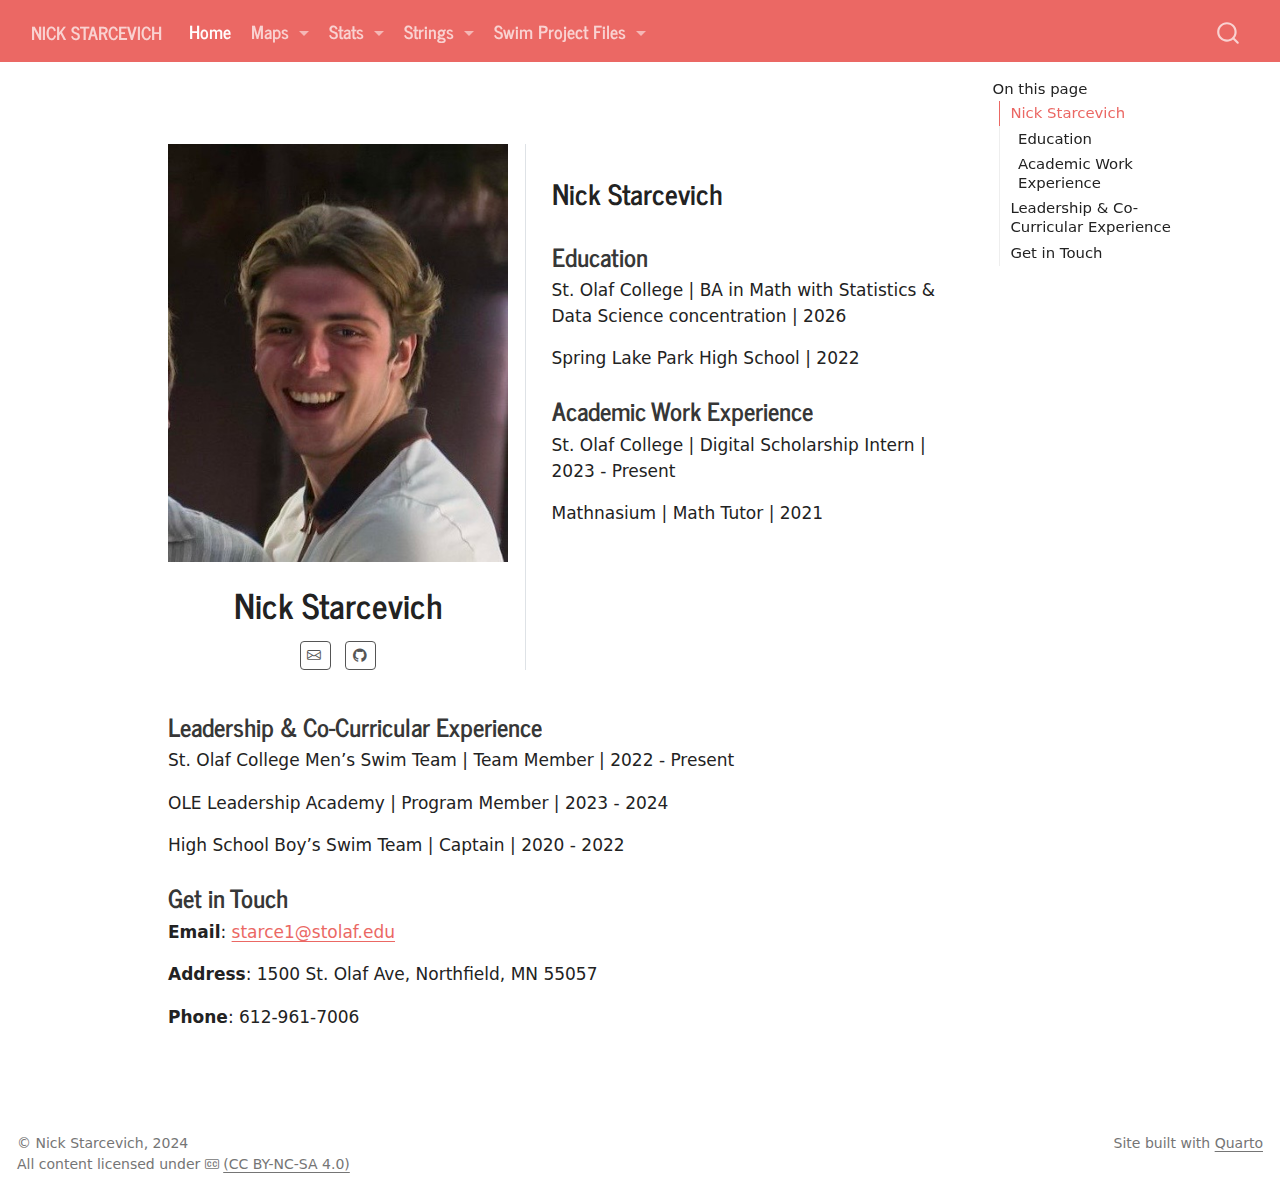
<file: docs/index.html>
<!DOCTYPE html>
<html xmlns="http://www.w3.org/1999/xhtml" lang="en" xml:lang="en"><head>

<meta charset="utf-8">
<meta name="generator" content="quarto-1.4.555">

<meta name="viewport" content="width=device-width, initial-scale=1.0, user-scalable=yes">


<title>Nick Starcevich</title>
<style>
code{white-space: pre-wrap;}
span.smallcaps{font-variant: small-caps;}
div.columns{display: flex; gap: min(4vw, 1.5em);}
div.column{flex: auto; overflow-x: auto;}
div.hanging-indent{margin-left: 1.5em; text-indent: -1.5em;}
ul.task-list{list-style: none;}
ul.task-list li input[type="checkbox"] {
  width: 0.8em;
  margin: 0 0.8em 0.2em -1em; /* quarto-specific, see https://github.com/quarto-dev/quarto-cli/issues/4556 */ 
  vertical-align: middle;
}
</style>


<script src="site_libs/quarto-nav/quarto-nav.js"></script>
<script src="site_libs/quarto-nav/headroom.min.js"></script>
<script src="site_libs/clipboard/clipboard.min.js"></script>
<script src="site_libs/quarto-search/autocomplete.umd.js"></script>
<script src="site_libs/quarto-search/fuse.min.js"></script>
<script src="site_libs/quarto-search/quarto-search.js"></script>
<meta name="quarto:offset" content="./">
<script src="site_libs/quarto-html/quarto.js"></script>
<script src="site_libs/quarto-html/popper.min.js"></script>
<script src="site_libs/quarto-html/tippy.umd.min.js"></script>
<link href="site_libs/quarto-html/tippy.css" rel="stylesheet">
<link href="site_libs/quarto-html/quarto-syntax-highlighting.css" rel="stylesheet" id="quarto-text-highlighting-styles">
<script src="site_libs/bootstrap/bootstrap.min.js"></script>
<link href="site_libs/bootstrap/bootstrap-icons.css" rel="stylesheet">
<link href="site_libs/bootstrap/bootstrap.min.css" rel="stylesheet" id="quarto-bootstrap" data-mode="light">
<script id="quarto-search-options" type="application/json">{
  "location": "navbar",
  "copy-button": false,
  "collapse-after": 3,
  "panel-placement": "end",
  "type": "overlay",
  "limit": 50,
  "keyboard-shortcut": [
    "f",
    "/",
    "s"
  ],
  "show-item-context": false,
  "language": {
    "search-no-results-text": "No results",
    "search-matching-documents-text": "matching documents",
    "search-copy-link-title": "Copy link to search",
    "search-hide-matches-text": "Hide additional matches",
    "search-more-match-text": "more match in this document",
    "search-more-matches-text": "more matches in this document",
    "search-clear-button-title": "Clear",
    "search-text-placeholder": "",
    "search-detached-cancel-button-title": "Cancel",
    "search-submit-button-title": "Submit",
    "search-label": "Search"
  }
}</script>


<link rel="stylesheet" href="styles.css">
</head>

<body class="nav-fixed">

<div id="quarto-search-results"></div>
  <header id="quarto-header" class="headroom fixed-top">
    <nav class="navbar navbar-expand-lg " data-bs-theme="dark">
      <div class="navbar-container container-fluid">
      <div class="navbar-brand-container mx-auto">
    <a class="navbar-brand" href="./index.html">
    <span class="navbar-title">Nick Starcevich</span>
    </a>
  </div>
            <div id="quarto-search" class="" title="Search"></div>
          <button class="navbar-toggler" type="button" data-bs-toggle="collapse" data-bs-target="#navbarCollapse" aria-controls="navbarCollapse" aria-expanded="false" aria-label="Toggle navigation" onclick="if (window.quartoToggleHeadroom) { window.quartoToggleHeadroom(); }">
  <span class="navbar-toggler-icon"></span>
</button>
          <div class="collapse navbar-collapse" id="navbarCollapse">
            <ul class="navbar-nav navbar-nav-scroll me-auto">
  <li class="nav-item">
    <a class="nav-link active" href="./index.html" aria-current="page"> 
<span class="menu-text">Home</span></a>
  </li>  
  <li class="nav-item dropdown ">
    <a class="nav-link dropdown-toggle" href="#" id="nav-menu-maps" role="button" data-bs-toggle="dropdown" aria-expanded="false">
 <span class="menu-text">Maps</span>
    </a>
    <ul class="dropdown-menu" aria-labelledby="nav-menu-maps">    
        <li>
    <a class="dropdown-item" href="./part1.html">
 <span class="dropdown-text">US States</span></a>
  </li>  
        <li>
    <a class="dropdown-item" href="./part2.html">
 <span class="dropdown-text">Wisconsin Districts</span></a>
  </li>  
    </ul>
  </li>
  <li class="nav-item dropdown ">
    <a class="nav-link dropdown-toggle" href="#" id="nav-menu-stats" role="button" data-bs-toggle="dropdown" aria-expanded="false">
 <span class="menu-text">Stats</span>
    </a>
    <ul class="dropdown-menu" aria-labelledby="nav-menu-stats">    
        <li>
    <a class="dropdown-item" href="./stat_project.html">
 <span class="dropdown-text">Mini Project 2</span></a>
  </li>  
    </ul>
  </li>
  <li class="nav-item dropdown ">
    <a class="nav-link dropdown-toggle" href="#" id="nav-menu-strings" role="button" data-bs-toggle="dropdown" aria-expanded="false">
 <span class="menu-text">Strings</span>
    </a>
    <ul class="dropdown-menu" aria-labelledby="nav-menu-strings">    
        <li>
    <a class="dropdown-item" href="./nyt_sentiment_analysis.html">
 <span class="dropdown-text">Mini Project Part 3</span></a>
  </li>  
    </ul>
  </li>
  <li class="nav-item dropdown ">
    <a class="nav-link dropdown-toggle" href="#" id="nav-menu-swim-project-files" role="button" data-bs-toggle="dropdown" aria-expanded="false">
 <span class="menu-text">Swim Project Files</span>
    </a>
    <ul class="dropdown-menu" aria-labelledby="nav-menu-swim-project-files">    
        <li>
    <a class="dropdown-item" href="./record_history_2.pdf">
 <span class="dropdown-text"></span></a>
  </li>  
        <li>
    <a class="dropdown-item" href="./methods_and_calculations.pdf">
 <span class="dropdown-text"></span></a>
  </li>  
    </ul>
  </li>
</ul>
          </div> <!-- /navcollapse -->
          <div class="quarto-navbar-tools">
</div>
      </div> <!-- /container-fluid -->
    </nav>
</header>
<!-- content -->
<div id="quarto-content" class="quarto-container page-columns page-rows-contents page-layout-article page-navbar">
<!-- sidebar -->
<!-- margin-sidebar -->
    <div id="quarto-margin-sidebar" class="sidebar margin-sidebar">
        <nav id="TOC" role="doc-toc" class="toc-active">
    <h2 id="toc-title">On this page</h2>
   
  <ul>
  <li><a href="#nick-starcevich" id="toc-nick-starcevich" class="nav-link active" data-scroll-target="#nick-starcevich">Nick Starcevich</a>
  <ul class="collapse">
  <li><a href="#education" id="toc-education" class="nav-link" data-scroll-target="#education">Education</a></li>
  <li><a href="#academic-work-experience" id="toc-academic-work-experience" class="nav-link" data-scroll-target="#academic-work-experience">Academic Work Experience</a></li>
  </ul></li>
  <li><a href="#leadership-co-curricular-experience" id="toc-leadership-co-curricular-experience" class="nav-link" data-scroll-target="#leadership-co-curricular-experience">Leadership &amp; Co-Curricular Experience</a></li>
  <li><a href="#get-in-touch" id="toc-get-in-touch" class="nav-link" data-scroll-target="#get-in-touch">Get in Touch</a></li>
  </ul>
</nav>
    </div>
<!-- main -->
<main class="content" id="quarto-document-content">




<div class="quarto-about-trestles content">
  <div class="about-entity">
    <img src="images/profilepic.jpeg" class="about-image
  rectangle " style="width: 20em;">
<header id="title-block-header" class="quarto-title-block default">
<div class="quarto-title">
<h1 class="title">Nick Starcevich</h1>
</div>
<div class="quarto-title-meta">
  </div>
</header>
    <div class="about-links">
  <a href="mailto:starce1@stolaf.edu" class="about-link" rel="" target="">
    <i class="bi bi-envelope"></i>
     <span class="about-link-text"></span>
  </a>
  <a href="https://github.com/starce1" class="about-link" rel="" target="">
    <i class="bi bi-github"></i>
     <span class="about-link-text"></span>
  </a>
</div>
  </div>
  <div class="about-contents"><div id="intro-heading">
<section id="nick-starcevich" class="level2">
<h2 data-anchor-id="nick-starcevich">Nick Starcevich</h2>
<section id="education" class="level3">
<h3 data-anchor-id="education">Education</h3>
<p>St.&nbsp;Olaf College | BA in Math with Statistics &amp; Data Science concentration | 2026</p>
<p>Spring Lake Park High School | 2022</p>
</section>
<section id="academic-work-experience" class="level3">
<h3 data-anchor-id="academic-work-experience">Academic Work Experience</h3>
<p>St.&nbsp;Olaf College | Digital Scholarship Intern | 2023 - Present</p>
<p>Mathnasium | Math Tutor | 2021</p>
</section>
</section>
</div></div>
</div>

<section id="leadership-co-curricular-experience" class="level3">
<h3 data-anchor-id="leadership-co-curricular-experience">Leadership &amp; Co-Curricular Experience</h3>
<p>St.&nbsp;Olaf College Men’s Swim Team | Team Member | 2022 - Present</p>
<p>OLE Leadership Academy | Program Member | 2023 - 2024</p>
<p>High School Boy’s Swim Team | Captain | 2020 - 2022</p>
</section>
<section id="get-in-touch" class="level3">
<h3 data-anchor-id="get-in-touch">Get in Touch</h3>
<p><strong>Email</strong>: <a href="mailto:starce1@stolaf.edu">starce1@stolaf.edu</a></p>
<p><strong>Address</strong>: 1500 St.&nbsp;Olaf Ave, Northfield, MN 55057</p>
<p><strong>Phone</strong>: 612-961-7006</p>



</section>

</main> <!-- /main -->
<script id="quarto-html-after-body" type="application/javascript">
window.document.addEventListener("DOMContentLoaded", function (event) {
  const toggleBodyColorMode = (bsSheetEl) => {
    const mode = bsSheetEl.getAttribute("data-mode");
    const bodyEl = window.document.querySelector("body");
    if (mode === "dark") {
      bodyEl.classList.add("quarto-dark");
      bodyEl.classList.remove("quarto-light");
    } else {
      bodyEl.classList.add("quarto-light");
      bodyEl.classList.remove("quarto-dark");
    }
  }
  const toggleBodyColorPrimary = () => {
    const bsSheetEl = window.document.querySelector("link#quarto-bootstrap");
    if (bsSheetEl) {
      toggleBodyColorMode(bsSheetEl);
    }
  }
  toggleBodyColorPrimary();  
  const isCodeAnnotation = (el) => {
    for (const clz of el.classList) {
      if (clz.startsWith('code-annotation-')) {                     
        return true;
      }
    }
    return false;
  }
  const clipboard = new window.ClipboardJS('.code-copy-button', {
    text: function(trigger) {
      const codeEl = trigger.previousElementSibling.cloneNode(true);
      for (const childEl of codeEl.children) {
        if (isCodeAnnotation(childEl)) {
          childEl.remove();
        }
      }
      return codeEl.innerText;
    }
  });
  clipboard.on('success', function(e) {
    // button target
    const button = e.trigger;
    // don't keep focus
    button.blur();
    // flash "checked"
    button.classList.add('code-copy-button-checked');
    var currentTitle = button.getAttribute("title");
    button.setAttribute("title", "Copied!");
    let tooltip;
    if (window.bootstrap) {
      button.setAttribute("data-bs-toggle", "tooltip");
      button.setAttribute("data-bs-placement", "left");
      button.setAttribute("data-bs-title", "Copied!");
      tooltip = new bootstrap.Tooltip(button, 
        { trigger: "manual", 
          customClass: "code-copy-button-tooltip",
          offset: [0, -8]});
      tooltip.show();    
    }
    setTimeout(function() {
      if (tooltip) {
        tooltip.hide();
        button.removeAttribute("data-bs-title");
        button.removeAttribute("data-bs-toggle");
        button.removeAttribute("data-bs-placement");
      }
      button.setAttribute("title", currentTitle);
      button.classList.remove('code-copy-button-checked');
    }, 1000);
    // clear code selection
    e.clearSelection();
  });
    var localhostRegex = new RegExp(/^(?:http|https):\/\/localhost\:?[0-9]*\//);
    var mailtoRegex = new RegExp(/^mailto:/);
      var filterRegex = new RegExp('/' + window.location.host + '/');
    var isInternal = (href) => {
        return filterRegex.test(href) || localhostRegex.test(href) || mailtoRegex.test(href);
    }
    // Inspect non-navigation links and adorn them if external
 	var links = window.document.querySelectorAll('a[href]:not(.nav-link):not(.navbar-brand):not(.toc-action):not(.sidebar-link):not(.sidebar-item-toggle):not(.pagination-link):not(.no-external):not([aria-hidden]):not(.dropdown-item):not(.quarto-navigation-tool)');
    for (var i=0; i<links.length; i++) {
      const link = links[i];
      if (!isInternal(link.href)) {
        // undo the damage that might have been done by quarto-nav.js in the case of
        // links that we want to consider external
        if (link.dataset.originalHref !== undefined) {
          link.href = link.dataset.originalHref;
        }
      }
    }
  function tippyHover(el, contentFn, onTriggerFn, onUntriggerFn) {
    const config = {
      allowHTML: true,
      maxWidth: 500,
      delay: 100,
      arrow: false,
      appendTo: function(el) {
          return el.parentElement;
      },
      interactive: true,
      interactiveBorder: 10,
      theme: 'quarto',
      placement: 'bottom-start',
    };
    if (contentFn) {
      config.content = contentFn;
    }
    if (onTriggerFn) {
      config.onTrigger = onTriggerFn;
    }
    if (onUntriggerFn) {
      config.onUntrigger = onUntriggerFn;
    }
    window.tippy(el, config); 
  }
  const noterefs = window.document.querySelectorAll('a[role="doc-noteref"]');
  for (var i=0; i<noterefs.length; i++) {
    const ref = noterefs[i];
    tippyHover(ref, function() {
      // use id or data attribute instead here
      let href = ref.getAttribute('data-footnote-href') || ref.getAttribute('href');
      try { href = new URL(href).hash; } catch {}
      const id = href.replace(/^#\/?/, "");
      const note = window.document.getElementById(id);
      if (note) {
        return note.innerHTML;
      } else {
        return "";
      }
    });
  }
  const xrefs = window.document.querySelectorAll('a.quarto-xref');
  const processXRef = (id, note) => {
    // Strip column container classes
    const stripColumnClz = (el) => {
      el.classList.remove("page-full", "page-columns");
      if (el.children) {
        for (const child of el.children) {
          stripColumnClz(child);
        }
      }
    }
    stripColumnClz(note)
    if (id === null || id.startsWith('sec-')) {
      // Special case sections, only their first couple elements
      const container = document.createElement("div");
      if (note.children && note.children.length > 2) {
        container.appendChild(note.children[0].cloneNode(true));
        for (let i = 1; i < note.children.length; i++) {
          const child = note.children[i];
          if (child.tagName === "P" && child.innerText === "") {
            continue;
          } else {
            container.appendChild(child.cloneNode(true));
            break;
          }
        }
        if (window.Quarto?.typesetMath) {
          window.Quarto.typesetMath(container);
        }
        return container.innerHTML
      } else {
        if (window.Quarto?.typesetMath) {
          window.Quarto.typesetMath(note);
        }
        return note.innerHTML;
      }
    } else {
      // Remove any anchor links if they are present
      const anchorLink = note.querySelector('a.anchorjs-link');
      if (anchorLink) {
        anchorLink.remove();
      }
      if (window.Quarto?.typesetMath) {
        window.Quarto.typesetMath(note);
      }
      // TODO in 1.5, we should make sure this works without a callout special case
      if (note.classList.contains("callout")) {
        return note.outerHTML;
      } else {
        return note.innerHTML;
      }
    }
  }
  for (var i=0; i<xrefs.length; i++) {
    const xref = xrefs[i];
    tippyHover(xref, undefined, function(instance) {
      instance.disable();
      let url = xref.getAttribute('href');
      let hash = undefined; 
      if (url.startsWith('#')) {
        hash = url;
      } else {
        try { hash = new URL(url).hash; } catch {}
      }
      if (hash) {
        const id = hash.replace(/^#\/?/, "");
        const note = window.document.getElementById(id);
        if (note !== null) {
          try {
            const html = processXRef(id, note.cloneNode(true));
            instance.setContent(html);
          } finally {
            instance.enable();
            instance.show();
          }
        } else {
          // See if we can fetch this
          fetch(url.split('#')[0])
          .then(res => res.text())
          .then(html => {
            const parser = new DOMParser();
            const htmlDoc = parser.parseFromString(html, "text/html");
            const note = htmlDoc.getElementById(id);
            if (note !== null) {
              const html = processXRef(id, note);
              instance.setContent(html);
            } 
          }).finally(() => {
            instance.enable();
            instance.show();
          });
        }
      } else {
        // See if we can fetch a full url (with no hash to target)
        // This is a special case and we should probably do some content thinning / targeting
        fetch(url)
        .then(res => res.text())
        .then(html => {
          const parser = new DOMParser();
          const htmlDoc = parser.parseFromString(html, "text/html");
          const note = htmlDoc.querySelector('main.content');
          if (note !== null) {
            // This should only happen for chapter cross references
            // (since there is no id in the URL)
            // remove the first header
            if (note.children.length > 0 && note.children[0].tagName === "HEADER") {
              note.children[0].remove();
            }
            const html = processXRef(null, note);
            instance.setContent(html);
          } 
        }).finally(() => {
          instance.enable();
          instance.show();
        });
      }
    }, function(instance) {
    });
  }
      let selectedAnnoteEl;
      const selectorForAnnotation = ( cell, annotation) => {
        let cellAttr = 'data-code-cell="' + cell + '"';
        let lineAttr = 'data-code-annotation="' +  annotation + '"';
        const selector = 'span[' + cellAttr + '][' + lineAttr + ']';
        return selector;
      }
      const selectCodeLines = (annoteEl) => {
        const doc = window.document;
        const targetCell = annoteEl.getAttribute("data-target-cell");
        const targetAnnotation = annoteEl.getAttribute("data-target-annotation");
        const annoteSpan = window.document.querySelector(selectorForAnnotation(targetCell, targetAnnotation));
        const lines = annoteSpan.getAttribute("data-code-lines").split(",");
        const lineIds = lines.map((line) => {
          return targetCell + "-" + line;
        })
        let top = null;
        let height = null;
        let parent = null;
        if (lineIds.length > 0) {
            //compute the position of the single el (top and bottom and make a div)
            const el = window.document.getElementById(lineIds[0]);
            top = el.offsetTop;
            height = el.offsetHeight;
            parent = el.parentElement.parentElement;
          if (lineIds.length > 1) {
            const lastEl = window.document.getElementById(lineIds[lineIds.length - 1]);
            const bottom = lastEl.offsetTop + lastEl.offsetHeight;
            height = bottom - top;
          }
          if (top !== null && height !== null && parent !== null) {
            // cook up a div (if necessary) and position it 
            let div = window.document.getElementById("code-annotation-line-highlight");
            if (div === null) {
              div = window.document.createElement("div");
              div.setAttribute("id", "code-annotation-line-highlight");
              div.style.position = 'absolute';
              parent.appendChild(div);
            }
            div.style.top = top - 2 + "px";
            div.style.height = height + 4 + "px";
            div.style.left = 0;
            let gutterDiv = window.document.getElementById("code-annotation-line-highlight-gutter");
            if (gutterDiv === null) {
              gutterDiv = window.document.createElement("div");
              gutterDiv.setAttribute("id", "code-annotation-line-highlight-gutter");
              gutterDiv.style.position = 'absolute';
              const codeCell = window.document.getElementById(targetCell);
              const gutter = codeCell.querySelector('.code-annotation-gutter');
              gutter.appendChild(gutterDiv);
            }
            gutterDiv.style.top = top - 2 + "px";
            gutterDiv.style.height = height + 4 + "px";
          }
          selectedAnnoteEl = annoteEl;
        }
      };
      const unselectCodeLines = () => {
        const elementsIds = ["code-annotation-line-highlight", "code-annotation-line-highlight-gutter"];
        elementsIds.forEach((elId) => {
          const div = window.document.getElementById(elId);
          if (div) {
            div.remove();
          }
        });
        selectedAnnoteEl = undefined;
      };
        // Handle positioning of the toggle
    window.addEventListener(
      "resize",
      throttle(() => {
        elRect = undefined;
        if (selectedAnnoteEl) {
          selectCodeLines(selectedAnnoteEl);
        }
      }, 10)
    );
    function throttle(fn, ms) {
    let throttle = false;
    let timer;
      return (...args) => {
        if(!throttle) { // first call gets through
            fn.apply(this, args);
            throttle = true;
        } else { // all the others get throttled
            if(timer) clearTimeout(timer); // cancel #2
            timer = setTimeout(() => {
              fn.apply(this, args);
              timer = throttle = false;
            }, ms);
        }
      };
    }
      // Attach click handler to the DT
      const annoteDls = window.document.querySelectorAll('dt[data-target-cell]');
      for (const annoteDlNode of annoteDls) {
        annoteDlNode.addEventListener('click', (event) => {
          const clickedEl = event.target;
          if (clickedEl !== selectedAnnoteEl) {
            unselectCodeLines();
            const activeEl = window.document.querySelector('dt[data-target-cell].code-annotation-active');
            if (activeEl) {
              activeEl.classList.remove('code-annotation-active');
            }
            selectCodeLines(clickedEl);
            clickedEl.classList.add('code-annotation-active');
          } else {
            // Unselect the line
            unselectCodeLines();
            clickedEl.classList.remove('code-annotation-active');
          }
        });
      }
  const findCites = (el) => {
    const parentEl = el.parentElement;
    if (parentEl) {
      const cites = parentEl.dataset.cites;
      if (cites) {
        return {
          el,
          cites: cites.split(' ')
        };
      } else {
        return findCites(el.parentElement)
      }
    } else {
      return undefined;
    }
  };
  var bibliorefs = window.document.querySelectorAll('a[role="doc-biblioref"]');
  for (var i=0; i<bibliorefs.length; i++) {
    const ref = bibliorefs[i];
    const citeInfo = findCites(ref);
    if (citeInfo) {
      tippyHover(citeInfo.el, function() {
        var popup = window.document.createElement('div');
        citeInfo.cites.forEach(function(cite) {
          var citeDiv = window.document.createElement('div');
          citeDiv.classList.add('hanging-indent');
          citeDiv.classList.add('csl-entry');
          var biblioDiv = window.document.getElementById('ref-' + cite);
          if (biblioDiv) {
            citeDiv.innerHTML = biblioDiv.innerHTML;
          }
          popup.appendChild(citeDiv);
        });
        return popup.innerHTML;
      });
    }
  }
});
</script>
</div> <!-- /content -->
<footer class="footer">
  <div class="nav-footer">
    <div class="nav-footer-left">
<p>© Nick Starcevich, 2024<br> All content licensed under <i class="bi-badge-cc"></i> <a href="http://creativecommons.org/licenses/by-nc-sa/4.0/">(CC BY-NC-SA 4.0)</a></p>
</div>   
    <div class="nav-footer-center">
      &nbsp;
    </div>
    <div class="nav-footer-right">
<p>Site built with <a href="https://quarto.org/">Quarto</a></p>
</div>
  </div>
</footer>




</body></html>
</file>
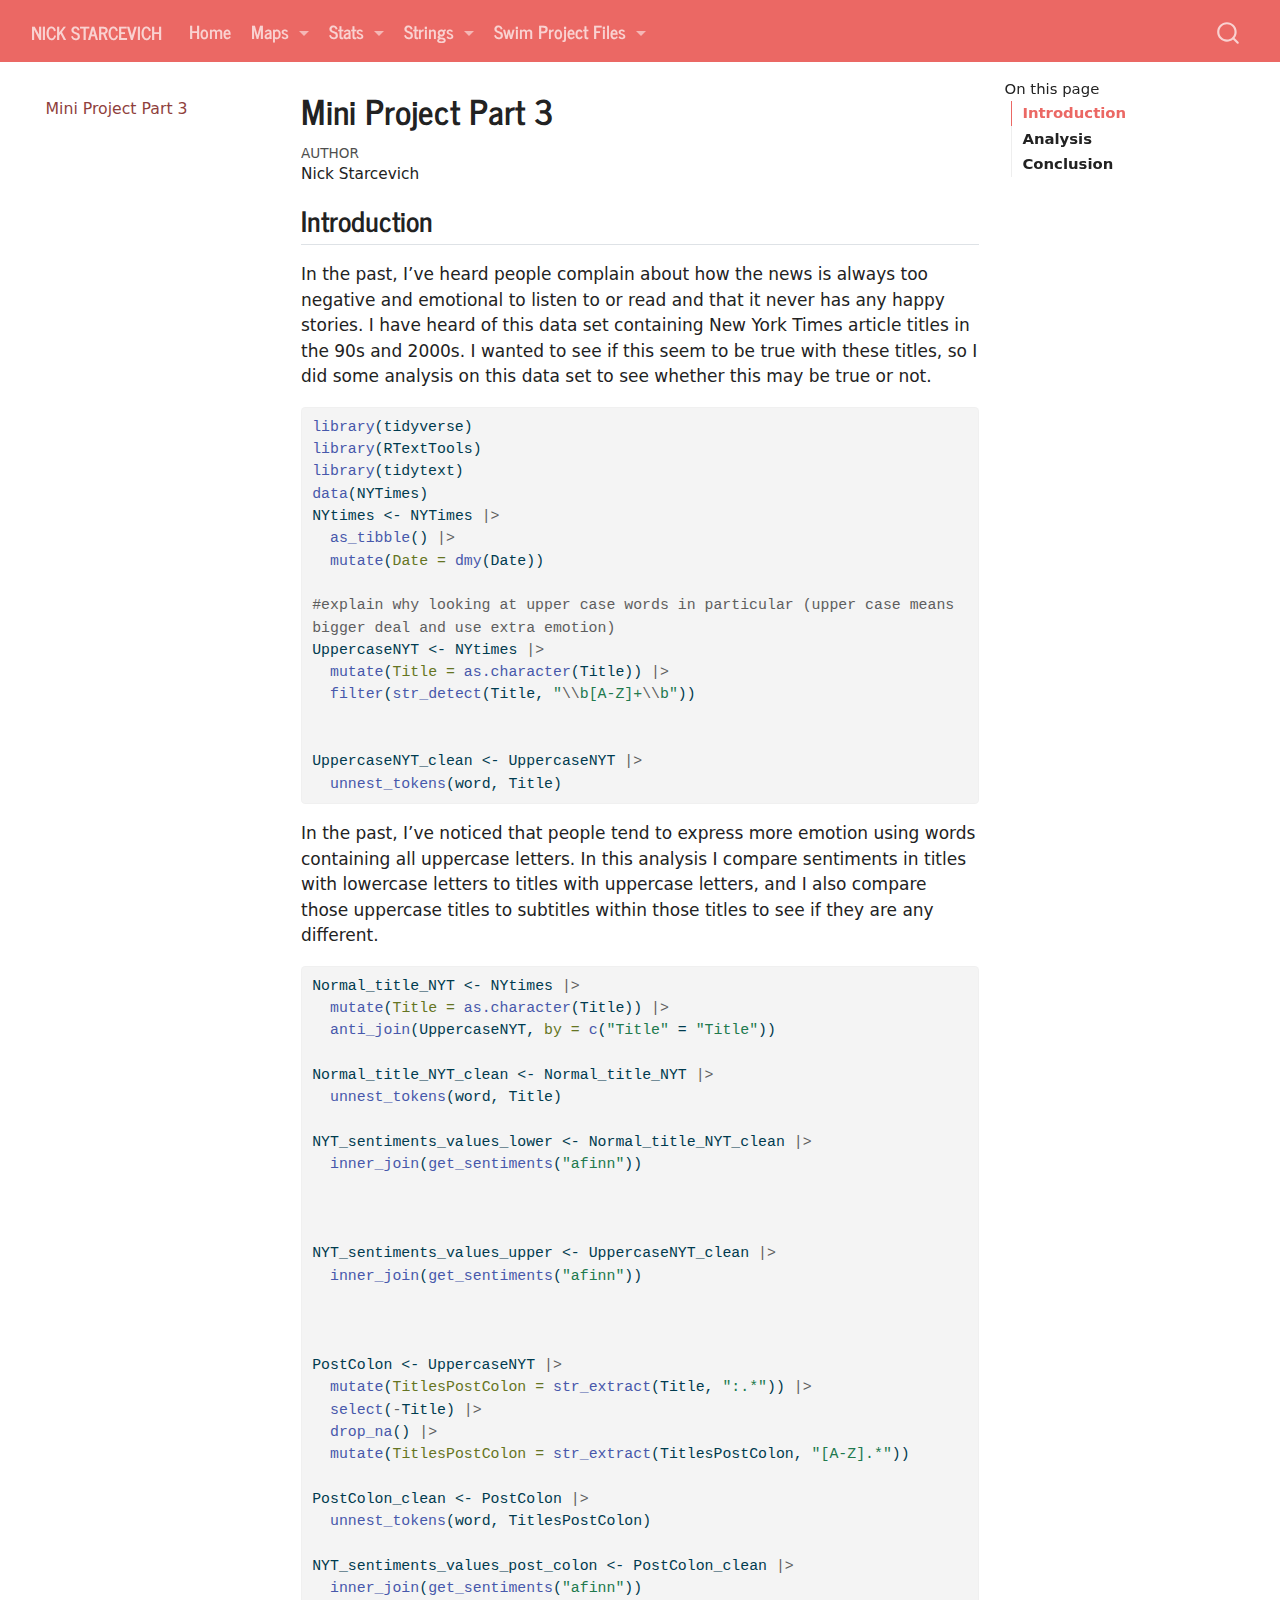
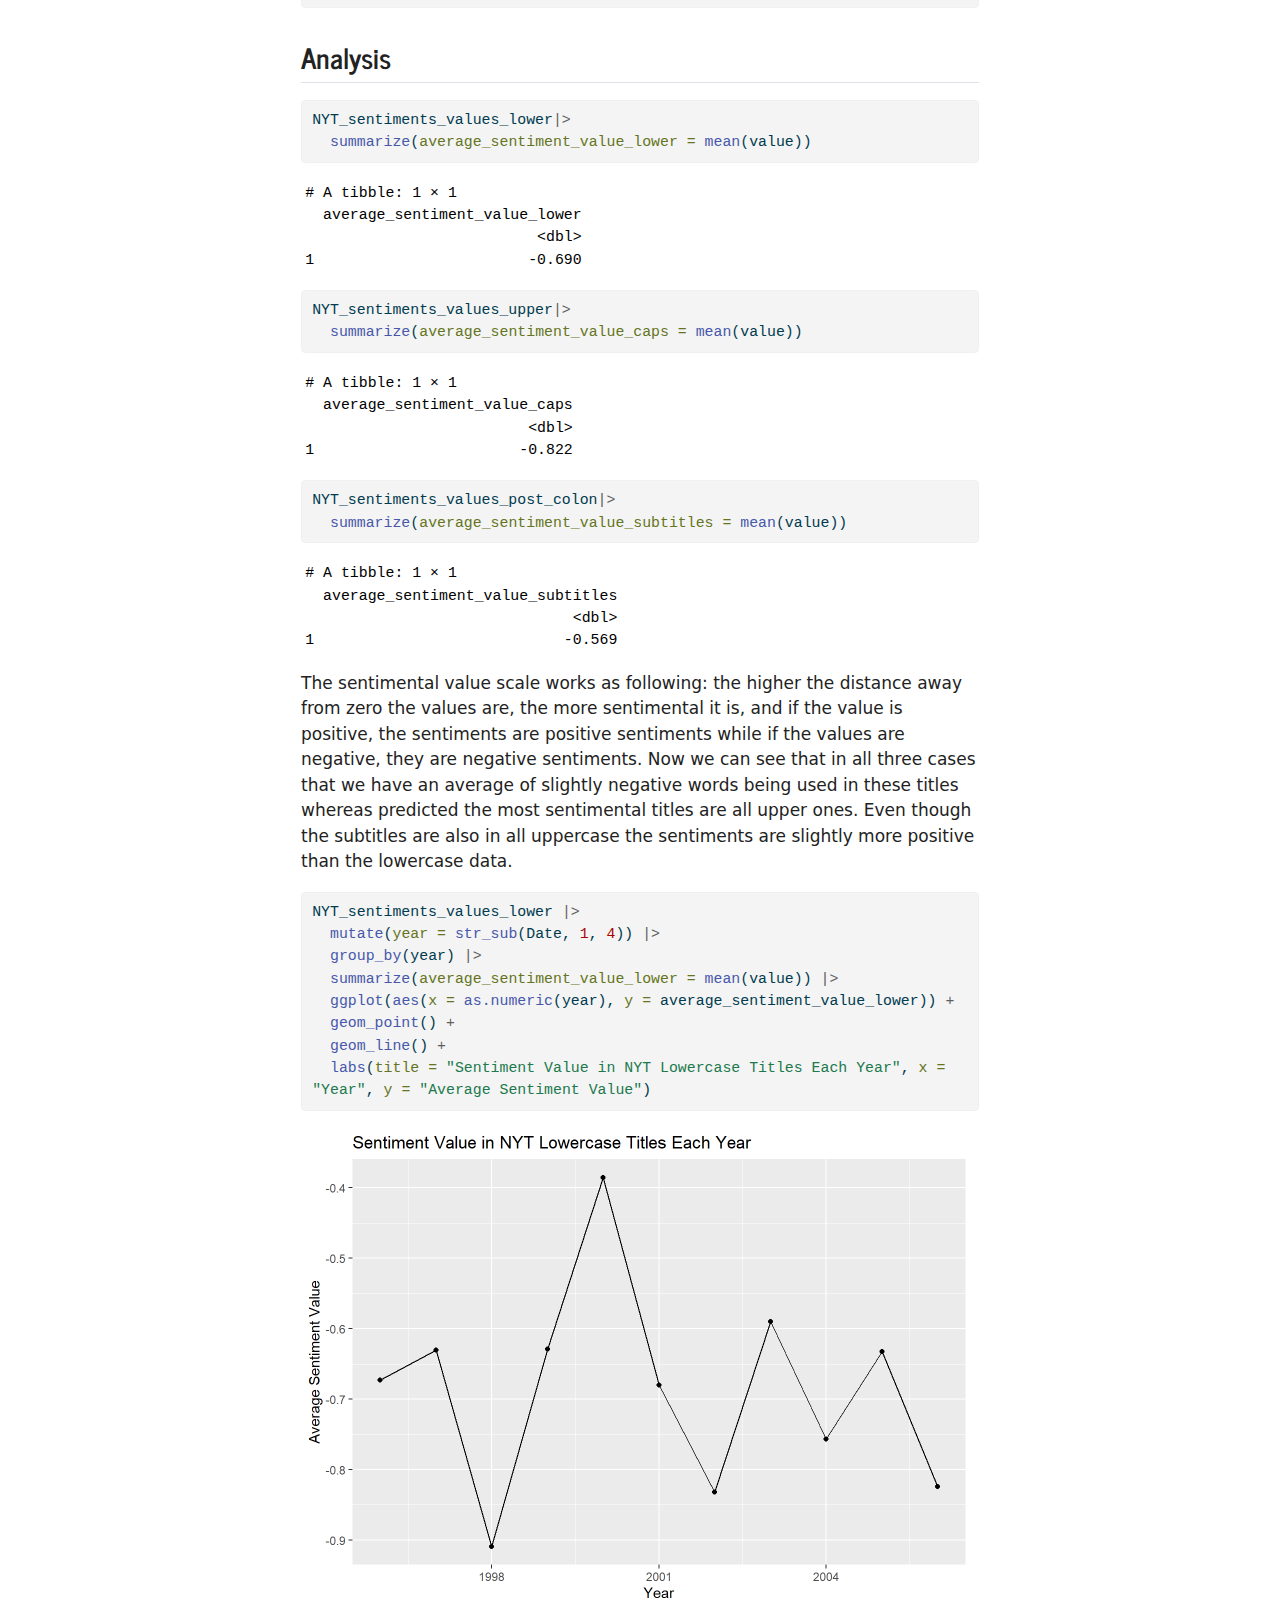
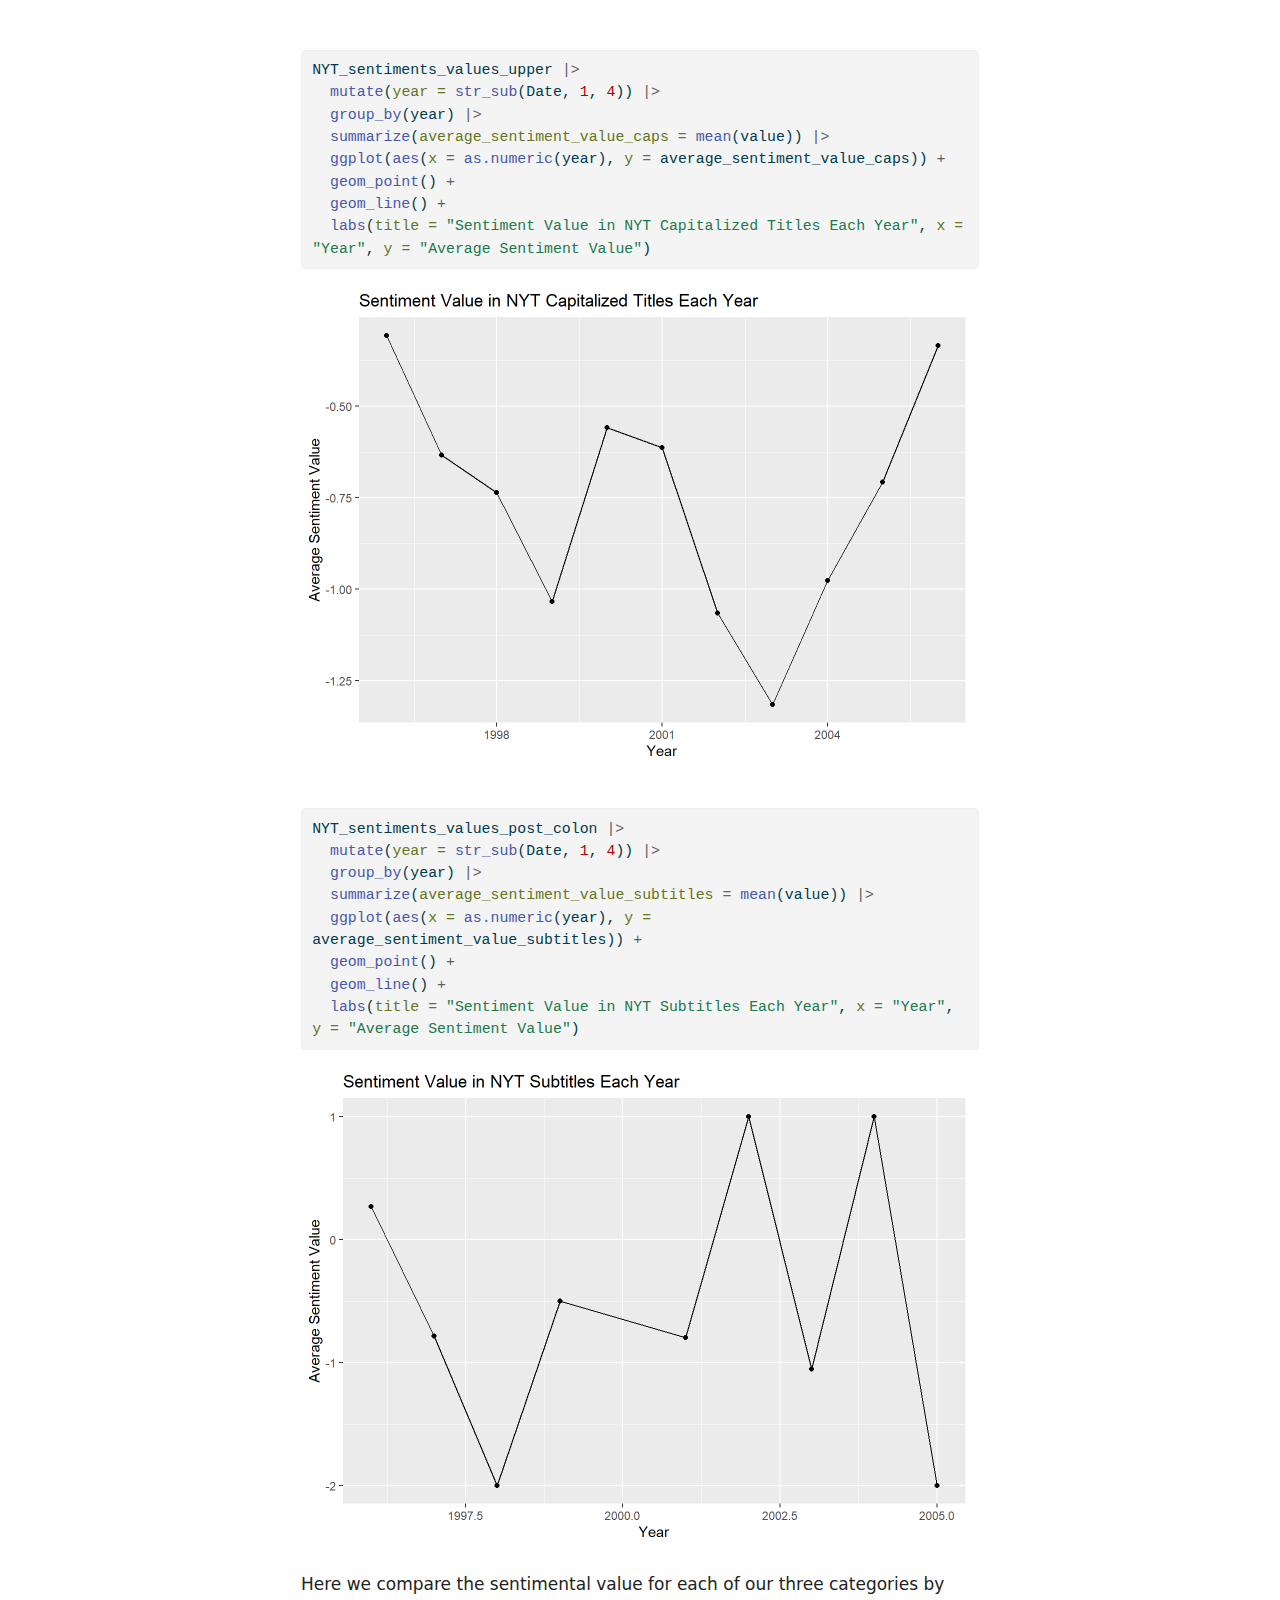
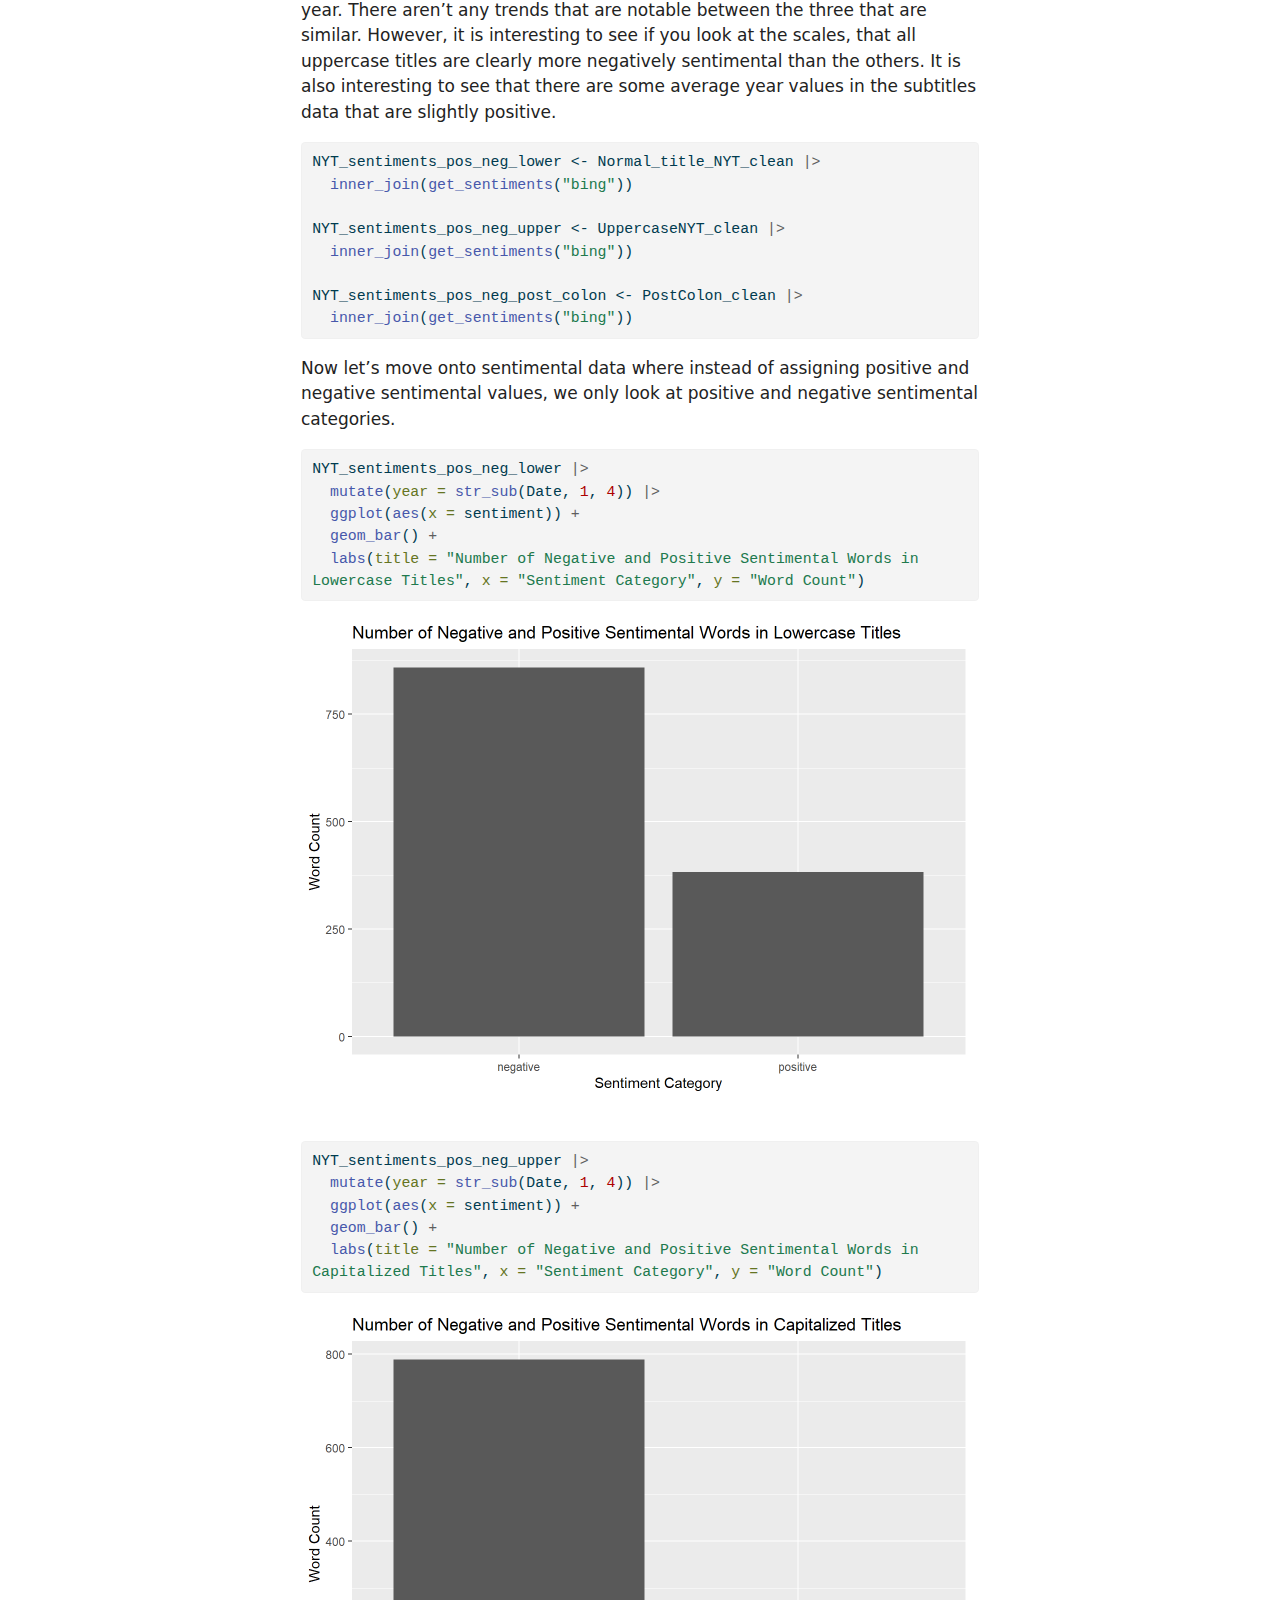
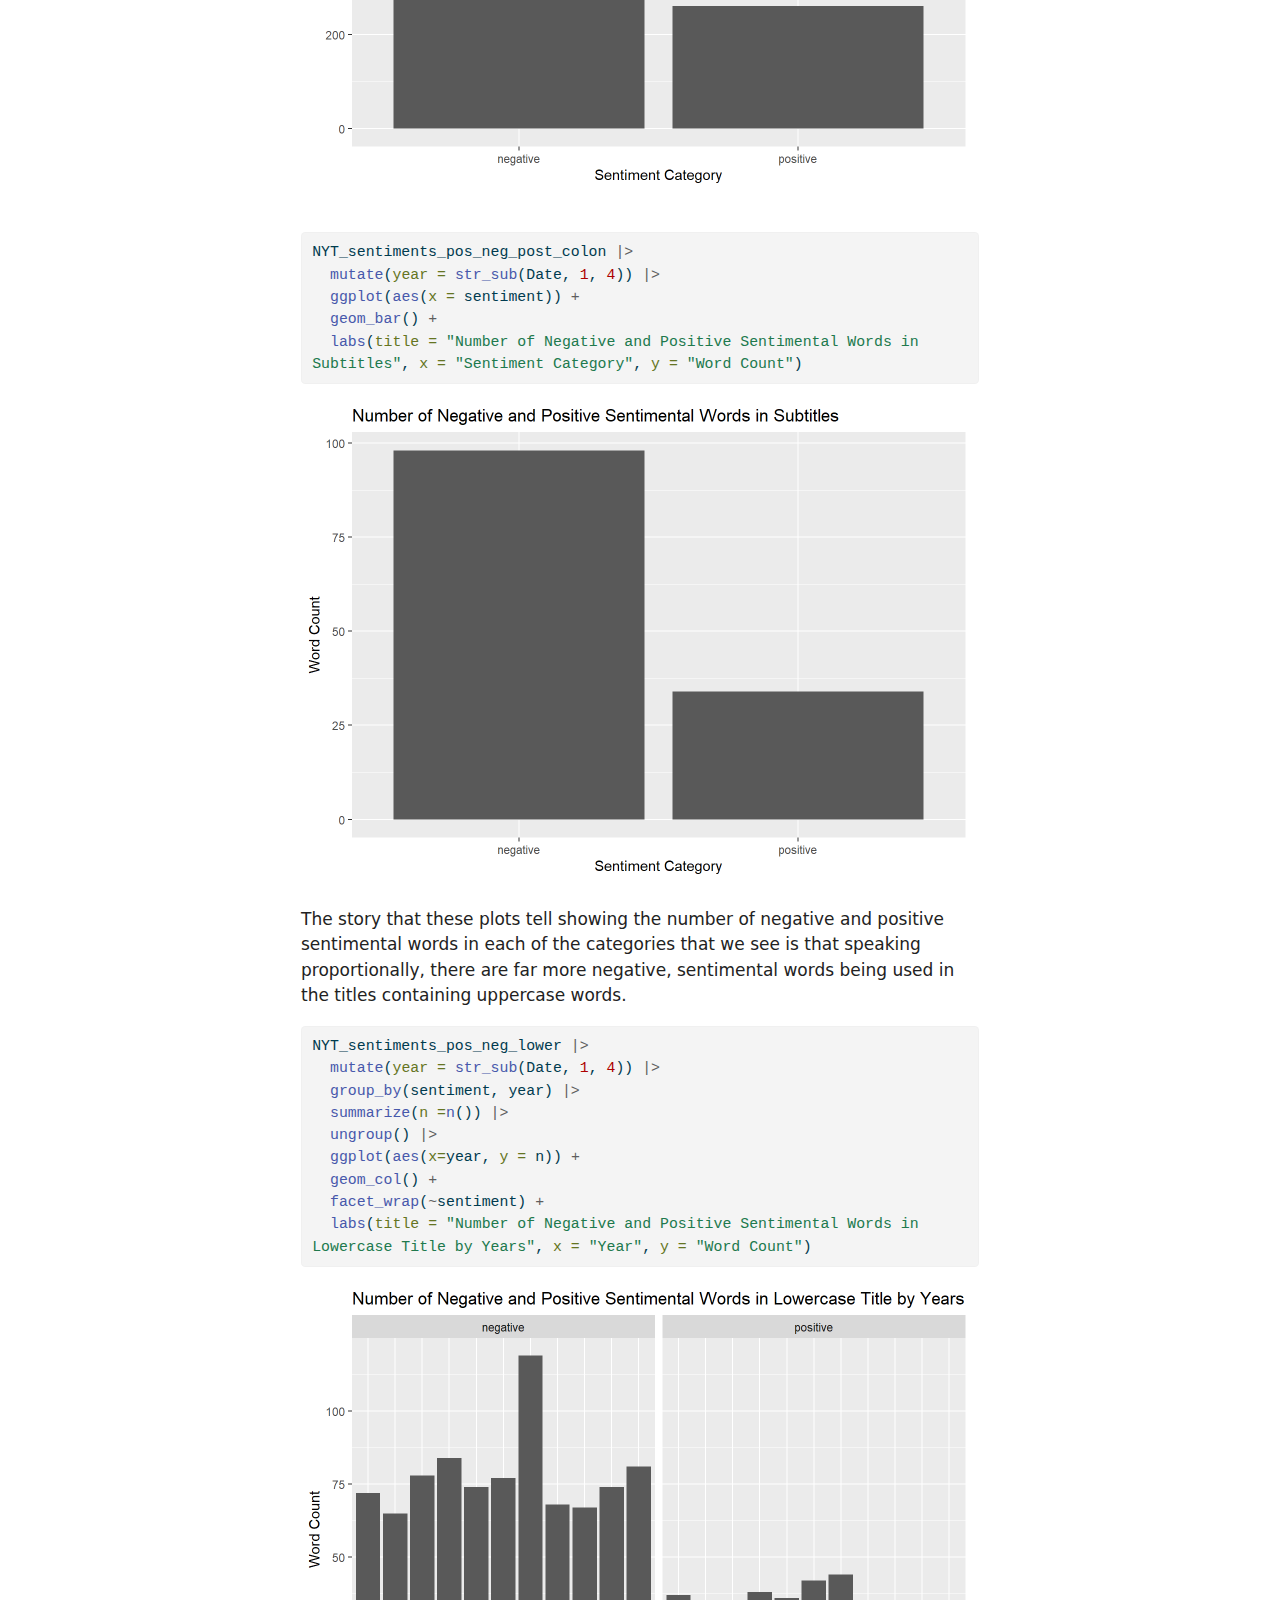
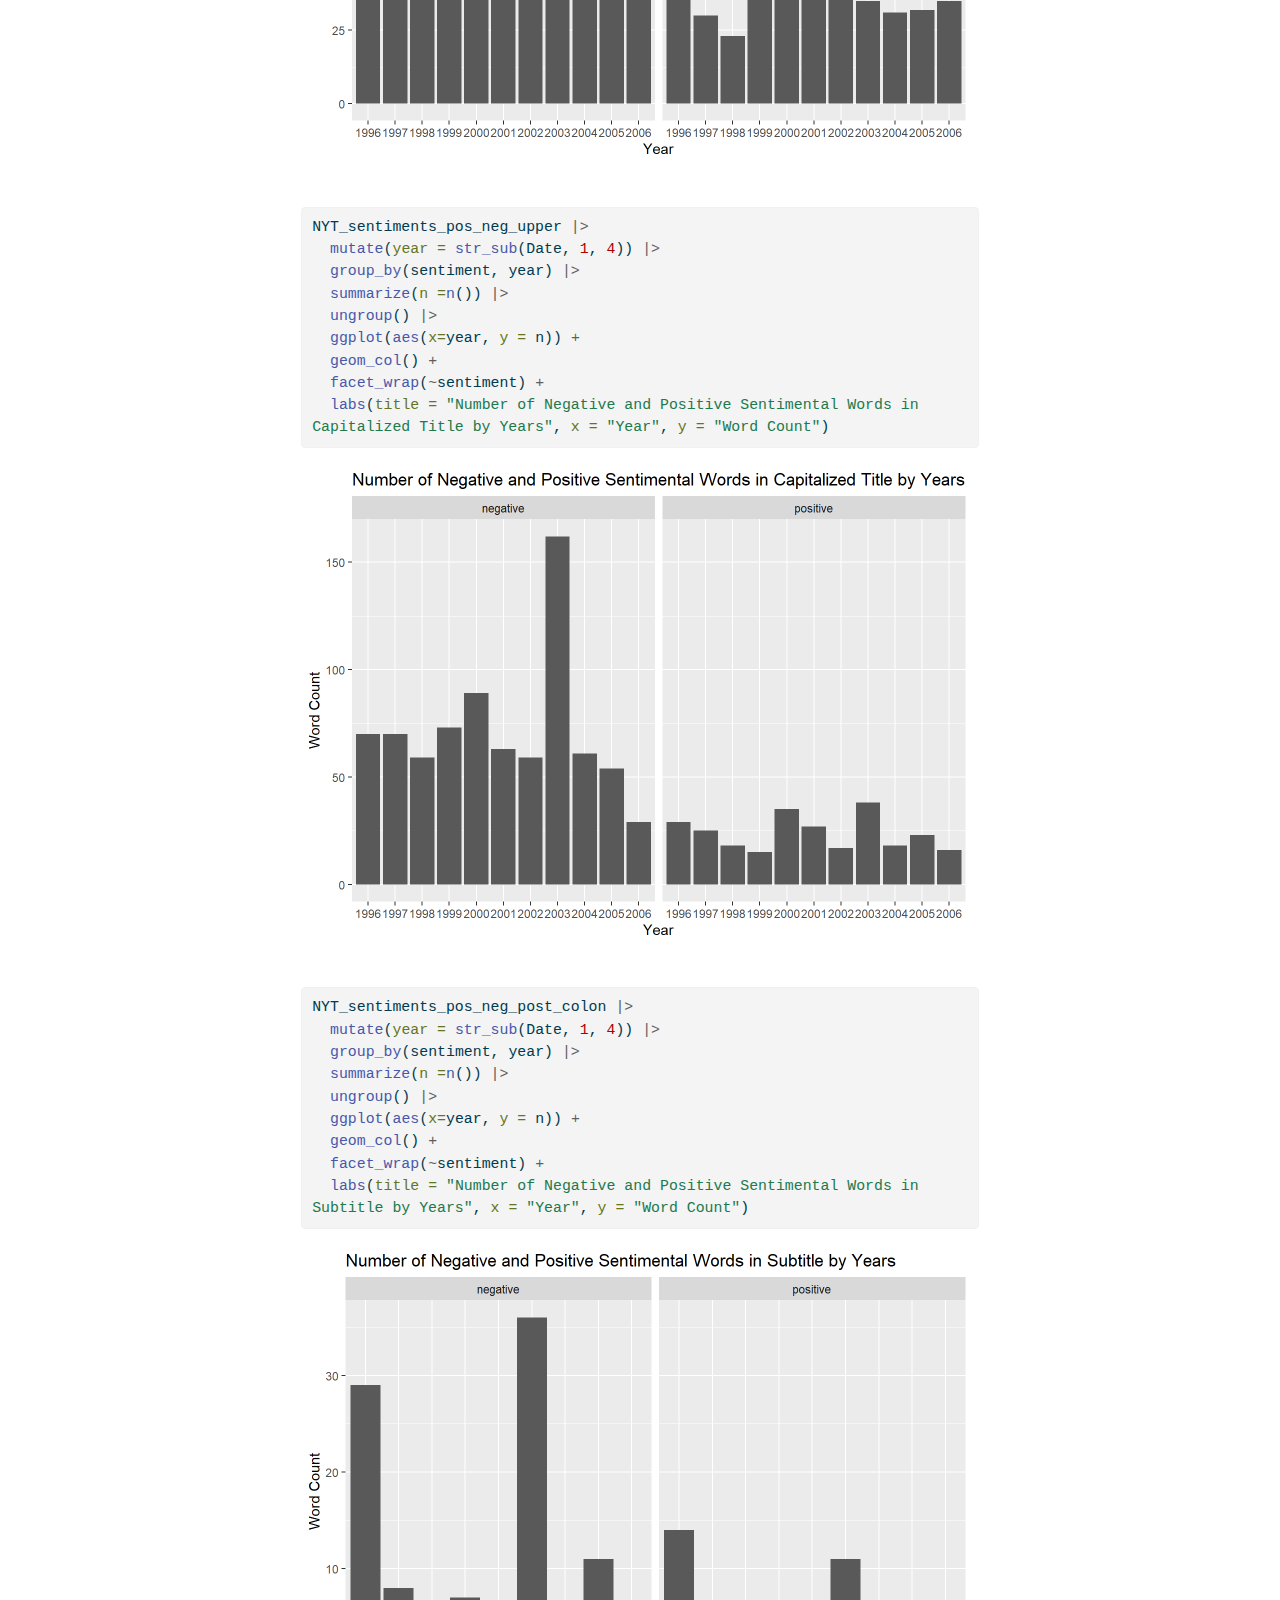
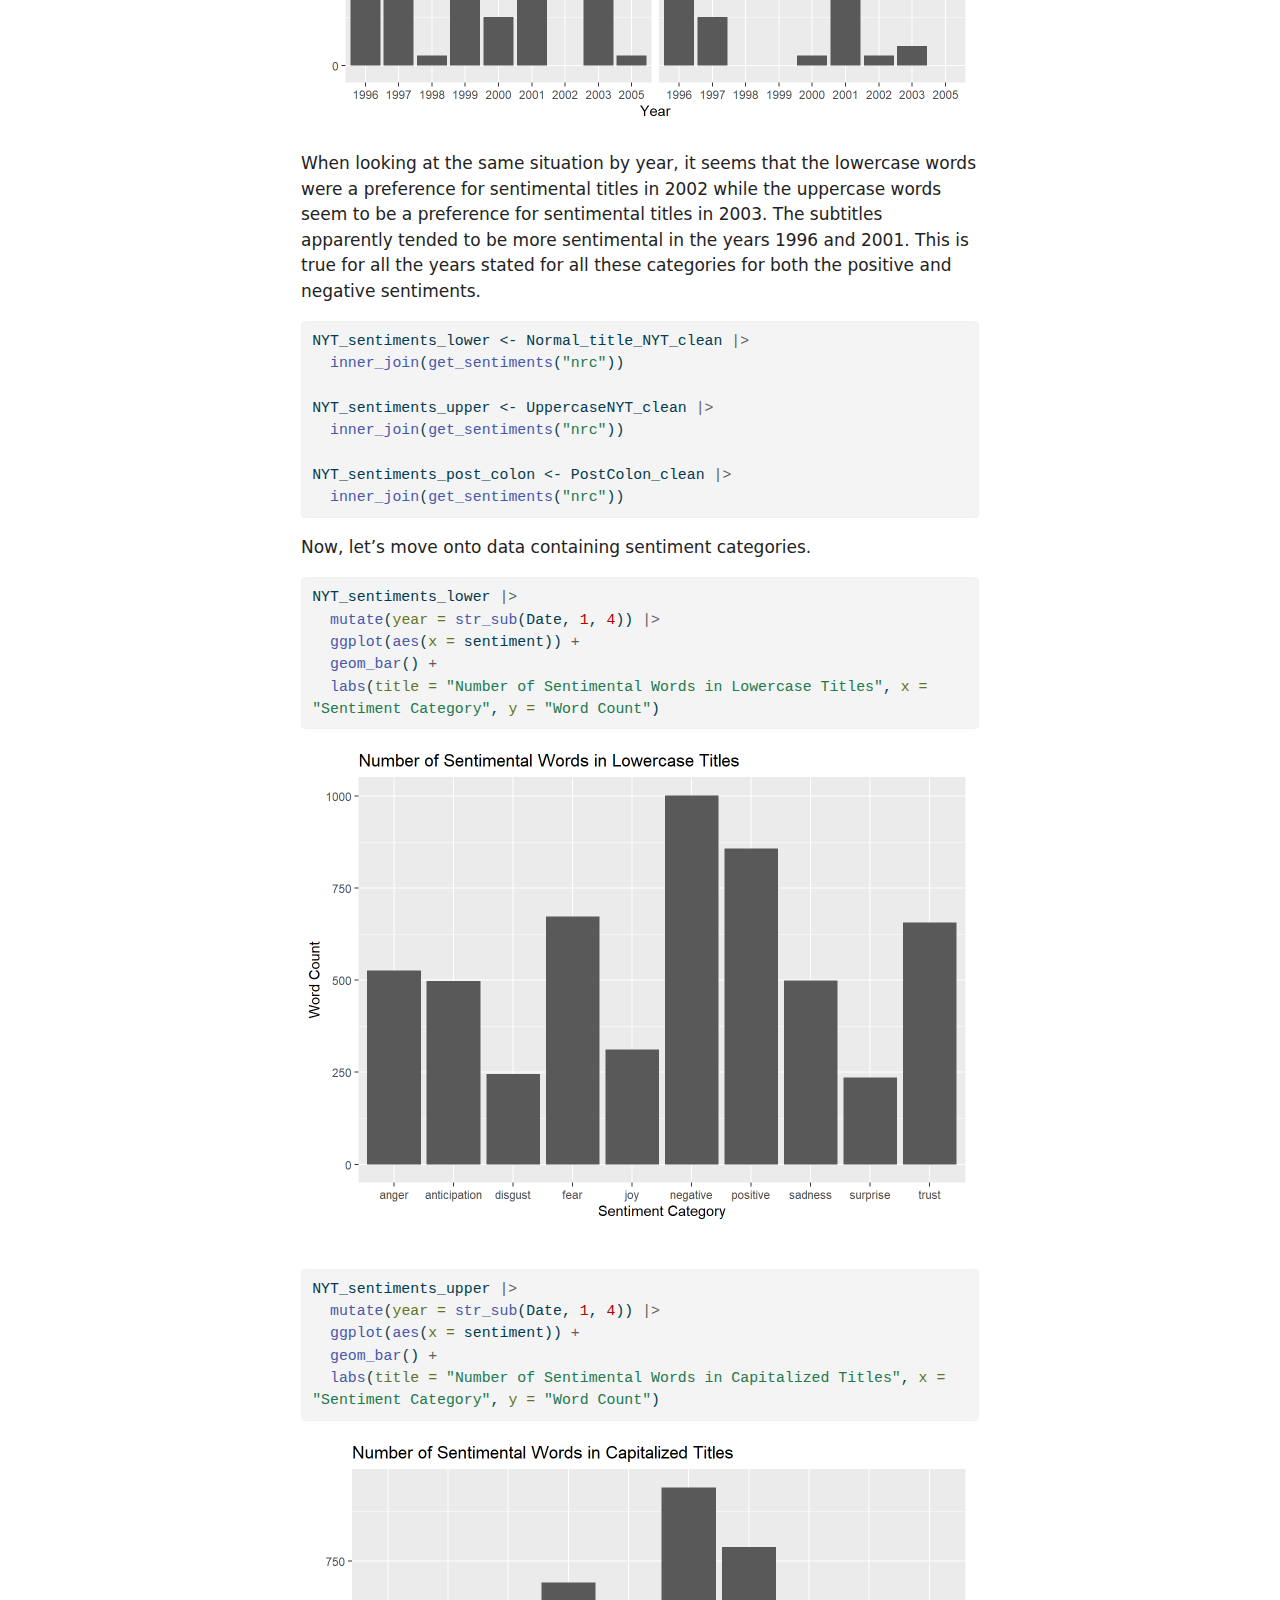
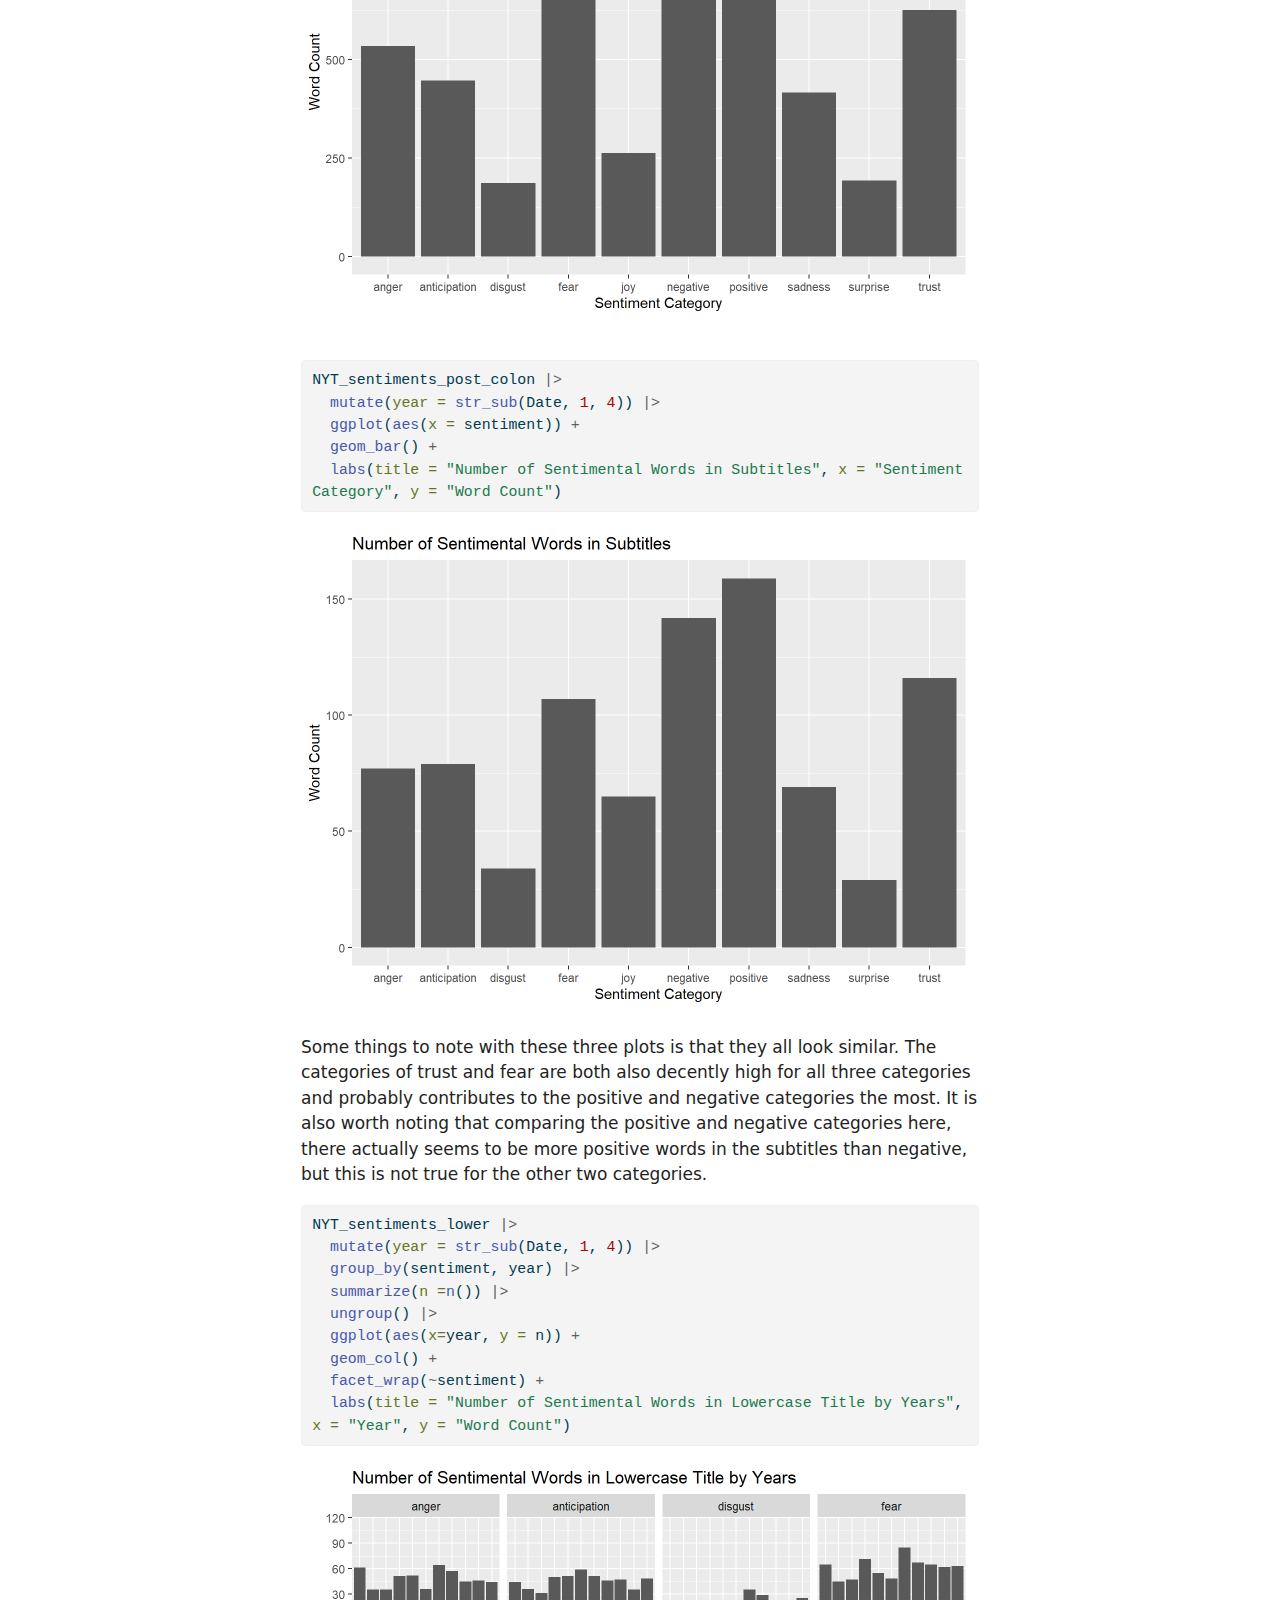
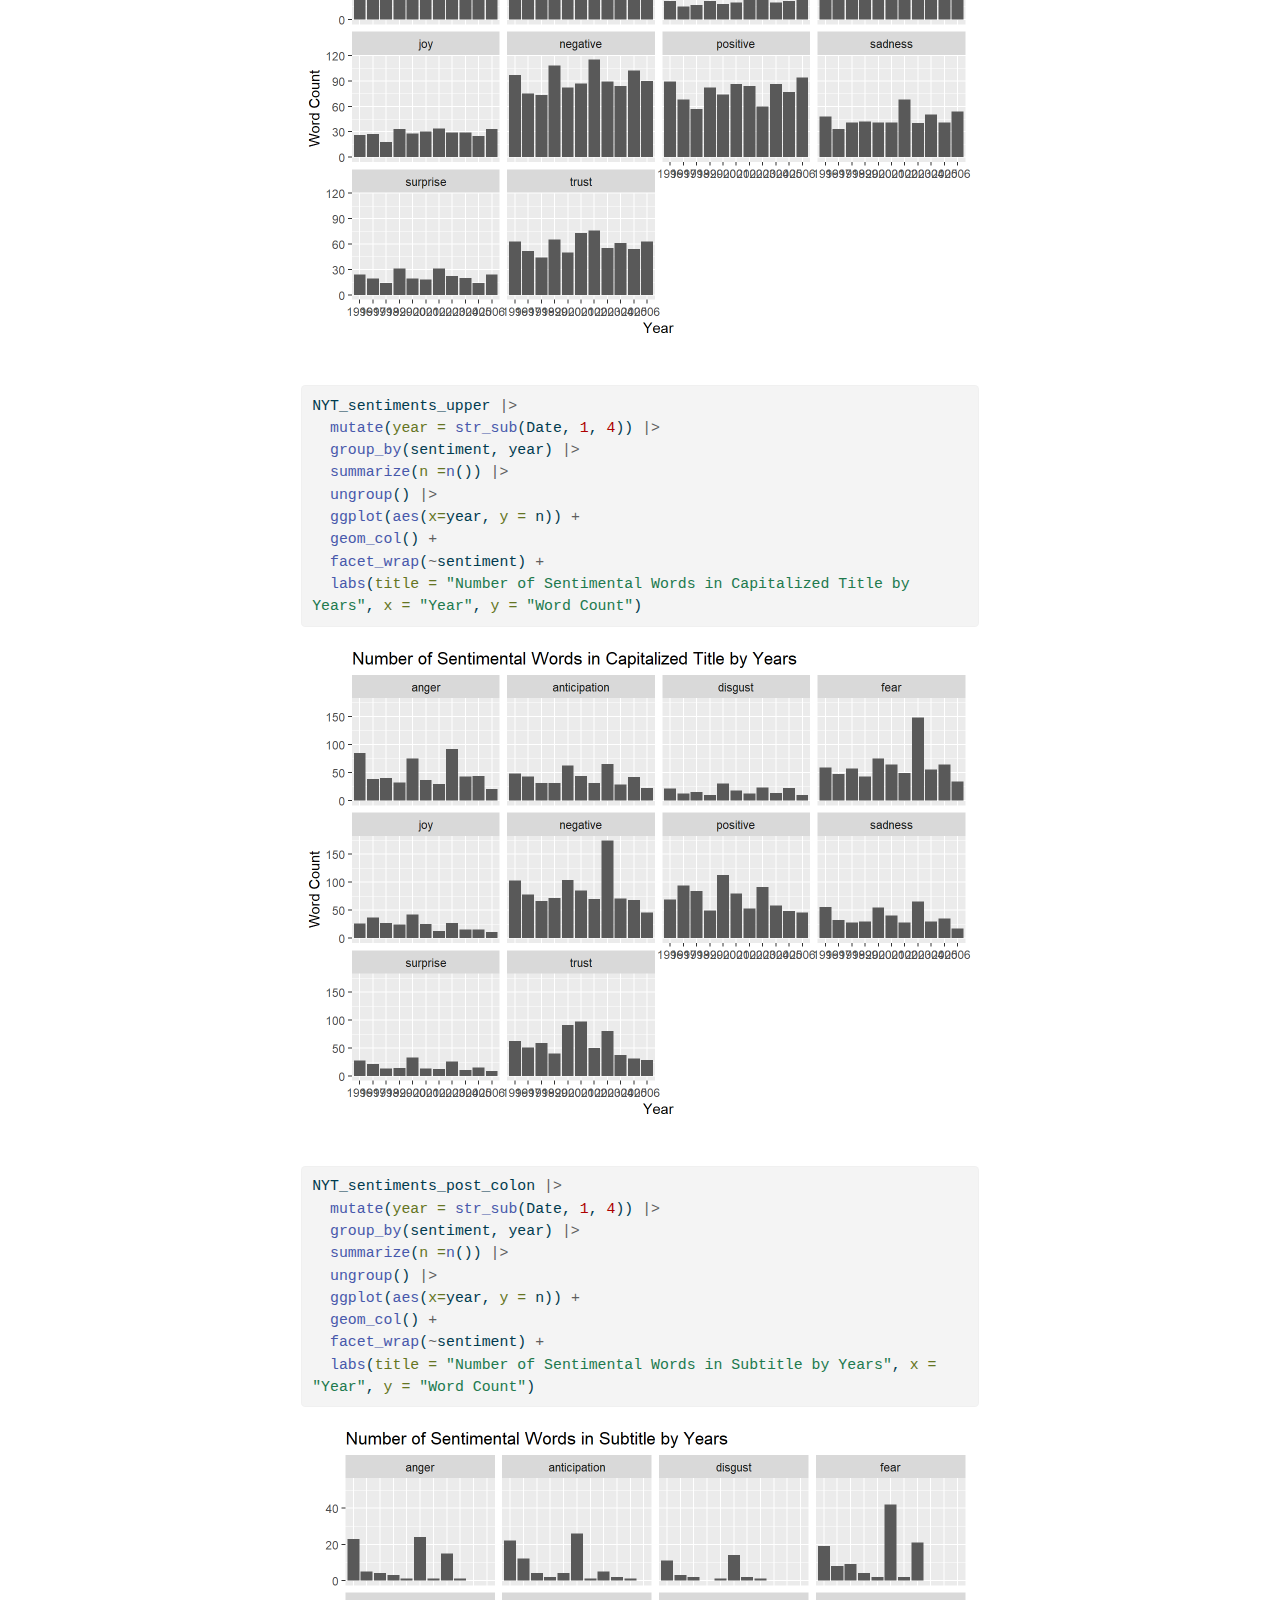
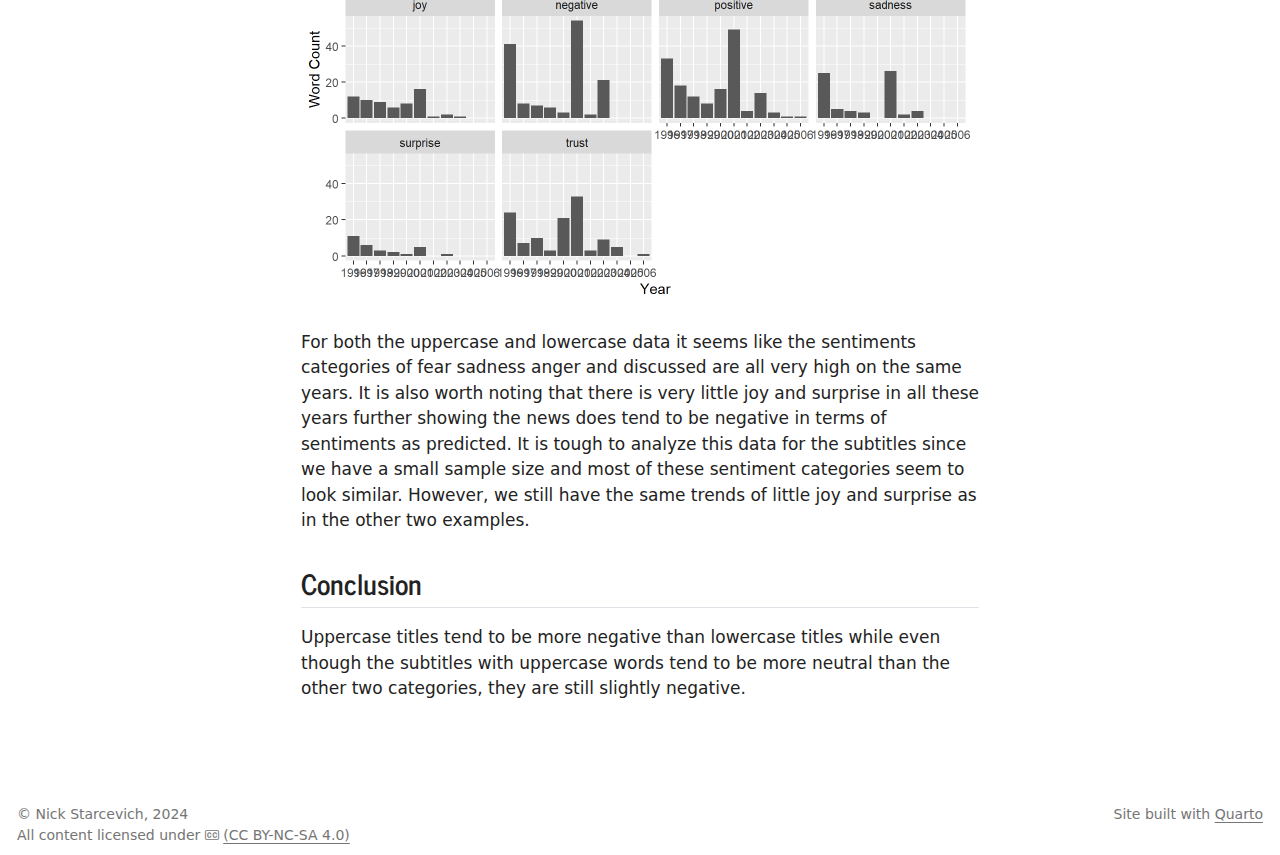
<file: docs/nyt_sentiment_analysis.html>
<!DOCTYPE html>
<html xmlns="http://www.w3.org/1999/xhtml" lang="en" xml:lang="en"><head>

<meta charset="utf-8">
<meta name="generator" content="quarto-1.4.555">

<meta name="viewport" content="width=device-width, initial-scale=1.0, user-scalable=yes">

<meta name="author" content="Nick Starcevich">

<title>Nick Starcevich - Mini Project Part 3</title>
<style>
code{white-space: pre-wrap;}
span.smallcaps{font-variant: small-caps;}
div.columns{display: flex; gap: min(4vw, 1.5em);}
div.column{flex: auto; overflow-x: auto;}
div.hanging-indent{margin-left: 1.5em; text-indent: -1.5em;}
ul.task-list{list-style: none;}
ul.task-list li input[type="checkbox"] {
  width: 0.8em;
  margin: 0 0.8em 0.2em -1em; /* quarto-specific, see https://github.com/quarto-dev/quarto-cli/issues/4556 */ 
  vertical-align: middle;
}
/* CSS for syntax highlighting */
pre > code.sourceCode { white-space: pre; position: relative; }
pre > code.sourceCode > span { line-height: 1.25; }
pre > code.sourceCode > span:empty { height: 1.2em; }
.sourceCode { overflow: visible; }
code.sourceCode > span { color: inherit; text-decoration: inherit; }
div.sourceCode { margin: 1em 0; }
pre.sourceCode { margin: 0; }
@media screen {
div.sourceCode { overflow: auto; }
}
@media print {
pre > code.sourceCode { white-space: pre-wrap; }
pre > code.sourceCode > span { text-indent: -5em; padding-left: 5em; }
}
pre.numberSource code
  { counter-reset: source-line 0; }
pre.numberSource code > span
  { position: relative; left: -4em; counter-increment: source-line; }
pre.numberSource code > span > a:first-child::before
  { content: counter(source-line);
    position: relative; left: -1em; text-align: right; vertical-align: baseline;
    border: none; display: inline-block;
    -webkit-touch-callout: none; -webkit-user-select: none;
    -khtml-user-select: none; -moz-user-select: none;
    -ms-user-select: none; user-select: none;
    padding: 0 4px; width: 4em;
  }
pre.numberSource { margin-left: 3em;  padding-left: 4px; }
div.sourceCode
  {   }
@media screen {
pre > code.sourceCode > span > a:first-child::before { text-decoration: underline; }
}
</style>


<script src="site_libs/quarto-nav/quarto-nav.js"></script>
<script src="site_libs/quarto-nav/headroom.min.js"></script>
<script src="site_libs/clipboard/clipboard.min.js"></script>
<script src="site_libs/quarto-search/autocomplete.umd.js"></script>
<script src="site_libs/quarto-search/fuse.min.js"></script>
<script src="site_libs/quarto-search/quarto-search.js"></script>
<meta name="quarto:offset" content="./">
<script src="site_libs/quarto-html/quarto.js"></script>
<script src="site_libs/quarto-html/popper.min.js"></script>
<script src="site_libs/quarto-html/tippy.umd.min.js"></script>
<script src="site_libs/quarto-html/anchor.min.js"></script>
<link href="site_libs/quarto-html/tippy.css" rel="stylesheet">
<link href="site_libs/quarto-html/quarto-syntax-highlighting.css" rel="stylesheet" id="quarto-text-highlighting-styles">
<script src="site_libs/bootstrap/bootstrap.min.js"></script>
<link href="site_libs/bootstrap/bootstrap-icons.css" rel="stylesheet">
<link href="site_libs/bootstrap/bootstrap.min.css" rel="stylesheet" id="quarto-bootstrap" data-mode="light">
<script id="quarto-search-options" type="application/json">{
  "location": "navbar",
  "copy-button": false,
  "collapse-after": 3,
  "panel-placement": "end",
  "type": "overlay",
  "limit": 50,
  "keyboard-shortcut": [
    "f",
    "/",
    "s"
  ],
  "show-item-context": false,
  "language": {
    "search-no-results-text": "No results",
    "search-matching-documents-text": "matching documents",
    "search-copy-link-title": "Copy link to search",
    "search-hide-matches-text": "Hide additional matches",
    "search-more-match-text": "more match in this document",
    "search-more-matches-text": "more matches in this document",
    "search-clear-button-title": "Clear",
    "search-text-placeholder": "",
    "search-detached-cancel-button-title": "Cancel",
    "search-submit-button-title": "Submit",
    "search-label": "Search"
  }
}</script>


<link rel="stylesheet" href="styles.css">
</head>

<body class="nav-sidebar floating nav-fixed">

<div id="quarto-search-results"></div>
  <header id="quarto-header" class="headroom fixed-top">
    <nav class="navbar navbar-expand-lg " data-bs-theme="dark">
      <div class="navbar-container container-fluid">
      <div class="navbar-brand-container mx-auto">
    <a class="navbar-brand" href="./index.html">
    <span class="navbar-title">Nick Starcevich</span>
    </a>
  </div>
            <div id="quarto-search" class="" title="Search"></div>
          <button class="navbar-toggler" type="button" data-bs-toggle="collapse" data-bs-target="#navbarCollapse" aria-controls="navbarCollapse" aria-expanded="false" aria-label="Toggle navigation" onclick="if (window.quartoToggleHeadroom) { window.quartoToggleHeadroom(); }">
  <span class="navbar-toggler-icon"></span>
</button>
          <div class="collapse navbar-collapse" id="navbarCollapse">
            <ul class="navbar-nav navbar-nav-scroll me-auto">
  <li class="nav-item">
    <a class="nav-link" href="./index.html"> 
<span class="menu-text">Home</span></a>
  </li>  
  <li class="nav-item dropdown ">
    <a class="nav-link dropdown-toggle" href="#" id="nav-menu-maps" role="button" data-bs-toggle="dropdown" aria-expanded="false">
 <span class="menu-text">Maps</span>
    </a>
    <ul class="dropdown-menu" aria-labelledby="nav-menu-maps">    
        <li>
    <a class="dropdown-item" href="./part1.html">
 <span class="dropdown-text">US States</span></a>
  </li>  
        <li>
    <a class="dropdown-item" href="./part2.html">
 <span class="dropdown-text">Wisconsin Districts</span></a>
  </li>  
    </ul>
  </li>
  <li class="nav-item dropdown ">
    <a class="nav-link dropdown-toggle" href="#" id="nav-menu-stats" role="button" data-bs-toggle="dropdown" aria-expanded="false">
 <span class="menu-text">Stats</span>
    </a>
    <ul class="dropdown-menu" aria-labelledby="nav-menu-stats">    
        <li>
    <a class="dropdown-item" href="./stat_project.html">
 <span class="dropdown-text">Mini Project 2</span></a>
  </li>  
    </ul>
  </li>
  <li class="nav-item dropdown ">
    <a class="nav-link dropdown-toggle" href="#" id="nav-menu-strings" role="button" data-bs-toggle="dropdown" aria-expanded="false">
 <span class="menu-text">Strings</span>
    </a>
    <ul class="dropdown-menu" aria-labelledby="nav-menu-strings">    
        <li>
    <a class="dropdown-item" href="./nyt_sentiment_analysis.html">
 <span class="dropdown-text">Mini Project Part 3</span></a>
  </li>  
    </ul>
  </li>
  <li class="nav-item dropdown ">
    <a class="nav-link dropdown-toggle" href="#" id="nav-menu-swim-project-files" role="button" data-bs-toggle="dropdown" aria-expanded="false">
 <span class="menu-text">Swim Project Files</span>
    </a>
    <ul class="dropdown-menu" aria-labelledby="nav-menu-swim-project-files">    
        <li>
    <a class="dropdown-item" href="./record_history_2.pdf">
 <span class="dropdown-text"></span></a>
  </li>  
        <li>
    <a class="dropdown-item" href="./methods_and_calculations.pdf">
 <span class="dropdown-text"></span></a>
  </li>  
    </ul>
  </li>
</ul>
          </div> <!-- /navcollapse -->
          <div class="quarto-navbar-tools">
</div>
      </div> <!-- /container-fluid -->
    </nav>
  <nav class="quarto-secondary-nav">
    <div class="container-fluid d-flex">
      <button type="button" class="quarto-btn-toggle btn" data-bs-toggle="collapse" data-bs-target=".quarto-sidebar-collapse-item" aria-controls="quarto-sidebar" aria-expanded="false" aria-label="Toggle sidebar navigation" onclick="if (window.quartoToggleHeadroom) { window.quartoToggleHeadroom(); }">
        <i class="bi bi-layout-text-sidebar-reverse"></i>
      </button>
        <nav class="quarto-page-breadcrumbs" aria-label="breadcrumb"><ol class="breadcrumb"><li class="breadcrumb-item"><a href="./nyt_sentiment_analysis.html">Mini Project Part 3</a></li></ol></nav>
        <a class="flex-grow-1" role="button" data-bs-toggle="collapse" data-bs-target=".quarto-sidebar-collapse-item" aria-controls="quarto-sidebar" aria-expanded="false" aria-label="Toggle sidebar navigation" onclick="if (window.quartoToggleHeadroom) { window.quartoToggleHeadroom(); }">      
        </a>
    </div>
  </nav>
</header>
<!-- content -->
<div id="quarto-content" class="quarto-container page-columns page-rows-contents page-layout-article page-navbar">
<!-- sidebar -->
  <nav id="quarto-sidebar" class="sidebar collapse collapse-horizontal quarto-sidebar-collapse-item sidebar-navigation floating overflow-auto">
    <div class="sidebar-menu-container"> 
    <ul class="list-unstyled mt-1">
        <li class="sidebar-item">
  <div class="sidebar-item-container"> 
  <a href="./nyt_sentiment_analysis.html" class="sidebar-item-text sidebar-link active">
 <span class="menu-text">Mini Project Part 3</span></a>
  </div>
</li>
    </ul>
    </div>
</nav>
<div id="quarto-sidebar-glass" class="quarto-sidebar-collapse-item" data-bs-toggle="collapse" data-bs-target=".quarto-sidebar-collapse-item"></div>
<!-- margin-sidebar -->
    <div id="quarto-margin-sidebar" class="sidebar margin-sidebar">
        <nav id="TOC" role="doc-toc" class="toc-active">
    <h2 id="toc-title">On this page</h2>
   
  <ul>
  <li><a href="#introduction" id="toc-introduction" class="nav-link active" data-scroll-target="#introduction"><strong>Introduction</strong></a></li>
  <li><a href="#analysis" id="toc-analysis" class="nav-link" data-scroll-target="#analysis"><strong>Analysis</strong></a></li>
  <li><a href="#conclusion" id="toc-conclusion" class="nav-link" data-scroll-target="#conclusion"><strong>Conclusion</strong></a></li>
  </ul>
</nav>
    </div>
<!-- main -->
<main class="content" id="quarto-document-content">

<header id="title-block-header" class="quarto-title-block default">
<div class="quarto-title">
<h1 class="title">Mini Project Part 3</h1>
</div>



<div class="quarto-title-meta">

    <div>
    <div class="quarto-title-meta-heading">Author</div>
    <div class="quarto-title-meta-contents">
             <p>Nick Starcevich </p>
          </div>
  </div>
    
  
    
  </div>
  


</header>


<section id="introduction" class="level2">
<h2 class="anchored" data-anchor-id="introduction"><strong>Introduction</strong></h2>
<p>In the past, I’ve heard people complain about how the news is always too negative and emotional to listen to or read and that it never has any happy stories. I have heard of this data set containing New York Times article titles in the 90s and 2000s. I wanted to see if this seem to be true with these titles, so I did some analysis on this data set to see whether this may be true or not.</p>
<div class="cell">
<div class="sourceCode cell-code" id="cb1"><pre class="sourceCode r code-with-copy"><code class="sourceCode r"><span id="cb1-1"><a href="#cb1-1" aria-hidden="true" tabindex="-1"></a><span class="fu">library</span>(tidyverse)</span>
<span id="cb1-2"><a href="#cb1-2" aria-hidden="true" tabindex="-1"></a><span class="fu">library</span>(RTextTools) </span>
<span id="cb1-3"><a href="#cb1-3" aria-hidden="true" tabindex="-1"></a><span class="fu">library</span>(tidytext)</span>
<span id="cb1-4"><a href="#cb1-4" aria-hidden="true" tabindex="-1"></a><span class="fu">data</span>(NYTimes)</span>
<span id="cb1-5"><a href="#cb1-5" aria-hidden="true" tabindex="-1"></a>NYtimes <span class="ot">&lt;-</span> NYTimes <span class="sc">|&gt;</span></span>
<span id="cb1-6"><a href="#cb1-6" aria-hidden="true" tabindex="-1"></a>  <span class="fu">as_tibble</span>() <span class="sc">|&gt;</span></span>
<span id="cb1-7"><a href="#cb1-7" aria-hidden="true" tabindex="-1"></a>  <span class="fu">mutate</span>(<span class="at">Date =</span> <span class="fu">dmy</span>(Date))</span>
<span id="cb1-8"><a href="#cb1-8" aria-hidden="true" tabindex="-1"></a></span>
<span id="cb1-9"><a href="#cb1-9" aria-hidden="true" tabindex="-1"></a><span class="co">#explain why looking at upper case words in particular (upper case means bigger deal and use extra emotion)</span></span>
<span id="cb1-10"><a href="#cb1-10" aria-hidden="true" tabindex="-1"></a>UppercaseNYT <span class="ot">&lt;-</span> NYtimes <span class="sc">|&gt;</span></span>
<span id="cb1-11"><a href="#cb1-11" aria-hidden="true" tabindex="-1"></a>  <span class="fu">mutate</span>(<span class="at">Title =</span> <span class="fu">as.character</span>(Title)) <span class="sc">|&gt;</span></span>
<span id="cb1-12"><a href="#cb1-12" aria-hidden="true" tabindex="-1"></a>  <span class="fu">filter</span>(<span class="fu">str_detect</span>(Title, <span class="st">"</span><span class="sc">\\</span><span class="st">b[A-Z]+</span><span class="sc">\\</span><span class="st">b"</span>))</span>
<span id="cb1-13"><a href="#cb1-13" aria-hidden="true" tabindex="-1"></a></span>
<span id="cb1-14"><a href="#cb1-14" aria-hidden="true" tabindex="-1"></a></span>
<span id="cb1-15"><a href="#cb1-15" aria-hidden="true" tabindex="-1"></a>UppercaseNYT_clean <span class="ot">&lt;-</span> UppercaseNYT <span class="sc">|&gt;</span></span>
<span id="cb1-16"><a href="#cb1-16" aria-hidden="true" tabindex="-1"></a>  <span class="fu">unnest_tokens</span>(word, Title) </span></code><button title="Copy to Clipboard" class="code-copy-button"><i class="bi"></i></button></pre></div>
</div>
<p>In the past, I’ve noticed that people tend to express more emotion using words containing all uppercase letters. In this analysis I compare sentiments in titles with lowercase letters to titles with uppercase letters, and I also compare those uppercase titles to subtitles within those titles to see if they are any different.</p>
<div class="cell">
<div class="sourceCode cell-code" id="cb2"><pre class="sourceCode r code-with-copy"><code class="sourceCode r"><span id="cb2-1"><a href="#cb2-1" aria-hidden="true" tabindex="-1"></a>Normal_title_NYT <span class="ot">&lt;-</span> NYtimes <span class="sc">|&gt;</span></span>
<span id="cb2-2"><a href="#cb2-2" aria-hidden="true" tabindex="-1"></a>  <span class="fu">mutate</span>(<span class="at">Title =</span> <span class="fu">as.character</span>(Title)) <span class="sc">|&gt;</span></span>
<span id="cb2-3"><a href="#cb2-3" aria-hidden="true" tabindex="-1"></a>  <span class="fu">anti_join</span>(UppercaseNYT, <span class="at">by =</span> <span class="fu">c</span>(<span class="st">"Title"</span> <span class="ot">=</span> <span class="st">"Title"</span>))</span>
<span id="cb2-4"><a href="#cb2-4" aria-hidden="true" tabindex="-1"></a></span>
<span id="cb2-5"><a href="#cb2-5" aria-hidden="true" tabindex="-1"></a>Normal_title_NYT_clean <span class="ot">&lt;-</span> Normal_title_NYT <span class="sc">|&gt;</span></span>
<span id="cb2-6"><a href="#cb2-6" aria-hidden="true" tabindex="-1"></a>  <span class="fu">unnest_tokens</span>(word, Title) </span>
<span id="cb2-7"><a href="#cb2-7" aria-hidden="true" tabindex="-1"></a></span>
<span id="cb2-8"><a href="#cb2-8" aria-hidden="true" tabindex="-1"></a>NYT_sentiments_values_lower <span class="ot">&lt;-</span> Normal_title_NYT_clean <span class="sc">|&gt;</span></span>
<span id="cb2-9"><a href="#cb2-9" aria-hidden="true" tabindex="-1"></a>  <span class="fu">inner_join</span>(<span class="fu">get_sentiments</span>(<span class="st">"afinn"</span>))</span>
<span id="cb2-10"><a href="#cb2-10" aria-hidden="true" tabindex="-1"></a></span>
<span id="cb2-11"><a href="#cb2-11" aria-hidden="true" tabindex="-1"></a></span>
<span id="cb2-12"><a href="#cb2-12" aria-hidden="true" tabindex="-1"></a></span>
<span id="cb2-13"><a href="#cb2-13" aria-hidden="true" tabindex="-1"></a>NYT_sentiments_values_upper <span class="ot">&lt;-</span> UppercaseNYT_clean <span class="sc">|&gt;</span></span>
<span id="cb2-14"><a href="#cb2-14" aria-hidden="true" tabindex="-1"></a>  <span class="fu">inner_join</span>(<span class="fu">get_sentiments</span>(<span class="st">"afinn"</span>))</span>
<span id="cb2-15"><a href="#cb2-15" aria-hidden="true" tabindex="-1"></a></span>
<span id="cb2-16"><a href="#cb2-16" aria-hidden="true" tabindex="-1"></a></span>
<span id="cb2-17"><a href="#cb2-17" aria-hidden="true" tabindex="-1"></a></span>
<span id="cb2-18"><a href="#cb2-18" aria-hidden="true" tabindex="-1"></a>PostColon <span class="ot">&lt;-</span> UppercaseNYT <span class="sc">|&gt;</span></span>
<span id="cb2-19"><a href="#cb2-19" aria-hidden="true" tabindex="-1"></a>  <span class="fu">mutate</span>(<span class="at">TitlesPostColon =</span> <span class="fu">str_extract</span>(Title, <span class="st">":.*"</span>)) <span class="sc">|&gt;</span></span>
<span id="cb2-20"><a href="#cb2-20" aria-hidden="true" tabindex="-1"></a>  <span class="fu">select</span>(<span class="sc">-</span>Title) <span class="sc">|&gt;</span></span>
<span id="cb2-21"><a href="#cb2-21" aria-hidden="true" tabindex="-1"></a>  <span class="fu">drop_na</span>() <span class="sc">|&gt;</span></span>
<span id="cb2-22"><a href="#cb2-22" aria-hidden="true" tabindex="-1"></a>  <span class="fu">mutate</span>(<span class="at">TitlesPostColon =</span> <span class="fu">str_extract</span>(TitlesPostColon, <span class="st">"[A-Z].*"</span>)) </span>
<span id="cb2-23"><a href="#cb2-23" aria-hidden="true" tabindex="-1"></a></span>
<span id="cb2-24"><a href="#cb2-24" aria-hidden="true" tabindex="-1"></a>PostColon_clean <span class="ot">&lt;-</span> PostColon <span class="sc">|&gt;</span></span>
<span id="cb2-25"><a href="#cb2-25" aria-hidden="true" tabindex="-1"></a>  <span class="fu">unnest_tokens</span>(word, TitlesPostColon) </span>
<span id="cb2-26"><a href="#cb2-26" aria-hidden="true" tabindex="-1"></a></span>
<span id="cb2-27"><a href="#cb2-27" aria-hidden="true" tabindex="-1"></a>NYT_sentiments_values_post_colon <span class="ot">&lt;-</span> PostColon_clean <span class="sc">|&gt;</span></span>
<span id="cb2-28"><a href="#cb2-28" aria-hidden="true" tabindex="-1"></a>  <span class="fu">inner_join</span>(<span class="fu">get_sentiments</span>(<span class="st">"afinn"</span>))</span></code><button title="Copy to Clipboard" class="code-copy-button"><i class="bi"></i></button></pre></div>
</div>
</section>
<section id="analysis" class="level2">
<h2 class="anchored" data-anchor-id="analysis"><strong>Analysis</strong></h2>
<div class="cell">
<div class="sourceCode cell-code" id="cb3"><pre class="sourceCode r code-with-copy"><code class="sourceCode r"><span id="cb3-1"><a href="#cb3-1" aria-hidden="true" tabindex="-1"></a>NYT_sentiments_values_lower<span class="sc">|&gt;</span></span>
<span id="cb3-2"><a href="#cb3-2" aria-hidden="true" tabindex="-1"></a>  <span class="fu">summarize</span>(<span class="at">average_sentiment_value_lower =</span> <span class="fu">mean</span>(value))</span></code><button title="Copy to Clipboard" class="code-copy-button"><i class="bi"></i></button></pre></div>
<div class="cell-output cell-output-stdout">
<pre><code># A tibble: 1 × 1
  average_sentiment_value_lower
                          &lt;dbl&gt;
1                        -0.690</code></pre>
</div>
<div class="sourceCode cell-code" id="cb5"><pre class="sourceCode r code-with-copy"><code class="sourceCode r"><span id="cb5-1"><a href="#cb5-1" aria-hidden="true" tabindex="-1"></a>NYT_sentiments_values_upper<span class="sc">|&gt;</span></span>
<span id="cb5-2"><a href="#cb5-2" aria-hidden="true" tabindex="-1"></a>  <span class="fu">summarize</span>(<span class="at">average_sentiment_value_caps =</span> <span class="fu">mean</span>(value))</span></code><button title="Copy to Clipboard" class="code-copy-button"><i class="bi"></i></button></pre></div>
<div class="cell-output cell-output-stdout">
<pre><code># A tibble: 1 × 1
  average_sentiment_value_caps
                         &lt;dbl&gt;
1                       -0.822</code></pre>
</div>
<div class="sourceCode cell-code" id="cb7"><pre class="sourceCode r code-with-copy"><code class="sourceCode r"><span id="cb7-1"><a href="#cb7-1" aria-hidden="true" tabindex="-1"></a>NYT_sentiments_values_post_colon<span class="sc">|&gt;</span></span>
<span id="cb7-2"><a href="#cb7-2" aria-hidden="true" tabindex="-1"></a>  <span class="fu">summarize</span>(<span class="at">average_sentiment_value_subtitles =</span> <span class="fu">mean</span>(value))</span></code><button title="Copy to Clipboard" class="code-copy-button"><i class="bi"></i></button></pre></div>
<div class="cell-output cell-output-stdout">
<pre><code># A tibble: 1 × 1
  average_sentiment_value_subtitles
                              &lt;dbl&gt;
1                            -0.569</code></pre>
</div>
</div>
<p>The sentimental value scale works as following: the higher the distance away from zero the values are, the more sentimental it is, and if the value is positive, the sentiments are positive sentiments while if the values are negative, they are negative sentiments. Now we can see that in all three cases that we have an average of slightly negative words being used in these titles whereas predicted the most sentimental titles are all upper ones. Even though the subtitles are also in all uppercase the sentiments are slightly more positive than the lowercase data.</p>
<div class="cell">
<div class="sourceCode cell-code" id="cb9"><pre class="sourceCode r code-with-copy"><code class="sourceCode r"><span id="cb9-1"><a href="#cb9-1" aria-hidden="true" tabindex="-1"></a>NYT_sentiments_values_lower <span class="sc">|&gt;</span></span>
<span id="cb9-2"><a href="#cb9-2" aria-hidden="true" tabindex="-1"></a>  <span class="fu">mutate</span>(<span class="at">year =</span> <span class="fu">str_sub</span>(Date, <span class="dv">1</span>, <span class="dv">4</span>)) <span class="sc">|&gt;</span></span>
<span id="cb9-3"><a href="#cb9-3" aria-hidden="true" tabindex="-1"></a>  <span class="fu">group_by</span>(year) <span class="sc">|&gt;</span></span>
<span id="cb9-4"><a href="#cb9-4" aria-hidden="true" tabindex="-1"></a>  <span class="fu">summarize</span>(<span class="at">average_sentiment_value_lower =</span> <span class="fu">mean</span>(value)) <span class="sc">|&gt;</span></span>
<span id="cb9-5"><a href="#cb9-5" aria-hidden="true" tabindex="-1"></a>  <span class="fu">ggplot</span>(<span class="fu">aes</span>(<span class="at">x =</span> <span class="fu">as.numeric</span>(year), <span class="at">y =</span> average_sentiment_value_lower)) <span class="sc">+</span></span>
<span id="cb9-6"><a href="#cb9-6" aria-hidden="true" tabindex="-1"></a>  <span class="fu">geom_point</span>() <span class="sc">+</span></span>
<span id="cb9-7"><a href="#cb9-7" aria-hidden="true" tabindex="-1"></a>  <span class="fu">geom_line</span>() <span class="sc">+</span></span>
<span id="cb9-8"><a href="#cb9-8" aria-hidden="true" tabindex="-1"></a>  <span class="fu">labs</span>(<span class="at">title =</span> <span class="st">"Sentiment Value in NYT Lowercase Titles Each Year"</span>, <span class="at">x =</span> <span class="st">"Year"</span>, <span class="at">y =</span> <span class="st">"Average Sentiment Value"</span>)</span></code><button title="Copy to Clipboard" class="code-copy-button"><i class="bi"></i></button></pre></div>
<div class="cell-output-display">
<div>
<figure class="figure">
<p><img src="nyt_sentiment_analysis_files/figure-html/unnamed-chunk-4-1.png" class="img-fluid figure-img" width="672"></p>
</figure>
</div>
</div>
<div class="sourceCode cell-code" id="cb10"><pre class="sourceCode r code-with-copy"><code class="sourceCode r"><span id="cb10-1"><a href="#cb10-1" aria-hidden="true" tabindex="-1"></a>NYT_sentiments_values_upper <span class="sc">|&gt;</span></span>
<span id="cb10-2"><a href="#cb10-2" aria-hidden="true" tabindex="-1"></a>  <span class="fu">mutate</span>(<span class="at">year =</span> <span class="fu">str_sub</span>(Date, <span class="dv">1</span>, <span class="dv">4</span>)) <span class="sc">|&gt;</span></span>
<span id="cb10-3"><a href="#cb10-3" aria-hidden="true" tabindex="-1"></a>  <span class="fu">group_by</span>(year) <span class="sc">|&gt;</span></span>
<span id="cb10-4"><a href="#cb10-4" aria-hidden="true" tabindex="-1"></a>  <span class="fu">summarize</span>(<span class="at">average_sentiment_value_caps =</span> <span class="fu">mean</span>(value)) <span class="sc">|&gt;</span></span>
<span id="cb10-5"><a href="#cb10-5" aria-hidden="true" tabindex="-1"></a>  <span class="fu">ggplot</span>(<span class="fu">aes</span>(<span class="at">x =</span> <span class="fu">as.numeric</span>(year), <span class="at">y =</span> average_sentiment_value_caps)) <span class="sc">+</span></span>
<span id="cb10-6"><a href="#cb10-6" aria-hidden="true" tabindex="-1"></a>  <span class="fu">geom_point</span>() <span class="sc">+</span></span>
<span id="cb10-7"><a href="#cb10-7" aria-hidden="true" tabindex="-1"></a>  <span class="fu">geom_line</span>() <span class="sc">+</span></span>
<span id="cb10-8"><a href="#cb10-8" aria-hidden="true" tabindex="-1"></a>  <span class="fu">labs</span>(<span class="at">title =</span> <span class="st">"Sentiment Value in NYT Capitalized Titles Each Year"</span>, <span class="at">x =</span> <span class="st">"Year"</span>, <span class="at">y =</span> <span class="st">"Average Sentiment Value"</span>)</span></code><button title="Copy to Clipboard" class="code-copy-button"><i class="bi"></i></button></pre></div>
<div class="cell-output-display">
<div>
<figure class="figure">
<p><img src="nyt_sentiment_analysis_files/figure-html/unnamed-chunk-4-2.png" class="img-fluid figure-img" width="672"></p>
</figure>
</div>
</div>
<div class="sourceCode cell-code" id="cb11"><pre class="sourceCode r code-with-copy"><code class="sourceCode r"><span id="cb11-1"><a href="#cb11-1" aria-hidden="true" tabindex="-1"></a>NYT_sentiments_values_post_colon <span class="sc">|&gt;</span></span>
<span id="cb11-2"><a href="#cb11-2" aria-hidden="true" tabindex="-1"></a>  <span class="fu">mutate</span>(<span class="at">year =</span> <span class="fu">str_sub</span>(Date, <span class="dv">1</span>, <span class="dv">4</span>)) <span class="sc">|&gt;</span></span>
<span id="cb11-3"><a href="#cb11-3" aria-hidden="true" tabindex="-1"></a>  <span class="fu">group_by</span>(year) <span class="sc">|&gt;</span></span>
<span id="cb11-4"><a href="#cb11-4" aria-hidden="true" tabindex="-1"></a>  <span class="fu">summarize</span>(<span class="at">average_sentiment_value_subtitles =</span> <span class="fu">mean</span>(value)) <span class="sc">|&gt;</span></span>
<span id="cb11-5"><a href="#cb11-5" aria-hidden="true" tabindex="-1"></a>  <span class="fu">ggplot</span>(<span class="fu">aes</span>(<span class="at">x =</span> <span class="fu">as.numeric</span>(year), <span class="at">y =</span> average_sentiment_value_subtitles)) <span class="sc">+</span></span>
<span id="cb11-6"><a href="#cb11-6" aria-hidden="true" tabindex="-1"></a>  <span class="fu">geom_point</span>() <span class="sc">+</span></span>
<span id="cb11-7"><a href="#cb11-7" aria-hidden="true" tabindex="-1"></a>  <span class="fu">geom_line</span>() <span class="sc">+</span></span>
<span id="cb11-8"><a href="#cb11-8" aria-hidden="true" tabindex="-1"></a>  <span class="fu">labs</span>(<span class="at">title =</span> <span class="st">"Sentiment Value in NYT Subtitles Each Year"</span>, <span class="at">x =</span> <span class="st">"Year"</span>, <span class="at">y =</span> <span class="st">"Average Sentiment Value"</span>)</span></code><button title="Copy to Clipboard" class="code-copy-button"><i class="bi"></i></button></pre></div>
<div class="cell-output-display">
<div>
<figure class="figure">
<p><img src="nyt_sentiment_analysis_files/figure-html/unnamed-chunk-4-3.png" class="img-fluid figure-img" width="672"></p>
</figure>
</div>
</div>
</div>
<p>Here we compare the sentimental value for each of our three categories by year. There aren’t any trends that are notable between the three that are similar. However, it is interesting to see if you look at the scales, that all uppercase titles are clearly more negatively sentimental than the others. It is also interesting to see that there are some average year values in the subtitles data that are slightly positive.</p>
<div class="cell">
<div class="sourceCode cell-code" id="cb12"><pre class="sourceCode r code-with-copy"><code class="sourceCode r"><span id="cb12-1"><a href="#cb12-1" aria-hidden="true" tabindex="-1"></a>NYT_sentiments_pos_neg_lower <span class="ot">&lt;-</span> Normal_title_NYT_clean <span class="sc">|&gt;</span></span>
<span id="cb12-2"><a href="#cb12-2" aria-hidden="true" tabindex="-1"></a>  <span class="fu">inner_join</span>(<span class="fu">get_sentiments</span>(<span class="st">"bing"</span>))</span>
<span id="cb12-3"><a href="#cb12-3" aria-hidden="true" tabindex="-1"></a></span>
<span id="cb12-4"><a href="#cb12-4" aria-hidden="true" tabindex="-1"></a>NYT_sentiments_pos_neg_upper <span class="ot">&lt;-</span> UppercaseNYT_clean <span class="sc">|&gt;</span></span>
<span id="cb12-5"><a href="#cb12-5" aria-hidden="true" tabindex="-1"></a>  <span class="fu">inner_join</span>(<span class="fu">get_sentiments</span>(<span class="st">"bing"</span>))</span>
<span id="cb12-6"><a href="#cb12-6" aria-hidden="true" tabindex="-1"></a></span>
<span id="cb12-7"><a href="#cb12-7" aria-hidden="true" tabindex="-1"></a>NYT_sentiments_pos_neg_post_colon <span class="ot">&lt;-</span> PostColon_clean <span class="sc">|&gt;</span></span>
<span id="cb12-8"><a href="#cb12-8" aria-hidden="true" tabindex="-1"></a>  <span class="fu">inner_join</span>(<span class="fu">get_sentiments</span>(<span class="st">"bing"</span>))</span></code><button title="Copy to Clipboard" class="code-copy-button"><i class="bi"></i></button></pre></div>
</div>
<p>Now let’s move onto sentimental data where instead of assigning positive and negative sentimental values, we only look at positive and negative sentimental categories.</p>
<div class="cell">
<div class="sourceCode cell-code" id="cb13"><pre class="sourceCode r code-with-copy"><code class="sourceCode r"><span id="cb13-1"><a href="#cb13-1" aria-hidden="true" tabindex="-1"></a>NYT_sentiments_pos_neg_lower <span class="sc">|&gt;</span></span>
<span id="cb13-2"><a href="#cb13-2" aria-hidden="true" tabindex="-1"></a>  <span class="fu">mutate</span>(<span class="at">year =</span> <span class="fu">str_sub</span>(Date, <span class="dv">1</span>, <span class="dv">4</span>)) <span class="sc">|&gt;</span></span>
<span id="cb13-3"><a href="#cb13-3" aria-hidden="true" tabindex="-1"></a>  <span class="fu">ggplot</span>(<span class="fu">aes</span>(<span class="at">x =</span> sentiment)) <span class="sc">+</span></span>
<span id="cb13-4"><a href="#cb13-4" aria-hidden="true" tabindex="-1"></a>  <span class="fu">geom_bar</span>() <span class="sc">+</span></span>
<span id="cb13-5"><a href="#cb13-5" aria-hidden="true" tabindex="-1"></a>  <span class="fu">labs</span>(<span class="at">title =</span> <span class="st">"Number of Negative and Positive Sentimental Words in Lowercase Titles"</span>, <span class="at">x =</span> <span class="st">"Sentiment Category"</span>, <span class="at">y =</span> <span class="st">"Word Count"</span>)</span></code><button title="Copy to Clipboard" class="code-copy-button"><i class="bi"></i></button></pre></div>
<div class="cell-output-display">
<div>
<figure class="figure">
<p><img src="nyt_sentiment_analysis_files/figure-html/unnamed-chunk-6-1.png" class="img-fluid figure-img" width="672"></p>
</figure>
</div>
</div>
<div class="sourceCode cell-code" id="cb14"><pre class="sourceCode r code-with-copy"><code class="sourceCode r"><span id="cb14-1"><a href="#cb14-1" aria-hidden="true" tabindex="-1"></a>NYT_sentiments_pos_neg_upper <span class="sc">|&gt;</span></span>
<span id="cb14-2"><a href="#cb14-2" aria-hidden="true" tabindex="-1"></a>  <span class="fu">mutate</span>(<span class="at">year =</span> <span class="fu">str_sub</span>(Date, <span class="dv">1</span>, <span class="dv">4</span>)) <span class="sc">|&gt;</span></span>
<span id="cb14-3"><a href="#cb14-3" aria-hidden="true" tabindex="-1"></a>  <span class="fu">ggplot</span>(<span class="fu">aes</span>(<span class="at">x =</span> sentiment)) <span class="sc">+</span></span>
<span id="cb14-4"><a href="#cb14-4" aria-hidden="true" tabindex="-1"></a>  <span class="fu">geom_bar</span>() <span class="sc">+</span></span>
<span id="cb14-5"><a href="#cb14-5" aria-hidden="true" tabindex="-1"></a>  <span class="fu">labs</span>(<span class="at">title =</span> <span class="st">"Number of Negative and Positive Sentimental Words in Capitalized Titles"</span>, <span class="at">x =</span> <span class="st">"Sentiment Category"</span>, <span class="at">y =</span> <span class="st">"Word Count"</span>)</span></code><button title="Copy to Clipboard" class="code-copy-button"><i class="bi"></i></button></pre></div>
<div class="cell-output-display">
<div>
<figure class="figure">
<p><img src="nyt_sentiment_analysis_files/figure-html/unnamed-chunk-6-2.png" class="img-fluid figure-img" width="672"></p>
</figure>
</div>
</div>
<div class="sourceCode cell-code" id="cb15"><pre class="sourceCode r code-with-copy"><code class="sourceCode r"><span id="cb15-1"><a href="#cb15-1" aria-hidden="true" tabindex="-1"></a>NYT_sentiments_pos_neg_post_colon <span class="sc">|&gt;</span></span>
<span id="cb15-2"><a href="#cb15-2" aria-hidden="true" tabindex="-1"></a>  <span class="fu">mutate</span>(<span class="at">year =</span> <span class="fu">str_sub</span>(Date, <span class="dv">1</span>, <span class="dv">4</span>)) <span class="sc">|&gt;</span></span>
<span id="cb15-3"><a href="#cb15-3" aria-hidden="true" tabindex="-1"></a>  <span class="fu">ggplot</span>(<span class="fu">aes</span>(<span class="at">x =</span> sentiment)) <span class="sc">+</span></span>
<span id="cb15-4"><a href="#cb15-4" aria-hidden="true" tabindex="-1"></a>  <span class="fu">geom_bar</span>() <span class="sc">+</span></span>
<span id="cb15-5"><a href="#cb15-5" aria-hidden="true" tabindex="-1"></a>  <span class="fu">labs</span>(<span class="at">title =</span> <span class="st">"Number of Negative and Positive Sentimental Words in Subtitles"</span>, <span class="at">x =</span> <span class="st">"Sentiment Category"</span>, <span class="at">y =</span> <span class="st">"Word Count"</span>)</span></code><button title="Copy to Clipboard" class="code-copy-button"><i class="bi"></i></button></pre></div>
<div class="cell-output-display">
<div>
<figure class="figure">
<p><img src="nyt_sentiment_analysis_files/figure-html/unnamed-chunk-6-3.png" class="img-fluid figure-img" width="672"></p>
</figure>
</div>
</div>
</div>
<p>The story that these plots tell showing the number of negative and positive sentimental words in each of the categories that we see is that speaking proportionally, there are far more negative, sentimental words being used in the titles containing uppercase words.</p>
<div class="cell">
<div class="sourceCode cell-code" id="cb16"><pre class="sourceCode r code-with-copy"><code class="sourceCode r"><span id="cb16-1"><a href="#cb16-1" aria-hidden="true" tabindex="-1"></a>NYT_sentiments_pos_neg_lower <span class="sc">|&gt;</span></span>
<span id="cb16-2"><a href="#cb16-2" aria-hidden="true" tabindex="-1"></a>  <span class="fu">mutate</span>(<span class="at">year =</span> <span class="fu">str_sub</span>(Date, <span class="dv">1</span>, <span class="dv">4</span>)) <span class="sc">|&gt;</span></span>
<span id="cb16-3"><a href="#cb16-3" aria-hidden="true" tabindex="-1"></a>  <span class="fu">group_by</span>(sentiment, year) <span class="sc">|&gt;</span></span>
<span id="cb16-4"><a href="#cb16-4" aria-hidden="true" tabindex="-1"></a>  <span class="fu">summarize</span>(<span class="at">n =</span><span class="fu">n</span>()) <span class="sc">|&gt;</span></span>
<span id="cb16-5"><a href="#cb16-5" aria-hidden="true" tabindex="-1"></a>  <span class="fu">ungroup</span>() <span class="sc">|&gt;</span></span>
<span id="cb16-6"><a href="#cb16-6" aria-hidden="true" tabindex="-1"></a>  <span class="fu">ggplot</span>(<span class="fu">aes</span>(<span class="at">x=</span>year, <span class="at">y =</span> n)) <span class="sc">+</span></span>
<span id="cb16-7"><a href="#cb16-7" aria-hidden="true" tabindex="-1"></a>  <span class="fu">geom_col</span>() <span class="sc">+</span></span>
<span id="cb16-8"><a href="#cb16-8" aria-hidden="true" tabindex="-1"></a>  <span class="fu">facet_wrap</span>(<span class="sc">~</span>sentiment) <span class="sc">+</span></span>
<span id="cb16-9"><a href="#cb16-9" aria-hidden="true" tabindex="-1"></a>  <span class="fu">labs</span>(<span class="at">title =</span> <span class="st">"Number of Negative and Positive Sentimental Words in Lowercase Title by Years"</span>, <span class="at">x =</span> <span class="st">"Year"</span>, <span class="at">y =</span> <span class="st">"Word Count"</span>)</span></code><button title="Copy to Clipboard" class="code-copy-button"><i class="bi"></i></button></pre></div>
<div class="cell-output-display">
<div>
<figure class="figure">
<p><img src="nyt_sentiment_analysis_files/figure-html/unnamed-chunk-7-1.png" class="img-fluid figure-img" width="672"></p>
</figure>
</div>
</div>
<div class="sourceCode cell-code" id="cb17"><pre class="sourceCode r code-with-copy"><code class="sourceCode r"><span id="cb17-1"><a href="#cb17-1" aria-hidden="true" tabindex="-1"></a>NYT_sentiments_pos_neg_upper <span class="sc">|&gt;</span></span>
<span id="cb17-2"><a href="#cb17-2" aria-hidden="true" tabindex="-1"></a>  <span class="fu">mutate</span>(<span class="at">year =</span> <span class="fu">str_sub</span>(Date, <span class="dv">1</span>, <span class="dv">4</span>)) <span class="sc">|&gt;</span></span>
<span id="cb17-3"><a href="#cb17-3" aria-hidden="true" tabindex="-1"></a>  <span class="fu">group_by</span>(sentiment, year) <span class="sc">|&gt;</span></span>
<span id="cb17-4"><a href="#cb17-4" aria-hidden="true" tabindex="-1"></a>  <span class="fu">summarize</span>(<span class="at">n =</span><span class="fu">n</span>()) <span class="sc">|&gt;</span></span>
<span id="cb17-5"><a href="#cb17-5" aria-hidden="true" tabindex="-1"></a>  <span class="fu">ungroup</span>() <span class="sc">|&gt;</span></span>
<span id="cb17-6"><a href="#cb17-6" aria-hidden="true" tabindex="-1"></a>  <span class="fu">ggplot</span>(<span class="fu">aes</span>(<span class="at">x=</span>year, <span class="at">y =</span> n)) <span class="sc">+</span></span>
<span id="cb17-7"><a href="#cb17-7" aria-hidden="true" tabindex="-1"></a>  <span class="fu">geom_col</span>() <span class="sc">+</span></span>
<span id="cb17-8"><a href="#cb17-8" aria-hidden="true" tabindex="-1"></a>  <span class="fu">facet_wrap</span>(<span class="sc">~</span>sentiment) <span class="sc">+</span></span>
<span id="cb17-9"><a href="#cb17-9" aria-hidden="true" tabindex="-1"></a>  <span class="fu">labs</span>(<span class="at">title =</span> <span class="st">"Number of Negative and Positive Sentimental Words in Capitalized Title by Years"</span>, <span class="at">x =</span> <span class="st">"Year"</span>, <span class="at">y =</span> <span class="st">"Word Count"</span>)</span></code><button title="Copy to Clipboard" class="code-copy-button"><i class="bi"></i></button></pre></div>
<div class="cell-output-display">
<div>
<figure class="figure">
<p><img src="nyt_sentiment_analysis_files/figure-html/unnamed-chunk-7-2.png" class="img-fluid figure-img" width="672"></p>
</figure>
</div>
</div>
<div class="sourceCode cell-code" id="cb18"><pre class="sourceCode r code-with-copy"><code class="sourceCode r"><span id="cb18-1"><a href="#cb18-1" aria-hidden="true" tabindex="-1"></a>NYT_sentiments_pos_neg_post_colon <span class="sc">|&gt;</span></span>
<span id="cb18-2"><a href="#cb18-2" aria-hidden="true" tabindex="-1"></a>  <span class="fu">mutate</span>(<span class="at">year =</span> <span class="fu">str_sub</span>(Date, <span class="dv">1</span>, <span class="dv">4</span>)) <span class="sc">|&gt;</span></span>
<span id="cb18-3"><a href="#cb18-3" aria-hidden="true" tabindex="-1"></a>  <span class="fu">group_by</span>(sentiment, year) <span class="sc">|&gt;</span></span>
<span id="cb18-4"><a href="#cb18-4" aria-hidden="true" tabindex="-1"></a>  <span class="fu">summarize</span>(<span class="at">n =</span><span class="fu">n</span>()) <span class="sc">|&gt;</span></span>
<span id="cb18-5"><a href="#cb18-5" aria-hidden="true" tabindex="-1"></a>  <span class="fu">ungroup</span>() <span class="sc">|&gt;</span></span>
<span id="cb18-6"><a href="#cb18-6" aria-hidden="true" tabindex="-1"></a>  <span class="fu">ggplot</span>(<span class="fu">aes</span>(<span class="at">x=</span>year, <span class="at">y =</span> n)) <span class="sc">+</span></span>
<span id="cb18-7"><a href="#cb18-7" aria-hidden="true" tabindex="-1"></a>  <span class="fu">geom_col</span>() <span class="sc">+</span></span>
<span id="cb18-8"><a href="#cb18-8" aria-hidden="true" tabindex="-1"></a>  <span class="fu">facet_wrap</span>(<span class="sc">~</span>sentiment) <span class="sc">+</span></span>
<span id="cb18-9"><a href="#cb18-9" aria-hidden="true" tabindex="-1"></a>  <span class="fu">labs</span>(<span class="at">title =</span> <span class="st">"Number of Negative and Positive Sentimental Words in Subtitle by Years"</span>, <span class="at">x =</span> <span class="st">"Year"</span>, <span class="at">y =</span> <span class="st">"Word Count"</span>)</span></code><button title="Copy to Clipboard" class="code-copy-button"><i class="bi"></i></button></pre></div>
<div class="cell-output-display">
<div>
<figure class="figure">
<p><img src="nyt_sentiment_analysis_files/figure-html/unnamed-chunk-7-3.png" class="img-fluid figure-img" width="672"></p>
</figure>
</div>
</div>
</div>
<p>When looking at the same situation by year, it seems that the lowercase words were a preference for sentimental titles in 2002 while the uppercase words seem to be a preference for sentimental titles in 2003. The subtitles apparently tended to be more sentimental in the years 1996 and 2001. This is true for all the years stated for all these categories for both the positive and negative sentiments.</p>
<div class="cell">
<div class="sourceCode cell-code" id="cb19"><pre class="sourceCode r code-with-copy"><code class="sourceCode r"><span id="cb19-1"><a href="#cb19-1" aria-hidden="true" tabindex="-1"></a>NYT_sentiments_lower <span class="ot">&lt;-</span> Normal_title_NYT_clean <span class="sc">|&gt;</span></span>
<span id="cb19-2"><a href="#cb19-2" aria-hidden="true" tabindex="-1"></a>  <span class="fu">inner_join</span>(<span class="fu">get_sentiments</span>(<span class="st">"nrc"</span>))</span>
<span id="cb19-3"><a href="#cb19-3" aria-hidden="true" tabindex="-1"></a></span>
<span id="cb19-4"><a href="#cb19-4" aria-hidden="true" tabindex="-1"></a>NYT_sentiments_upper <span class="ot">&lt;-</span> UppercaseNYT_clean <span class="sc">|&gt;</span></span>
<span id="cb19-5"><a href="#cb19-5" aria-hidden="true" tabindex="-1"></a>  <span class="fu">inner_join</span>(<span class="fu">get_sentiments</span>(<span class="st">"nrc"</span>))</span>
<span id="cb19-6"><a href="#cb19-6" aria-hidden="true" tabindex="-1"></a></span>
<span id="cb19-7"><a href="#cb19-7" aria-hidden="true" tabindex="-1"></a>NYT_sentiments_post_colon <span class="ot">&lt;-</span> PostColon_clean <span class="sc">|&gt;</span></span>
<span id="cb19-8"><a href="#cb19-8" aria-hidden="true" tabindex="-1"></a>  <span class="fu">inner_join</span>(<span class="fu">get_sentiments</span>(<span class="st">"nrc"</span>))</span></code><button title="Copy to Clipboard" class="code-copy-button"><i class="bi"></i></button></pre></div>
</div>
<p>Now, let’s move onto data containing sentiment categories.</p>
<div class="cell">
<div class="sourceCode cell-code" id="cb20"><pre class="sourceCode r code-with-copy"><code class="sourceCode r"><span id="cb20-1"><a href="#cb20-1" aria-hidden="true" tabindex="-1"></a>NYT_sentiments_lower <span class="sc">|&gt;</span></span>
<span id="cb20-2"><a href="#cb20-2" aria-hidden="true" tabindex="-1"></a>  <span class="fu">mutate</span>(<span class="at">year =</span> <span class="fu">str_sub</span>(Date, <span class="dv">1</span>, <span class="dv">4</span>)) <span class="sc">|&gt;</span></span>
<span id="cb20-3"><a href="#cb20-3" aria-hidden="true" tabindex="-1"></a>  <span class="fu">ggplot</span>(<span class="fu">aes</span>(<span class="at">x =</span> sentiment)) <span class="sc">+</span></span>
<span id="cb20-4"><a href="#cb20-4" aria-hidden="true" tabindex="-1"></a>  <span class="fu">geom_bar</span>() <span class="sc">+</span></span>
<span id="cb20-5"><a href="#cb20-5" aria-hidden="true" tabindex="-1"></a>  <span class="fu">labs</span>(<span class="at">title =</span> <span class="st">"Number of Sentimental Words in Lowercase Titles"</span>, <span class="at">x =</span> <span class="st">"Sentiment Category"</span>, <span class="at">y =</span> <span class="st">"Word Count"</span>)</span></code><button title="Copy to Clipboard" class="code-copy-button"><i class="bi"></i></button></pre></div>
<div class="cell-output-display">
<div>
<figure class="figure">
<p><img src="nyt_sentiment_analysis_files/figure-html/unnamed-chunk-9-1.png" class="img-fluid figure-img" width="672"></p>
</figure>
</div>
</div>
<div class="sourceCode cell-code" id="cb21"><pre class="sourceCode r code-with-copy"><code class="sourceCode r"><span id="cb21-1"><a href="#cb21-1" aria-hidden="true" tabindex="-1"></a>NYT_sentiments_upper <span class="sc">|&gt;</span></span>
<span id="cb21-2"><a href="#cb21-2" aria-hidden="true" tabindex="-1"></a>  <span class="fu">mutate</span>(<span class="at">year =</span> <span class="fu">str_sub</span>(Date, <span class="dv">1</span>, <span class="dv">4</span>)) <span class="sc">|&gt;</span></span>
<span id="cb21-3"><a href="#cb21-3" aria-hidden="true" tabindex="-1"></a>  <span class="fu">ggplot</span>(<span class="fu">aes</span>(<span class="at">x =</span> sentiment)) <span class="sc">+</span></span>
<span id="cb21-4"><a href="#cb21-4" aria-hidden="true" tabindex="-1"></a>  <span class="fu">geom_bar</span>() <span class="sc">+</span></span>
<span id="cb21-5"><a href="#cb21-5" aria-hidden="true" tabindex="-1"></a>  <span class="fu">labs</span>(<span class="at">title =</span> <span class="st">"Number of Sentimental Words in Capitalized Titles"</span>, <span class="at">x =</span> <span class="st">"Sentiment Category"</span>, <span class="at">y =</span> <span class="st">"Word Count"</span>)</span></code><button title="Copy to Clipboard" class="code-copy-button"><i class="bi"></i></button></pre></div>
<div class="cell-output-display">
<div>
<figure class="figure">
<p><img src="nyt_sentiment_analysis_files/figure-html/unnamed-chunk-9-2.png" class="img-fluid figure-img" width="672"></p>
</figure>
</div>
</div>
<div class="sourceCode cell-code" id="cb22"><pre class="sourceCode r code-with-copy"><code class="sourceCode r"><span id="cb22-1"><a href="#cb22-1" aria-hidden="true" tabindex="-1"></a>NYT_sentiments_post_colon <span class="sc">|&gt;</span></span>
<span id="cb22-2"><a href="#cb22-2" aria-hidden="true" tabindex="-1"></a>  <span class="fu">mutate</span>(<span class="at">year =</span> <span class="fu">str_sub</span>(Date, <span class="dv">1</span>, <span class="dv">4</span>)) <span class="sc">|&gt;</span></span>
<span id="cb22-3"><a href="#cb22-3" aria-hidden="true" tabindex="-1"></a>  <span class="fu">ggplot</span>(<span class="fu">aes</span>(<span class="at">x =</span> sentiment)) <span class="sc">+</span></span>
<span id="cb22-4"><a href="#cb22-4" aria-hidden="true" tabindex="-1"></a>  <span class="fu">geom_bar</span>() <span class="sc">+</span></span>
<span id="cb22-5"><a href="#cb22-5" aria-hidden="true" tabindex="-1"></a>  <span class="fu">labs</span>(<span class="at">title =</span> <span class="st">"Number of Sentimental Words in Subtitles"</span>, <span class="at">x =</span> <span class="st">"Sentiment Category"</span>, <span class="at">y =</span> <span class="st">"Word Count"</span>)</span></code><button title="Copy to Clipboard" class="code-copy-button"><i class="bi"></i></button></pre></div>
<div class="cell-output-display">
<div>
<figure class="figure">
<p><img src="nyt_sentiment_analysis_files/figure-html/unnamed-chunk-9-3.png" class="img-fluid figure-img" width="672"></p>
</figure>
</div>
</div>
</div>
<p>Some things to note with these three plots is that they all look similar. The categories of trust and fear are both also decently high for all three categories and probably contributes to the positive and negative categories the most. It is also worth noting that comparing the positive and negative categories here, there actually seems to be more positive words in the subtitles than negative, but this is not true for the other two categories.</p>
<div class="cell">
<div class="sourceCode cell-code" id="cb23"><pre class="sourceCode r code-with-copy"><code class="sourceCode r"><span id="cb23-1"><a href="#cb23-1" aria-hidden="true" tabindex="-1"></a>NYT_sentiments_lower <span class="sc">|&gt;</span></span>
<span id="cb23-2"><a href="#cb23-2" aria-hidden="true" tabindex="-1"></a>  <span class="fu">mutate</span>(<span class="at">year =</span> <span class="fu">str_sub</span>(Date, <span class="dv">1</span>, <span class="dv">4</span>)) <span class="sc">|&gt;</span></span>
<span id="cb23-3"><a href="#cb23-3" aria-hidden="true" tabindex="-1"></a>  <span class="fu">group_by</span>(sentiment, year) <span class="sc">|&gt;</span></span>
<span id="cb23-4"><a href="#cb23-4" aria-hidden="true" tabindex="-1"></a>  <span class="fu">summarize</span>(<span class="at">n =</span><span class="fu">n</span>()) <span class="sc">|&gt;</span></span>
<span id="cb23-5"><a href="#cb23-5" aria-hidden="true" tabindex="-1"></a>  <span class="fu">ungroup</span>() <span class="sc">|&gt;</span></span>
<span id="cb23-6"><a href="#cb23-6" aria-hidden="true" tabindex="-1"></a>  <span class="fu">ggplot</span>(<span class="fu">aes</span>(<span class="at">x=</span>year, <span class="at">y =</span> n)) <span class="sc">+</span></span>
<span id="cb23-7"><a href="#cb23-7" aria-hidden="true" tabindex="-1"></a>  <span class="fu">geom_col</span>() <span class="sc">+</span></span>
<span id="cb23-8"><a href="#cb23-8" aria-hidden="true" tabindex="-1"></a>  <span class="fu">facet_wrap</span>(<span class="sc">~</span>sentiment) <span class="sc">+</span></span>
<span id="cb23-9"><a href="#cb23-9" aria-hidden="true" tabindex="-1"></a>  <span class="fu">labs</span>(<span class="at">title =</span> <span class="st">"Number of Sentimental Words in Lowercase Title by Years"</span>, <span class="at">x =</span> <span class="st">"Year"</span>, <span class="at">y =</span> <span class="st">"Word Count"</span>)</span></code><button title="Copy to Clipboard" class="code-copy-button"><i class="bi"></i></button></pre></div>
<div class="cell-output-display">
<div>
<figure class="figure">
<p><img src="nyt_sentiment_analysis_files/figure-html/unnamed-chunk-10-1.png" class="img-fluid figure-img" width="672"></p>
</figure>
</div>
</div>
<div class="sourceCode cell-code" id="cb24"><pre class="sourceCode r code-with-copy"><code class="sourceCode r"><span id="cb24-1"><a href="#cb24-1" aria-hidden="true" tabindex="-1"></a>NYT_sentiments_upper <span class="sc">|&gt;</span></span>
<span id="cb24-2"><a href="#cb24-2" aria-hidden="true" tabindex="-1"></a>  <span class="fu">mutate</span>(<span class="at">year =</span> <span class="fu">str_sub</span>(Date, <span class="dv">1</span>, <span class="dv">4</span>)) <span class="sc">|&gt;</span></span>
<span id="cb24-3"><a href="#cb24-3" aria-hidden="true" tabindex="-1"></a>  <span class="fu">group_by</span>(sentiment, year) <span class="sc">|&gt;</span></span>
<span id="cb24-4"><a href="#cb24-4" aria-hidden="true" tabindex="-1"></a>  <span class="fu">summarize</span>(<span class="at">n =</span><span class="fu">n</span>()) <span class="sc">|&gt;</span></span>
<span id="cb24-5"><a href="#cb24-5" aria-hidden="true" tabindex="-1"></a>  <span class="fu">ungroup</span>() <span class="sc">|&gt;</span></span>
<span id="cb24-6"><a href="#cb24-6" aria-hidden="true" tabindex="-1"></a>  <span class="fu">ggplot</span>(<span class="fu">aes</span>(<span class="at">x=</span>year, <span class="at">y =</span> n)) <span class="sc">+</span></span>
<span id="cb24-7"><a href="#cb24-7" aria-hidden="true" tabindex="-1"></a>  <span class="fu">geom_col</span>() <span class="sc">+</span></span>
<span id="cb24-8"><a href="#cb24-8" aria-hidden="true" tabindex="-1"></a>  <span class="fu">facet_wrap</span>(<span class="sc">~</span>sentiment) <span class="sc">+</span></span>
<span id="cb24-9"><a href="#cb24-9" aria-hidden="true" tabindex="-1"></a>  <span class="fu">labs</span>(<span class="at">title =</span> <span class="st">"Number of Sentimental Words in Capitalized Title by Years"</span>, <span class="at">x =</span> <span class="st">"Year"</span>, <span class="at">y =</span> <span class="st">"Word Count"</span>)</span></code><button title="Copy to Clipboard" class="code-copy-button"><i class="bi"></i></button></pre></div>
<div class="cell-output-display">
<div>
<figure class="figure">
<p><img src="nyt_sentiment_analysis_files/figure-html/unnamed-chunk-10-2.png" class="img-fluid figure-img" width="672"></p>
</figure>
</div>
</div>
<div class="sourceCode cell-code" id="cb25"><pre class="sourceCode r code-with-copy"><code class="sourceCode r"><span id="cb25-1"><a href="#cb25-1" aria-hidden="true" tabindex="-1"></a>NYT_sentiments_post_colon <span class="sc">|&gt;</span></span>
<span id="cb25-2"><a href="#cb25-2" aria-hidden="true" tabindex="-1"></a>  <span class="fu">mutate</span>(<span class="at">year =</span> <span class="fu">str_sub</span>(Date, <span class="dv">1</span>, <span class="dv">4</span>)) <span class="sc">|&gt;</span></span>
<span id="cb25-3"><a href="#cb25-3" aria-hidden="true" tabindex="-1"></a>  <span class="fu">group_by</span>(sentiment, year) <span class="sc">|&gt;</span></span>
<span id="cb25-4"><a href="#cb25-4" aria-hidden="true" tabindex="-1"></a>  <span class="fu">summarize</span>(<span class="at">n =</span><span class="fu">n</span>()) <span class="sc">|&gt;</span></span>
<span id="cb25-5"><a href="#cb25-5" aria-hidden="true" tabindex="-1"></a>  <span class="fu">ungroup</span>() <span class="sc">|&gt;</span></span>
<span id="cb25-6"><a href="#cb25-6" aria-hidden="true" tabindex="-1"></a>  <span class="fu">ggplot</span>(<span class="fu">aes</span>(<span class="at">x=</span>year, <span class="at">y =</span> n)) <span class="sc">+</span></span>
<span id="cb25-7"><a href="#cb25-7" aria-hidden="true" tabindex="-1"></a>  <span class="fu">geom_col</span>() <span class="sc">+</span></span>
<span id="cb25-8"><a href="#cb25-8" aria-hidden="true" tabindex="-1"></a>  <span class="fu">facet_wrap</span>(<span class="sc">~</span>sentiment) <span class="sc">+</span></span>
<span id="cb25-9"><a href="#cb25-9" aria-hidden="true" tabindex="-1"></a>  <span class="fu">labs</span>(<span class="at">title =</span> <span class="st">"Number of Sentimental Words in Subtitle by Years"</span>, <span class="at">x =</span> <span class="st">"Year"</span>, <span class="at">y =</span> <span class="st">"Word Count"</span>)</span></code><button title="Copy to Clipboard" class="code-copy-button"><i class="bi"></i></button></pre></div>
<div class="cell-output-display">
<div>
<figure class="figure">
<p><img src="nyt_sentiment_analysis_files/figure-html/unnamed-chunk-10-3.png" class="img-fluid figure-img" width="672"></p>
</figure>
</div>
</div>
</div>
<p>For both the uppercase and lowercase data it seems like the sentiments categories of fear sadness anger and discussed are all very high on the same years. It is also worth noting that there is very little joy and surprise in all these years further showing the news does tend to be negative in terms of sentiments as predicted. It is tough to analyze this data for the subtitles since we have a small sample size and most of these sentiment categories seem to look similar. However, we still have the same trends of little joy and surprise as in the other two examples.</p>
</section>
<section id="conclusion" class="level2">
<h2 class="anchored" data-anchor-id="conclusion"><strong>Conclusion</strong></h2>
<p>Uppercase titles tend to be more negative than lowercase titles while even though the subtitles with uppercase words tend to be more neutral than the other two categories, they are still slightly negative.</p>


</section>

</main> <!-- /main -->
<script id="quarto-html-after-body" type="application/javascript">
window.document.addEventListener("DOMContentLoaded", function (event) {
  const toggleBodyColorMode = (bsSheetEl) => {
    const mode = bsSheetEl.getAttribute("data-mode");
    const bodyEl = window.document.querySelector("body");
    if (mode === "dark") {
      bodyEl.classList.add("quarto-dark");
      bodyEl.classList.remove("quarto-light");
    } else {
      bodyEl.classList.add("quarto-light");
      bodyEl.classList.remove("quarto-dark");
    }
  }
  const toggleBodyColorPrimary = () => {
    const bsSheetEl = window.document.querySelector("link#quarto-bootstrap");
    if (bsSheetEl) {
      toggleBodyColorMode(bsSheetEl);
    }
  }
  toggleBodyColorPrimary();  
  const icon = "";
  const anchorJS = new window.AnchorJS();
  anchorJS.options = {
    placement: 'right',
    icon: icon
  };
  anchorJS.add('.anchored');
  const isCodeAnnotation = (el) => {
    for (const clz of el.classList) {
      if (clz.startsWith('code-annotation-')) {                     
        return true;
      }
    }
    return false;
  }
  const clipboard = new window.ClipboardJS('.code-copy-button', {
    text: function(trigger) {
      const codeEl = trigger.previousElementSibling.cloneNode(true);
      for (const childEl of codeEl.children) {
        if (isCodeAnnotation(childEl)) {
          childEl.remove();
        }
      }
      return codeEl.innerText;
    }
  });
  clipboard.on('success', function(e) {
    // button target
    const button = e.trigger;
    // don't keep focus
    button.blur();
    // flash "checked"
    button.classList.add('code-copy-button-checked');
    var currentTitle = button.getAttribute("title");
    button.setAttribute("title", "Copied!");
    let tooltip;
    if (window.bootstrap) {
      button.setAttribute("data-bs-toggle", "tooltip");
      button.setAttribute("data-bs-placement", "left");
      button.setAttribute("data-bs-title", "Copied!");
      tooltip = new bootstrap.Tooltip(button, 
        { trigger: "manual", 
          customClass: "code-copy-button-tooltip",
          offset: [0, -8]});
      tooltip.show();    
    }
    setTimeout(function() {
      if (tooltip) {
        tooltip.hide();
        button.removeAttribute("data-bs-title");
        button.removeAttribute("data-bs-toggle");
        button.removeAttribute("data-bs-placement");
      }
      button.setAttribute("title", currentTitle);
      button.classList.remove('code-copy-button-checked');
    }, 1000);
    // clear code selection
    e.clearSelection();
  });
    var localhostRegex = new RegExp(/^(?:http|https):\/\/localhost\:?[0-9]*\//);
    var mailtoRegex = new RegExp(/^mailto:/);
      var filterRegex = new RegExp('/' + window.location.host + '/');
    var isInternal = (href) => {
        return filterRegex.test(href) || localhostRegex.test(href) || mailtoRegex.test(href);
    }
    // Inspect non-navigation links and adorn them if external
 	var links = window.document.querySelectorAll('a[href]:not(.nav-link):not(.navbar-brand):not(.toc-action):not(.sidebar-link):not(.sidebar-item-toggle):not(.pagination-link):not(.no-external):not([aria-hidden]):not(.dropdown-item):not(.quarto-navigation-tool)');
    for (var i=0; i<links.length; i++) {
      const link = links[i];
      if (!isInternal(link.href)) {
        // undo the damage that might have been done by quarto-nav.js in the case of
        // links that we want to consider external
        if (link.dataset.originalHref !== undefined) {
          link.href = link.dataset.originalHref;
        }
      }
    }
  function tippyHover(el, contentFn, onTriggerFn, onUntriggerFn) {
    const config = {
      allowHTML: true,
      maxWidth: 500,
      delay: 100,
      arrow: false,
      appendTo: function(el) {
          return el.parentElement;
      },
      interactive: true,
      interactiveBorder: 10,
      theme: 'quarto',
      placement: 'bottom-start',
    };
    if (contentFn) {
      config.content = contentFn;
    }
    if (onTriggerFn) {
      config.onTrigger = onTriggerFn;
    }
    if (onUntriggerFn) {
      config.onUntrigger = onUntriggerFn;
    }
    window.tippy(el, config); 
  }
  const noterefs = window.document.querySelectorAll('a[role="doc-noteref"]');
  for (var i=0; i<noterefs.length; i++) {
    const ref = noterefs[i];
    tippyHover(ref, function() {
      // use id or data attribute instead here
      let href = ref.getAttribute('data-footnote-href') || ref.getAttribute('href');
      try { href = new URL(href).hash; } catch {}
      const id = href.replace(/^#\/?/, "");
      const note = window.document.getElementById(id);
      if (note) {
        return note.innerHTML;
      } else {
        return "";
      }
    });
  }
  const xrefs = window.document.querySelectorAll('a.quarto-xref');
  const processXRef = (id, note) => {
    // Strip column container classes
    const stripColumnClz = (el) => {
      el.classList.remove("page-full", "page-columns");
      if (el.children) {
        for (const child of el.children) {
          stripColumnClz(child);
        }
      }
    }
    stripColumnClz(note)
    if (id === null || id.startsWith('sec-')) {
      // Special case sections, only their first couple elements
      const container = document.createElement("div");
      if (note.children && note.children.length > 2) {
        container.appendChild(note.children[0].cloneNode(true));
        for (let i = 1; i < note.children.length; i++) {
          const child = note.children[i];
          if (child.tagName === "P" && child.innerText === "") {
            continue;
          } else {
            container.appendChild(child.cloneNode(true));
            break;
          }
        }
        if (window.Quarto?.typesetMath) {
          window.Quarto.typesetMath(container);
        }
        return container.innerHTML
      } else {
        if (window.Quarto?.typesetMath) {
          window.Quarto.typesetMath(note);
        }
        return note.innerHTML;
      }
    } else {
      // Remove any anchor links if they are present
      const anchorLink = note.querySelector('a.anchorjs-link');
      if (anchorLink) {
        anchorLink.remove();
      }
      if (window.Quarto?.typesetMath) {
        window.Quarto.typesetMath(note);
      }
      // TODO in 1.5, we should make sure this works without a callout special case
      if (note.classList.contains("callout")) {
        return note.outerHTML;
      } else {
        return note.innerHTML;
      }
    }
  }
  for (var i=0; i<xrefs.length; i++) {
    const xref = xrefs[i];
    tippyHover(xref, undefined, function(instance) {
      instance.disable();
      let url = xref.getAttribute('href');
      let hash = undefined; 
      if (url.startsWith('#')) {
        hash = url;
      } else {
        try { hash = new URL(url).hash; } catch {}
      }
      if (hash) {
        const id = hash.replace(/^#\/?/, "");
        const note = window.document.getElementById(id);
        if (note !== null) {
          try {
            const html = processXRef(id, note.cloneNode(true));
            instance.setContent(html);
          } finally {
            instance.enable();
            instance.show();
          }
        } else {
          // See if we can fetch this
          fetch(url.split('#')[0])
          .then(res => res.text())
          .then(html => {
            const parser = new DOMParser();
            const htmlDoc = parser.parseFromString(html, "text/html");
            const note = htmlDoc.getElementById(id);
            if (note !== null) {
              const html = processXRef(id, note);
              instance.setContent(html);
            } 
          }).finally(() => {
            instance.enable();
            instance.show();
          });
        }
      } else {
        // See if we can fetch a full url (with no hash to target)
        // This is a special case and we should probably do some content thinning / targeting
        fetch(url)
        .then(res => res.text())
        .then(html => {
          const parser = new DOMParser();
          const htmlDoc = parser.parseFromString(html, "text/html");
          const note = htmlDoc.querySelector('main.content');
          if (note !== null) {
            // This should only happen for chapter cross references
            // (since there is no id in the URL)
            // remove the first header
            if (note.children.length > 0 && note.children[0].tagName === "HEADER") {
              note.children[0].remove();
            }
            const html = processXRef(null, note);
            instance.setContent(html);
          } 
        }).finally(() => {
          instance.enable();
          instance.show();
        });
      }
    }, function(instance) {
    });
  }
      let selectedAnnoteEl;
      const selectorForAnnotation = ( cell, annotation) => {
        let cellAttr = 'data-code-cell="' + cell + '"';
        let lineAttr = 'data-code-annotation="' +  annotation + '"';
        const selector = 'span[' + cellAttr + '][' + lineAttr + ']';
        return selector;
      }
      const selectCodeLines = (annoteEl) => {
        const doc = window.document;
        const targetCell = annoteEl.getAttribute("data-target-cell");
        const targetAnnotation = annoteEl.getAttribute("data-target-annotation");
        const annoteSpan = window.document.querySelector(selectorForAnnotation(targetCell, targetAnnotation));
        const lines = annoteSpan.getAttribute("data-code-lines").split(",");
        const lineIds = lines.map((line) => {
          return targetCell + "-" + line;
        })
        let top = null;
        let height = null;
        let parent = null;
        if (lineIds.length > 0) {
            //compute the position of the single el (top and bottom and make a div)
            const el = window.document.getElementById(lineIds[0]);
            top = el.offsetTop;
            height = el.offsetHeight;
            parent = el.parentElement.parentElement;
          if (lineIds.length > 1) {
            const lastEl = window.document.getElementById(lineIds[lineIds.length - 1]);
            const bottom = lastEl.offsetTop + lastEl.offsetHeight;
            height = bottom - top;
          }
          if (top !== null && height !== null && parent !== null) {
            // cook up a div (if necessary) and position it 
            let div = window.document.getElementById("code-annotation-line-highlight");
            if (div === null) {
              div = window.document.createElement("div");
              div.setAttribute("id", "code-annotation-line-highlight");
              div.style.position = 'absolute';
              parent.appendChild(div);
            }
            div.style.top = top - 2 + "px";
            div.style.height = height + 4 + "px";
            div.style.left = 0;
            let gutterDiv = window.document.getElementById("code-annotation-line-highlight-gutter");
            if (gutterDiv === null) {
              gutterDiv = window.document.createElement("div");
              gutterDiv.setAttribute("id", "code-annotation-line-highlight-gutter");
              gutterDiv.style.position = 'absolute';
              const codeCell = window.document.getElementById(targetCell);
              const gutter = codeCell.querySelector('.code-annotation-gutter');
              gutter.appendChild(gutterDiv);
            }
            gutterDiv.style.top = top - 2 + "px";
            gutterDiv.style.height = height + 4 + "px";
          }
          selectedAnnoteEl = annoteEl;
        }
      };
      const unselectCodeLines = () => {
        const elementsIds = ["code-annotation-line-highlight", "code-annotation-line-highlight-gutter"];
        elementsIds.forEach((elId) => {
          const div = window.document.getElementById(elId);
          if (div) {
            div.remove();
          }
        });
        selectedAnnoteEl = undefined;
      };
        // Handle positioning of the toggle
    window.addEventListener(
      "resize",
      throttle(() => {
        elRect = undefined;
        if (selectedAnnoteEl) {
          selectCodeLines(selectedAnnoteEl);
        }
      }, 10)
    );
    function throttle(fn, ms) {
    let throttle = false;
    let timer;
      return (...args) => {
        if(!throttle) { // first call gets through
            fn.apply(this, args);
            throttle = true;
        } else { // all the others get throttled
            if(timer) clearTimeout(timer); // cancel #2
            timer = setTimeout(() => {
              fn.apply(this, args);
              timer = throttle = false;
            }, ms);
        }
      };
    }
      // Attach click handler to the DT
      const annoteDls = window.document.querySelectorAll('dt[data-target-cell]');
      for (const annoteDlNode of annoteDls) {
        annoteDlNode.addEventListener('click', (event) => {
          const clickedEl = event.target;
          if (clickedEl !== selectedAnnoteEl) {
            unselectCodeLines();
            const activeEl = window.document.querySelector('dt[data-target-cell].code-annotation-active');
            if (activeEl) {
              activeEl.classList.remove('code-annotation-active');
            }
            selectCodeLines(clickedEl);
            clickedEl.classList.add('code-annotation-active');
          } else {
            // Unselect the line
            unselectCodeLines();
            clickedEl.classList.remove('code-annotation-active');
          }
        });
      }
  const findCites = (el) => {
    const parentEl = el.parentElement;
    if (parentEl) {
      const cites = parentEl.dataset.cites;
      if (cites) {
        return {
          el,
          cites: cites.split(' ')
        };
      } else {
        return findCites(el.parentElement)
      }
    } else {
      return undefined;
    }
  };
  var bibliorefs = window.document.querySelectorAll('a[role="doc-biblioref"]');
  for (var i=0; i<bibliorefs.length; i++) {
    const ref = bibliorefs[i];
    const citeInfo = findCites(ref);
    if (citeInfo) {
      tippyHover(citeInfo.el, function() {
        var popup = window.document.createElement('div');
        citeInfo.cites.forEach(function(cite) {
          var citeDiv = window.document.createElement('div');
          citeDiv.classList.add('hanging-indent');
          citeDiv.classList.add('csl-entry');
          var biblioDiv = window.document.getElementById('ref-' + cite);
          if (biblioDiv) {
            citeDiv.innerHTML = biblioDiv.innerHTML;
          }
          popup.appendChild(citeDiv);
        });
        return popup.innerHTML;
      });
    }
  }
});
</script>
</div> <!-- /content -->
<footer class="footer">
  <div class="nav-footer">
    <div class="nav-footer-left">
<p>© Nick Starcevich, 2024<br> All content licensed under <i class="bi-badge-cc"></i> <a href="http://creativecommons.org/licenses/by-nc-sa/4.0/">(CC BY-NC-SA 4.0)</a></p>
</div>   
    <div class="nav-footer-center">
      &nbsp;
    </div>
    <div class="nav-footer-right">
<p>Site built with <a href="https://quarto.org/">Quarto</a></p>
</div>
  </div>
</footer>




</body></html>
</file>
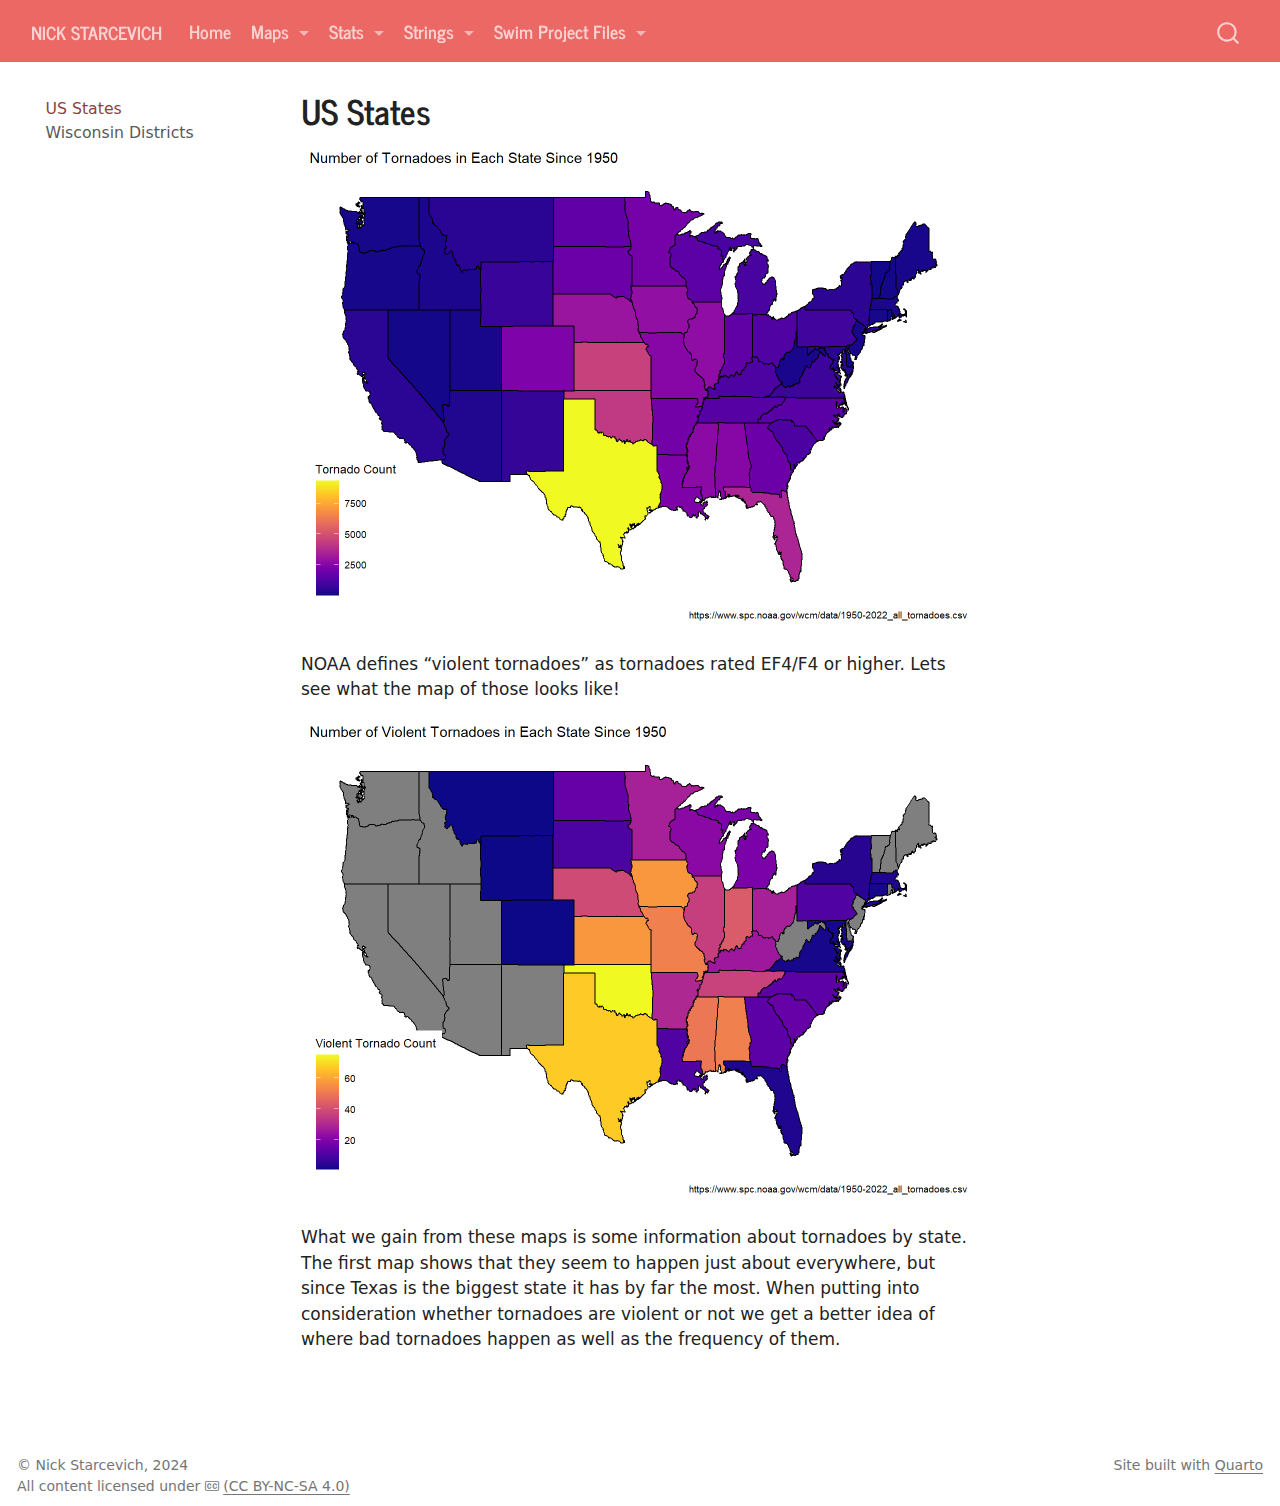
<file: docs/part1.html>
<!DOCTYPE html>
<html xmlns="http://www.w3.org/1999/xhtml" lang="en" xml:lang="en"><head>

<meta charset="utf-8">
<meta name="generator" content="quarto-1.4.555">

<meta name="viewport" content="width=device-width, initial-scale=1.0, user-scalable=yes">


<title>Nick Starcevich - US States</title>
<style>
code{white-space: pre-wrap;}
span.smallcaps{font-variant: small-caps;}
div.columns{display: flex; gap: min(4vw, 1.5em);}
div.column{flex: auto; overflow-x: auto;}
div.hanging-indent{margin-left: 1.5em; text-indent: -1.5em;}
ul.task-list{list-style: none;}
ul.task-list li input[type="checkbox"] {
  width: 0.8em;
  margin: 0 0.8em 0.2em -1em; /* quarto-specific, see https://github.com/quarto-dev/quarto-cli/issues/4556 */ 
  vertical-align: middle;
}
</style>


<script src="site_libs/quarto-nav/quarto-nav.js"></script>
<script src="site_libs/quarto-nav/headroom.min.js"></script>
<script src="site_libs/clipboard/clipboard.min.js"></script>
<script src="site_libs/quarto-search/autocomplete.umd.js"></script>
<script src="site_libs/quarto-search/fuse.min.js"></script>
<script src="site_libs/quarto-search/quarto-search.js"></script>
<meta name="quarto:offset" content="./">
<script src="site_libs/quarto-html/quarto.js"></script>
<script src="site_libs/quarto-html/popper.min.js"></script>
<script src="site_libs/quarto-html/tippy.umd.min.js"></script>
<script src="site_libs/quarto-html/anchor.min.js"></script>
<link href="site_libs/quarto-html/tippy.css" rel="stylesheet">
<link href="site_libs/quarto-html/quarto-syntax-highlighting.css" rel="stylesheet" id="quarto-text-highlighting-styles">
<script src="site_libs/bootstrap/bootstrap.min.js"></script>
<link href="site_libs/bootstrap/bootstrap-icons.css" rel="stylesheet">
<link href="site_libs/bootstrap/bootstrap.min.css" rel="stylesheet" id="quarto-bootstrap" data-mode="light">
<script id="quarto-search-options" type="application/json">{
  "location": "navbar",
  "copy-button": false,
  "collapse-after": 3,
  "panel-placement": "end",
  "type": "overlay",
  "limit": 50,
  "keyboard-shortcut": [
    "f",
    "/",
    "s"
  ],
  "show-item-context": false,
  "language": {
    "search-no-results-text": "No results",
    "search-matching-documents-text": "matching documents",
    "search-copy-link-title": "Copy link to search",
    "search-hide-matches-text": "Hide additional matches",
    "search-more-match-text": "more match in this document",
    "search-more-matches-text": "more matches in this document",
    "search-clear-button-title": "Clear",
    "search-text-placeholder": "",
    "search-detached-cancel-button-title": "Cancel",
    "search-submit-button-title": "Submit",
    "search-label": "Search"
  }
}</script>


<link rel="stylesheet" href="styles.css">
</head>

<body class="nav-sidebar floating nav-fixed">

<div id="quarto-search-results"></div>
  <header id="quarto-header" class="headroom fixed-top">
    <nav class="navbar navbar-expand-lg " data-bs-theme="dark">
      <div class="navbar-container container-fluid">
      <div class="navbar-brand-container mx-auto">
    <a class="navbar-brand" href="./index.html">
    <span class="navbar-title">Nick Starcevich</span>
    </a>
  </div>
            <div id="quarto-search" class="" title="Search"></div>
          <button class="navbar-toggler" type="button" data-bs-toggle="collapse" data-bs-target="#navbarCollapse" aria-controls="navbarCollapse" aria-expanded="false" aria-label="Toggle navigation" onclick="if (window.quartoToggleHeadroom) { window.quartoToggleHeadroom(); }">
  <span class="navbar-toggler-icon"></span>
</button>
          <div class="collapse navbar-collapse" id="navbarCollapse">
            <ul class="navbar-nav navbar-nav-scroll me-auto">
  <li class="nav-item">
    <a class="nav-link" href="./index.html"> 
<span class="menu-text">Home</span></a>
  </li>  
  <li class="nav-item dropdown ">
    <a class="nav-link dropdown-toggle" href="#" id="nav-menu-maps" role="button" data-bs-toggle="dropdown" aria-expanded="false">
 <span class="menu-text">Maps</span>
    </a>
    <ul class="dropdown-menu" aria-labelledby="nav-menu-maps">    
        <li>
    <a class="dropdown-item" href="./part1.html">
 <span class="dropdown-text">US States</span></a>
  </li>  
        <li>
    <a class="dropdown-item" href="./part2.html">
 <span class="dropdown-text">Wisconsin Districts</span></a>
  </li>  
    </ul>
  </li>
  <li class="nav-item dropdown ">
    <a class="nav-link dropdown-toggle" href="#" id="nav-menu-stats" role="button" data-bs-toggle="dropdown" aria-expanded="false">
 <span class="menu-text">Stats</span>
    </a>
    <ul class="dropdown-menu" aria-labelledby="nav-menu-stats">    
        <li>
    <a class="dropdown-item" href="./stat_project.html">
 <span class="dropdown-text">Mini Project 2</span></a>
  </li>  
    </ul>
  </li>
  <li class="nav-item dropdown ">
    <a class="nav-link dropdown-toggle" href="#" id="nav-menu-strings" role="button" data-bs-toggle="dropdown" aria-expanded="false">
 <span class="menu-text">Strings</span>
    </a>
    <ul class="dropdown-menu" aria-labelledby="nav-menu-strings">    
        <li>
    <a class="dropdown-item" href="./nyt_sentiment_analysis.html">
 <span class="dropdown-text">Mini Project Part 3</span></a>
  </li>  
    </ul>
  </li>
  <li class="nav-item dropdown ">
    <a class="nav-link dropdown-toggle" href="#" id="nav-menu-swim-project-files" role="button" data-bs-toggle="dropdown" aria-expanded="false">
 <span class="menu-text">Swim Project Files</span>
    </a>
    <ul class="dropdown-menu" aria-labelledby="nav-menu-swim-project-files">    
        <li>
    <a class="dropdown-item" href="./record_history_2.pdf">
 <span class="dropdown-text"></span></a>
  </li>  
        <li>
    <a class="dropdown-item" href="./methods_and_calculations.pdf">
 <span class="dropdown-text"></span></a>
  </li>  
    </ul>
  </li>
</ul>
          </div> <!-- /navcollapse -->
          <div class="quarto-navbar-tools">
</div>
      </div> <!-- /container-fluid -->
    </nav>
  <nav class="quarto-secondary-nav">
    <div class="container-fluid d-flex">
      <button type="button" class="quarto-btn-toggle btn" data-bs-toggle="collapse" data-bs-target=".quarto-sidebar-collapse-item" aria-controls="quarto-sidebar" aria-expanded="false" aria-label="Toggle sidebar navigation" onclick="if (window.quartoToggleHeadroom) { window.quartoToggleHeadroom(); }">
        <i class="bi bi-layout-text-sidebar-reverse"></i>
      </button>
        <nav class="quarto-page-breadcrumbs" aria-label="breadcrumb"><ol class="breadcrumb"><li class="breadcrumb-item"><a href="./part1.html">US States</a></li></ol></nav>
        <a class="flex-grow-1" role="button" data-bs-toggle="collapse" data-bs-target=".quarto-sidebar-collapse-item" aria-controls="quarto-sidebar" aria-expanded="false" aria-label="Toggle sidebar navigation" onclick="if (window.quartoToggleHeadroom) { window.quartoToggleHeadroom(); }">      
        </a>
    </div>
  </nav>
</header>
<!-- content -->
<div id="quarto-content" class="quarto-container page-columns page-rows-contents page-layout-article page-navbar">
<!-- sidebar -->
  <nav id="quarto-sidebar" class="sidebar collapse collapse-horizontal quarto-sidebar-collapse-item sidebar-navigation floating overflow-auto">
    <div class="sidebar-menu-container"> 
    <ul class="list-unstyled mt-1">
        <li class="sidebar-item">
  <div class="sidebar-item-container"> 
  <a href="./part1.html" class="sidebar-item-text sidebar-link active">
 <span class="menu-text">US States</span></a>
  </div>
</li>
        <li class="sidebar-item">
  <div class="sidebar-item-container"> 
  <a href="./part2.html" class="sidebar-item-text sidebar-link">
 <span class="menu-text">Wisconsin Districts</span></a>
  </div>
</li>
    </ul>
    </div>
</nav>
<div id="quarto-sidebar-glass" class="quarto-sidebar-collapse-item" data-bs-toggle="collapse" data-bs-target=".quarto-sidebar-collapse-item"></div>
<!-- margin-sidebar -->
    <div id="quarto-margin-sidebar" class="sidebar margin-sidebar">
        
    </div>
<!-- main -->
<main class="content" id="quarto-document-content">

<header id="title-block-header" class="quarto-title-block default">
<div class="quarto-title">
<h1 class="title">US States</h1>
</div>



<div class="quarto-title-meta">

    
  
    
  </div>
  


</header>


<div class="cell">
<div class="cell-output-display">
<div>
<figure class="figure">
<p><img src="part1_files/figure-html/unnamed-chunk-3-1.png" class="img-fluid figure-img" width="672"></p>
</figure>
</div>
</div>
</div>
<p>NOAA defines “violent tornadoes” as tornadoes rated EF4/F4 or higher. Lets see what the map of those looks like!</p>
<div class="cell">
<div class="cell-output-display">
<div>
<figure class="figure">
<p><img src="part1_files/figure-html/unnamed-chunk-4-1.png" class="img-fluid figure-img" width="672"></p>
</figure>
</div>
</div>
</div>
<p>What we gain from these maps is some information about tornadoes by state. The first map shows that they seem to happen just about everywhere, but since Texas is the biggest state it has by far the most. When putting into consideration whether tornadoes are violent or not we get a better idea of where bad tornadoes happen as well as the frequency of them.</p>



</main> <!-- /main -->
<script id="quarto-html-after-body" type="application/javascript">
window.document.addEventListener("DOMContentLoaded", function (event) {
  const toggleBodyColorMode = (bsSheetEl) => {
    const mode = bsSheetEl.getAttribute("data-mode");
    const bodyEl = window.document.querySelector("body");
    if (mode === "dark") {
      bodyEl.classList.add("quarto-dark");
      bodyEl.classList.remove("quarto-light");
    } else {
      bodyEl.classList.add("quarto-light");
      bodyEl.classList.remove("quarto-dark");
    }
  }
  const toggleBodyColorPrimary = () => {
    const bsSheetEl = window.document.querySelector("link#quarto-bootstrap");
    if (bsSheetEl) {
      toggleBodyColorMode(bsSheetEl);
    }
  }
  toggleBodyColorPrimary();  
  const icon = "";
  const anchorJS = new window.AnchorJS();
  anchorJS.options = {
    placement: 'right',
    icon: icon
  };
  anchorJS.add('.anchored');
  const isCodeAnnotation = (el) => {
    for (const clz of el.classList) {
      if (clz.startsWith('code-annotation-')) {                     
        return true;
      }
    }
    return false;
  }
  const clipboard = new window.ClipboardJS('.code-copy-button', {
    text: function(trigger) {
      const codeEl = trigger.previousElementSibling.cloneNode(true);
      for (const childEl of codeEl.children) {
        if (isCodeAnnotation(childEl)) {
          childEl.remove();
        }
      }
      return codeEl.innerText;
    }
  });
  clipboard.on('success', function(e) {
    // button target
    const button = e.trigger;
    // don't keep focus
    button.blur();
    // flash "checked"
    button.classList.add('code-copy-button-checked');
    var currentTitle = button.getAttribute("title");
    button.setAttribute("title", "Copied!");
    let tooltip;
    if (window.bootstrap) {
      button.setAttribute("data-bs-toggle", "tooltip");
      button.setAttribute("data-bs-placement", "left");
      button.setAttribute("data-bs-title", "Copied!");
      tooltip = new bootstrap.Tooltip(button, 
        { trigger: "manual", 
          customClass: "code-copy-button-tooltip",
          offset: [0, -8]});
      tooltip.show();    
    }
    setTimeout(function() {
      if (tooltip) {
        tooltip.hide();
        button.removeAttribute("data-bs-title");
        button.removeAttribute("data-bs-toggle");
        button.removeAttribute("data-bs-placement");
      }
      button.setAttribute("title", currentTitle);
      button.classList.remove('code-copy-button-checked');
    }, 1000);
    // clear code selection
    e.clearSelection();
  });
    var localhostRegex = new RegExp(/^(?:http|https):\/\/localhost\:?[0-9]*\//);
    var mailtoRegex = new RegExp(/^mailto:/);
      var filterRegex = new RegExp('/' + window.location.host + '/');
    var isInternal = (href) => {
        return filterRegex.test(href) || localhostRegex.test(href) || mailtoRegex.test(href);
    }
    // Inspect non-navigation links and adorn them if external
 	var links = window.document.querySelectorAll('a[href]:not(.nav-link):not(.navbar-brand):not(.toc-action):not(.sidebar-link):not(.sidebar-item-toggle):not(.pagination-link):not(.no-external):not([aria-hidden]):not(.dropdown-item):not(.quarto-navigation-tool)');
    for (var i=0; i<links.length; i++) {
      const link = links[i];
      if (!isInternal(link.href)) {
        // undo the damage that might have been done by quarto-nav.js in the case of
        // links that we want to consider external
        if (link.dataset.originalHref !== undefined) {
          link.href = link.dataset.originalHref;
        }
      }
    }
  function tippyHover(el, contentFn, onTriggerFn, onUntriggerFn) {
    const config = {
      allowHTML: true,
      maxWidth: 500,
      delay: 100,
      arrow: false,
      appendTo: function(el) {
          return el.parentElement;
      },
      interactive: true,
      interactiveBorder: 10,
      theme: 'quarto',
      placement: 'bottom-start',
    };
    if (contentFn) {
      config.content = contentFn;
    }
    if (onTriggerFn) {
      config.onTrigger = onTriggerFn;
    }
    if (onUntriggerFn) {
      config.onUntrigger = onUntriggerFn;
    }
    window.tippy(el, config); 
  }
  const noterefs = window.document.querySelectorAll('a[role="doc-noteref"]');
  for (var i=0; i<noterefs.length; i++) {
    const ref = noterefs[i];
    tippyHover(ref, function() {
      // use id or data attribute instead here
      let href = ref.getAttribute('data-footnote-href') || ref.getAttribute('href');
      try { href = new URL(href).hash; } catch {}
      const id = href.replace(/^#\/?/, "");
      const note = window.document.getElementById(id);
      if (note) {
        return note.innerHTML;
      } else {
        return "";
      }
    });
  }
  const xrefs = window.document.querySelectorAll('a.quarto-xref');
  const processXRef = (id, note) => {
    // Strip column container classes
    const stripColumnClz = (el) => {
      el.classList.remove("page-full", "page-columns");
      if (el.children) {
        for (const child of el.children) {
          stripColumnClz(child);
        }
      }
    }
    stripColumnClz(note)
    if (id === null || id.startsWith('sec-')) {
      // Special case sections, only their first couple elements
      const container = document.createElement("div");
      if (note.children && note.children.length > 2) {
        container.appendChild(note.children[0].cloneNode(true));
        for (let i = 1; i < note.children.length; i++) {
          const child = note.children[i];
          if (child.tagName === "P" && child.innerText === "") {
            continue;
          } else {
            container.appendChild(child.cloneNode(true));
            break;
          }
        }
        if (window.Quarto?.typesetMath) {
          window.Quarto.typesetMath(container);
        }
        return container.innerHTML
      } else {
        if (window.Quarto?.typesetMath) {
          window.Quarto.typesetMath(note);
        }
        return note.innerHTML;
      }
    } else {
      // Remove any anchor links if they are present
      const anchorLink = note.querySelector('a.anchorjs-link');
      if (anchorLink) {
        anchorLink.remove();
      }
      if (window.Quarto?.typesetMath) {
        window.Quarto.typesetMath(note);
      }
      // TODO in 1.5, we should make sure this works without a callout special case
      if (note.classList.contains("callout")) {
        return note.outerHTML;
      } else {
        return note.innerHTML;
      }
    }
  }
  for (var i=0; i<xrefs.length; i++) {
    const xref = xrefs[i];
    tippyHover(xref, undefined, function(instance) {
      instance.disable();
      let url = xref.getAttribute('href');
      let hash = undefined; 
      if (url.startsWith('#')) {
        hash = url;
      } else {
        try { hash = new URL(url).hash; } catch {}
      }
      if (hash) {
        const id = hash.replace(/^#\/?/, "");
        const note = window.document.getElementById(id);
        if (note !== null) {
          try {
            const html = processXRef(id, note.cloneNode(true));
            instance.setContent(html);
          } finally {
            instance.enable();
            instance.show();
          }
        } else {
          // See if we can fetch this
          fetch(url.split('#')[0])
          .then(res => res.text())
          .then(html => {
            const parser = new DOMParser();
            const htmlDoc = parser.parseFromString(html, "text/html");
            const note = htmlDoc.getElementById(id);
            if (note !== null) {
              const html = processXRef(id, note);
              instance.setContent(html);
            } 
          }).finally(() => {
            instance.enable();
            instance.show();
          });
        }
      } else {
        // See if we can fetch a full url (with no hash to target)
        // This is a special case and we should probably do some content thinning / targeting
        fetch(url)
        .then(res => res.text())
        .then(html => {
          const parser = new DOMParser();
          const htmlDoc = parser.parseFromString(html, "text/html");
          const note = htmlDoc.querySelector('main.content');
          if (note !== null) {
            // This should only happen for chapter cross references
            // (since there is no id in the URL)
            // remove the first header
            if (note.children.length > 0 && note.children[0].tagName === "HEADER") {
              note.children[0].remove();
            }
            const html = processXRef(null, note);
            instance.setContent(html);
          } 
        }).finally(() => {
          instance.enable();
          instance.show();
        });
      }
    }, function(instance) {
    });
  }
      let selectedAnnoteEl;
      const selectorForAnnotation = ( cell, annotation) => {
        let cellAttr = 'data-code-cell="' + cell + '"';
        let lineAttr = 'data-code-annotation="' +  annotation + '"';
        const selector = 'span[' + cellAttr + '][' + lineAttr + ']';
        return selector;
      }
      const selectCodeLines = (annoteEl) => {
        const doc = window.document;
        const targetCell = annoteEl.getAttribute("data-target-cell");
        const targetAnnotation = annoteEl.getAttribute("data-target-annotation");
        const annoteSpan = window.document.querySelector(selectorForAnnotation(targetCell, targetAnnotation));
        const lines = annoteSpan.getAttribute("data-code-lines").split(",");
        const lineIds = lines.map((line) => {
          return targetCell + "-" + line;
        })
        let top = null;
        let height = null;
        let parent = null;
        if (lineIds.length > 0) {
            //compute the position of the single el (top and bottom and make a div)
            const el = window.document.getElementById(lineIds[0]);
            top = el.offsetTop;
            height = el.offsetHeight;
            parent = el.parentElement.parentElement;
          if (lineIds.length > 1) {
            const lastEl = window.document.getElementById(lineIds[lineIds.length - 1]);
            const bottom = lastEl.offsetTop + lastEl.offsetHeight;
            height = bottom - top;
          }
          if (top !== null && height !== null && parent !== null) {
            // cook up a div (if necessary) and position it 
            let div = window.document.getElementById("code-annotation-line-highlight");
            if (div === null) {
              div = window.document.createElement("div");
              div.setAttribute("id", "code-annotation-line-highlight");
              div.style.position = 'absolute';
              parent.appendChild(div);
            }
            div.style.top = top - 2 + "px";
            div.style.height = height + 4 + "px";
            div.style.left = 0;
            let gutterDiv = window.document.getElementById("code-annotation-line-highlight-gutter");
            if (gutterDiv === null) {
              gutterDiv = window.document.createElement("div");
              gutterDiv.setAttribute("id", "code-annotation-line-highlight-gutter");
              gutterDiv.style.position = 'absolute';
              const codeCell = window.document.getElementById(targetCell);
              const gutter = codeCell.querySelector('.code-annotation-gutter');
              gutter.appendChild(gutterDiv);
            }
            gutterDiv.style.top = top - 2 + "px";
            gutterDiv.style.height = height + 4 + "px";
          }
          selectedAnnoteEl = annoteEl;
        }
      };
      const unselectCodeLines = () => {
        const elementsIds = ["code-annotation-line-highlight", "code-annotation-line-highlight-gutter"];
        elementsIds.forEach((elId) => {
          const div = window.document.getElementById(elId);
          if (div) {
            div.remove();
          }
        });
        selectedAnnoteEl = undefined;
      };
        // Handle positioning of the toggle
    window.addEventListener(
      "resize",
      throttle(() => {
        elRect = undefined;
        if (selectedAnnoteEl) {
          selectCodeLines(selectedAnnoteEl);
        }
      }, 10)
    );
    function throttle(fn, ms) {
    let throttle = false;
    let timer;
      return (...args) => {
        if(!throttle) { // first call gets through
            fn.apply(this, args);
            throttle = true;
        } else { // all the others get throttled
            if(timer) clearTimeout(timer); // cancel #2
            timer = setTimeout(() => {
              fn.apply(this, args);
              timer = throttle = false;
            }, ms);
        }
      };
    }
      // Attach click handler to the DT
      const annoteDls = window.document.querySelectorAll('dt[data-target-cell]');
      for (const annoteDlNode of annoteDls) {
        annoteDlNode.addEventListener('click', (event) => {
          const clickedEl = event.target;
          if (clickedEl !== selectedAnnoteEl) {
            unselectCodeLines();
            const activeEl = window.document.querySelector('dt[data-target-cell].code-annotation-active');
            if (activeEl) {
              activeEl.classList.remove('code-annotation-active');
            }
            selectCodeLines(clickedEl);
            clickedEl.classList.add('code-annotation-active');
          } else {
            // Unselect the line
            unselectCodeLines();
            clickedEl.classList.remove('code-annotation-active');
          }
        });
      }
  const findCites = (el) => {
    const parentEl = el.parentElement;
    if (parentEl) {
      const cites = parentEl.dataset.cites;
      if (cites) {
        return {
          el,
          cites: cites.split(' ')
        };
      } else {
        return findCites(el.parentElement)
      }
    } else {
      return undefined;
    }
  };
  var bibliorefs = window.document.querySelectorAll('a[role="doc-biblioref"]');
  for (var i=0; i<bibliorefs.length; i++) {
    const ref = bibliorefs[i];
    const citeInfo = findCites(ref);
    if (citeInfo) {
      tippyHover(citeInfo.el, function() {
        var popup = window.document.createElement('div');
        citeInfo.cites.forEach(function(cite) {
          var citeDiv = window.document.createElement('div');
          citeDiv.classList.add('hanging-indent');
          citeDiv.classList.add('csl-entry');
          var biblioDiv = window.document.getElementById('ref-' + cite);
          if (biblioDiv) {
            citeDiv.innerHTML = biblioDiv.innerHTML;
          }
          popup.appendChild(citeDiv);
        });
        return popup.innerHTML;
      });
    }
  }
});
</script>
</div> <!-- /content -->
<footer class="footer">
  <div class="nav-footer">
    <div class="nav-footer-left">
<p>© Nick Starcevich, 2024<br> All content licensed under <i class="bi-badge-cc"></i> <a href="http://creativecommons.org/licenses/by-nc-sa/4.0/">(CC BY-NC-SA 4.0)</a></p>
</div>   
    <div class="nav-footer-center">
      &nbsp;
    </div>
    <div class="nav-footer-right">
<p>Site built with <a href="https://quarto.org/">Quarto</a></p>
</div>
  </div>
</footer>




</body></html>
</file>
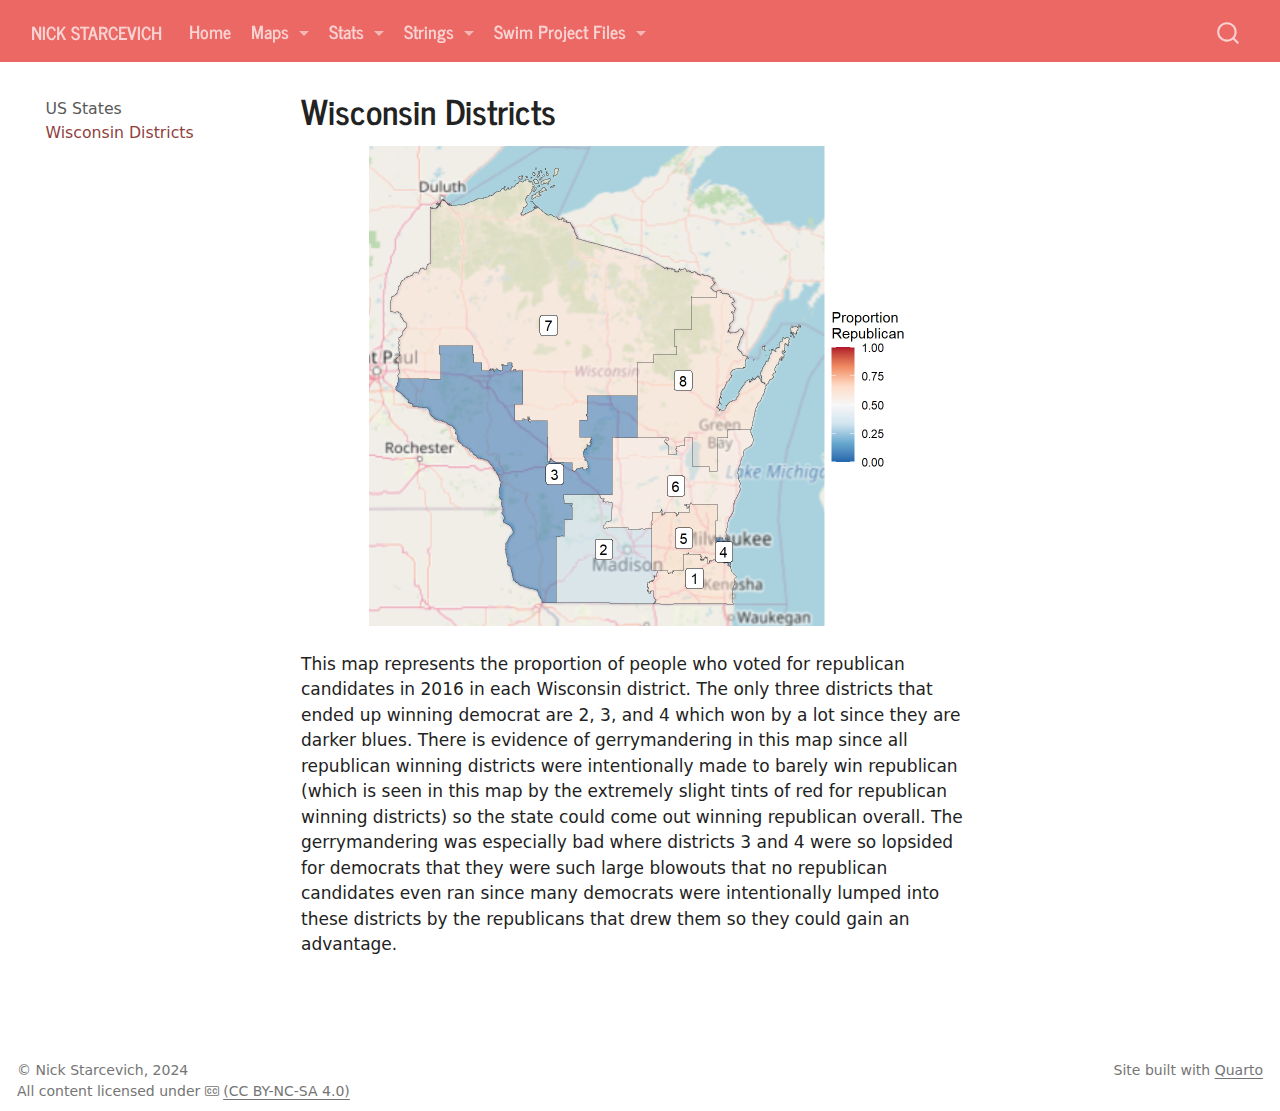
<file: docs/part2.html>
<!DOCTYPE html>
<html xmlns="http://www.w3.org/1999/xhtml" lang="en" xml:lang="en"><head>

<meta charset="utf-8">
<meta name="generator" content="quarto-1.4.555">

<meta name="viewport" content="width=device-width, initial-scale=1.0, user-scalable=yes">


<title>Nick Starcevich - Wisconsin Districts</title>
<style>
code{white-space: pre-wrap;}
span.smallcaps{font-variant: small-caps;}
div.columns{display: flex; gap: min(4vw, 1.5em);}
div.column{flex: auto; overflow-x: auto;}
div.hanging-indent{margin-left: 1.5em; text-indent: -1.5em;}
ul.task-list{list-style: none;}
ul.task-list li input[type="checkbox"] {
  width: 0.8em;
  margin: 0 0.8em 0.2em -1em; /* quarto-specific, see https://github.com/quarto-dev/quarto-cli/issues/4556 */ 
  vertical-align: middle;
}
</style>


<script src="site_libs/quarto-nav/quarto-nav.js"></script>
<script src="site_libs/quarto-nav/headroom.min.js"></script>
<script src="site_libs/clipboard/clipboard.min.js"></script>
<script src="site_libs/quarto-search/autocomplete.umd.js"></script>
<script src="site_libs/quarto-search/fuse.min.js"></script>
<script src="site_libs/quarto-search/quarto-search.js"></script>
<meta name="quarto:offset" content="./">
<script src="site_libs/quarto-html/quarto.js"></script>
<script src="site_libs/quarto-html/popper.min.js"></script>
<script src="site_libs/quarto-html/tippy.umd.min.js"></script>
<script src="site_libs/quarto-html/anchor.min.js"></script>
<link href="site_libs/quarto-html/tippy.css" rel="stylesheet">
<link href="site_libs/quarto-html/quarto-syntax-highlighting.css" rel="stylesheet" id="quarto-text-highlighting-styles">
<script src="site_libs/bootstrap/bootstrap.min.js"></script>
<link href="site_libs/bootstrap/bootstrap-icons.css" rel="stylesheet">
<link href="site_libs/bootstrap/bootstrap.min.css" rel="stylesheet" id="quarto-bootstrap" data-mode="light">
<script id="quarto-search-options" type="application/json">{
  "location": "navbar",
  "copy-button": false,
  "collapse-after": 3,
  "panel-placement": "end",
  "type": "overlay",
  "limit": 50,
  "keyboard-shortcut": [
    "f",
    "/",
    "s"
  ],
  "show-item-context": false,
  "language": {
    "search-no-results-text": "No results",
    "search-matching-documents-text": "matching documents",
    "search-copy-link-title": "Copy link to search",
    "search-hide-matches-text": "Hide additional matches",
    "search-more-match-text": "more match in this document",
    "search-more-matches-text": "more matches in this document",
    "search-clear-button-title": "Clear",
    "search-text-placeholder": "",
    "search-detached-cancel-button-title": "Cancel",
    "search-submit-button-title": "Submit",
    "search-label": "Search"
  }
}</script>


<link rel="stylesheet" href="styles.css">
</head>

<body class="nav-sidebar floating nav-fixed">

<div id="quarto-search-results"></div>
  <header id="quarto-header" class="headroom fixed-top">
    <nav class="navbar navbar-expand-lg " data-bs-theme="dark">
      <div class="navbar-container container-fluid">
      <div class="navbar-brand-container mx-auto">
    <a class="navbar-brand" href="./index.html">
    <span class="navbar-title">Nick Starcevich</span>
    </a>
  </div>
            <div id="quarto-search" class="" title="Search"></div>
          <button class="navbar-toggler" type="button" data-bs-toggle="collapse" data-bs-target="#navbarCollapse" aria-controls="navbarCollapse" aria-expanded="false" aria-label="Toggle navigation" onclick="if (window.quartoToggleHeadroom) { window.quartoToggleHeadroom(); }">
  <span class="navbar-toggler-icon"></span>
</button>
          <div class="collapse navbar-collapse" id="navbarCollapse">
            <ul class="navbar-nav navbar-nav-scroll me-auto">
  <li class="nav-item">
    <a class="nav-link" href="./index.html"> 
<span class="menu-text">Home</span></a>
  </li>  
  <li class="nav-item dropdown ">
    <a class="nav-link dropdown-toggle" href="#" id="nav-menu-maps" role="button" data-bs-toggle="dropdown" aria-expanded="false">
 <span class="menu-text">Maps</span>
    </a>
    <ul class="dropdown-menu" aria-labelledby="nav-menu-maps">    
        <li>
    <a class="dropdown-item" href="./part1.html">
 <span class="dropdown-text">US States</span></a>
  </li>  
        <li>
    <a class="dropdown-item" href="./part2.html">
 <span class="dropdown-text">Wisconsin Districts</span></a>
  </li>  
    </ul>
  </li>
  <li class="nav-item dropdown ">
    <a class="nav-link dropdown-toggle" href="#" id="nav-menu-stats" role="button" data-bs-toggle="dropdown" aria-expanded="false">
 <span class="menu-text">Stats</span>
    </a>
    <ul class="dropdown-menu" aria-labelledby="nav-menu-stats">    
        <li>
    <a class="dropdown-item" href="./stat_project.html">
 <span class="dropdown-text">Mini Project 2</span></a>
  </li>  
    </ul>
  </li>
  <li class="nav-item dropdown ">
    <a class="nav-link dropdown-toggle" href="#" id="nav-menu-strings" role="button" data-bs-toggle="dropdown" aria-expanded="false">
 <span class="menu-text">Strings</span>
    </a>
    <ul class="dropdown-menu" aria-labelledby="nav-menu-strings">    
        <li>
    <a class="dropdown-item" href="./nyt_sentiment_analysis.html">
 <span class="dropdown-text">Mini Project Part 3</span></a>
  </li>  
    </ul>
  </li>
  <li class="nav-item dropdown ">
    <a class="nav-link dropdown-toggle" href="#" id="nav-menu-swim-project-files" role="button" data-bs-toggle="dropdown" aria-expanded="false">
 <span class="menu-text">Swim Project Files</span>
    </a>
    <ul class="dropdown-menu" aria-labelledby="nav-menu-swim-project-files">    
        <li>
    <a class="dropdown-item" href="./record_history_2.pdf">
 <span class="dropdown-text"></span></a>
  </li>  
        <li>
    <a class="dropdown-item" href="./methods_and_calculations.pdf">
 <span class="dropdown-text"></span></a>
  </li>  
    </ul>
  </li>
</ul>
          </div> <!-- /navcollapse -->
          <div class="quarto-navbar-tools">
</div>
      </div> <!-- /container-fluid -->
    </nav>
  <nav class="quarto-secondary-nav">
    <div class="container-fluid d-flex">
      <button type="button" class="quarto-btn-toggle btn" data-bs-toggle="collapse" data-bs-target=".quarto-sidebar-collapse-item" aria-controls="quarto-sidebar" aria-expanded="false" aria-label="Toggle sidebar navigation" onclick="if (window.quartoToggleHeadroom) { window.quartoToggleHeadroom(); }">
        <i class="bi bi-layout-text-sidebar-reverse"></i>
      </button>
        <nav class="quarto-page-breadcrumbs" aria-label="breadcrumb"><ol class="breadcrumb"><li class="breadcrumb-item"><a href="./part2.html">Wisconsin Districts</a></li></ol></nav>
        <a class="flex-grow-1" role="button" data-bs-toggle="collapse" data-bs-target=".quarto-sidebar-collapse-item" aria-controls="quarto-sidebar" aria-expanded="false" aria-label="Toggle sidebar navigation" onclick="if (window.quartoToggleHeadroom) { window.quartoToggleHeadroom(); }">      
        </a>
    </div>
  </nav>
</header>
<!-- content -->
<div id="quarto-content" class="quarto-container page-columns page-rows-contents page-layout-article page-navbar">
<!-- sidebar -->
  <nav id="quarto-sidebar" class="sidebar collapse collapse-horizontal quarto-sidebar-collapse-item sidebar-navigation floating overflow-auto">
    <div class="sidebar-menu-container"> 
    <ul class="list-unstyled mt-1">
        <li class="sidebar-item">
  <div class="sidebar-item-container"> 
  <a href="./part1.html" class="sidebar-item-text sidebar-link">
 <span class="menu-text">US States</span></a>
  </div>
</li>
        <li class="sidebar-item">
  <div class="sidebar-item-container"> 
  <a href="./part2.html" class="sidebar-item-text sidebar-link active">
 <span class="menu-text">Wisconsin Districts</span></a>
  </div>
</li>
    </ul>
    </div>
</nav>
<div id="quarto-sidebar-glass" class="quarto-sidebar-collapse-item" data-bs-toggle="collapse" data-bs-target=".quarto-sidebar-collapse-item"></div>
<!-- margin-sidebar -->
    <div id="quarto-margin-sidebar" class="sidebar margin-sidebar">
        
    </div>
<!-- main -->
<main class="content" id="quarto-document-content">

<header id="title-block-header" class="quarto-title-block default">
<div class="quarto-title">
<h1 class="title">Wisconsin Districts</h1>
</div>



<div class="quarto-title-meta">

    
  
    
  </div>
  


</header>


<div class="cell">
<div class="cell-output-display">
<div>
<figure class="figure">
<p><img src="part2_files/figure-html/unnamed-chunk-4-1.png" class="img-fluid figure-img" width="672"></p>
</figure>
</div>
</div>
</div>
<p>This map represents the proportion of people who voted for republican candidates in 2016 in each Wisconsin district. The only three districts that ended up winning democrat are 2, 3, and 4 which won by a lot since they are darker blues. There is evidence of gerrymandering in this map since all republican winning districts were intentionally made to barely win republican (which is seen in this map by the extremely slight tints of red for republican winning districts) so the state could come out winning republican overall. The gerrymandering was especially bad where districts 3 and 4 were so lopsided for democrats that they were such large blowouts that no republican candidates even ran since many democrats were intentionally lumped into these districts by the republicans that drew them so they could gain an advantage.</p>



</main> <!-- /main -->
<script id="quarto-html-after-body" type="application/javascript">
window.document.addEventListener("DOMContentLoaded", function (event) {
  const toggleBodyColorMode = (bsSheetEl) => {
    const mode = bsSheetEl.getAttribute("data-mode");
    const bodyEl = window.document.querySelector("body");
    if (mode === "dark") {
      bodyEl.classList.add("quarto-dark");
      bodyEl.classList.remove("quarto-light");
    } else {
      bodyEl.classList.add("quarto-light");
      bodyEl.classList.remove("quarto-dark");
    }
  }
  const toggleBodyColorPrimary = () => {
    const bsSheetEl = window.document.querySelector("link#quarto-bootstrap");
    if (bsSheetEl) {
      toggleBodyColorMode(bsSheetEl);
    }
  }
  toggleBodyColorPrimary();  
  const icon = "";
  const anchorJS = new window.AnchorJS();
  anchorJS.options = {
    placement: 'right',
    icon: icon
  };
  anchorJS.add('.anchored');
  const isCodeAnnotation = (el) => {
    for (const clz of el.classList) {
      if (clz.startsWith('code-annotation-')) {                     
        return true;
      }
    }
    return false;
  }
  const clipboard = new window.ClipboardJS('.code-copy-button', {
    text: function(trigger) {
      const codeEl = trigger.previousElementSibling.cloneNode(true);
      for (const childEl of codeEl.children) {
        if (isCodeAnnotation(childEl)) {
          childEl.remove();
        }
      }
      return codeEl.innerText;
    }
  });
  clipboard.on('success', function(e) {
    // button target
    const button = e.trigger;
    // don't keep focus
    button.blur();
    // flash "checked"
    button.classList.add('code-copy-button-checked');
    var currentTitle = button.getAttribute("title");
    button.setAttribute("title", "Copied!");
    let tooltip;
    if (window.bootstrap) {
      button.setAttribute("data-bs-toggle", "tooltip");
      button.setAttribute("data-bs-placement", "left");
      button.setAttribute("data-bs-title", "Copied!");
      tooltip = new bootstrap.Tooltip(button, 
        { trigger: "manual", 
          customClass: "code-copy-button-tooltip",
          offset: [0, -8]});
      tooltip.show();    
    }
    setTimeout(function() {
      if (tooltip) {
        tooltip.hide();
        button.removeAttribute("data-bs-title");
        button.removeAttribute("data-bs-toggle");
        button.removeAttribute("data-bs-placement");
      }
      button.setAttribute("title", currentTitle);
      button.classList.remove('code-copy-button-checked');
    }, 1000);
    // clear code selection
    e.clearSelection();
  });
    var localhostRegex = new RegExp(/^(?:http|https):\/\/localhost\:?[0-9]*\//);
    var mailtoRegex = new RegExp(/^mailto:/);
      var filterRegex = new RegExp('/' + window.location.host + '/');
    var isInternal = (href) => {
        return filterRegex.test(href) || localhostRegex.test(href) || mailtoRegex.test(href);
    }
    // Inspect non-navigation links and adorn them if external
 	var links = window.document.querySelectorAll('a[href]:not(.nav-link):not(.navbar-brand):not(.toc-action):not(.sidebar-link):not(.sidebar-item-toggle):not(.pagination-link):not(.no-external):not([aria-hidden]):not(.dropdown-item):not(.quarto-navigation-tool)');
    for (var i=0; i<links.length; i++) {
      const link = links[i];
      if (!isInternal(link.href)) {
        // undo the damage that might have been done by quarto-nav.js in the case of
        // links that we want to consider external
        if (link.dataset.originalHref !== undefined) {
          link.href = link.dataset.originalHref;
        }
      }
    }
  function tippyHover(el, contentFn, onTriggerFn, onUntriggerFn) {
    const config = {
      allowHTML: true,
      maxWidth: 500,
      delay: 100,
      arrow: false,
      appendTo: function(el) {
          return el.parentElement;
      },
      interactive: true,
      interactiveBorder: 10,
      theme: 'quarto',
      placement: 'bottom-start',
    };
    if (contentFn) {
      config.content = contentFn;
    }
    if (onTriggerFn) {
      config.onTrigger = onTriggerFn;
    }
    if (onUntriggerFn) {
      config.onUntrigger = onUntriggerFn;
    }
    window.tippy(el, config); 
  }
  const noterefs = window.document.querySelectorAll('a[role="doc-noteref"]');
  for (var i=0; i<noterefs.length; i++) {
    const ref = noterefs[i];
    tippyHover(ref, function() {
      // use id or data attribute instead here
      let href = ref.getAttribute('data-footnote-href') || ref.getAttribute('href');
      try { href = new URL(href).hash; } catch {}
      const id = href.replace(/^#\/?/, "");
      const note = window.document.getElementById(id);
      if (note) {
        return note.innerHTML;
      } else {
        return "";
      }
    });
  }
  const xrefs = window.document.querySelectorAll('a.quarto-xref');
  const processXRef = (id, note) => {
    // Strip column container classes
    const stripColumnClz = (el) => {
      el.classList.remove("page-full", "page-columns");
      if (el.children) {
        for (const child of el.children) {
          stripColumnClz(child);
        }
      }
    }
    stripColumnClz(note)
    if (id === null || id.startsWith('sec-')) {
      // Special case sections, only their first couple elements
      const container = document.createElement("div");
      if (note.children && note.children.length > 2) {
        container.appendChild(note.children[0].cloneNode(true));
        for (let i = 1; i < note.children.length; i++) {
          const child = note.children[i];
          if (child.tagName === "P" && child.innerText === "") {
            continue;
          } else {
            container.appendChild(child.cloneNode(true));
            break;
          }
        }
        if (window.Quarto?.typesetMath) {
          window.Quarto.typesetMath(container);
        }
        return container.innerHTML
      } else {
        if (window.Quarto?.typesetMath) {
          window.Quarto.typesetMath(note);
        }
        return note.innerHTML;
      }
    } else {
      // Remove any anchor links if they are present
      const anchorLink = note.querySelector('a.anchorjs-link');
      if (anchorLink) {
        anchorLink.remove();
      }
      if (window.Quarto?.typesetMath) {
        window.Quarto.typesetMath(note);
      }
      // TODO in 1.5, we should make sure this works without a callout special case
      if (note.classList.contains("callout")) {
        return note.outerHTML;
      } else {
        return note.innerHTML;
      }
    }
  }
  for (var i=0; i<xrefs.length; i++) {
    const xref = xrefs[i];
    tippyHover(xref, undefined, function(instance) {
      instance.disable();
      let url = xref.getAttribute('href');
      let hash = undefined; 
      if (url.startsWith('#')) {
        hash = url;
      } else {
        try { hash = new URL(url).hash; } catch {}
      }
      if (hash) {
        const id = hash.replace(/^#\/?/, "");
        const note = window.document.getElementById(id);
        if (note !== null) {
          try {
            const html = processXRef(id, note.cloneNode(true));
            instance.setContent(html);
          } finally {
            instance.enable();
            instance.show();
          }
        } else {
          // See if we can fetch this
          fetch(url.split('#')[0])
          .then(res => res.text())
          .then(html => {
            const parser = new DOMParser();
            const htmlDoc = parser.parseFromString(html, "text/html");
            const note = htmlDoc.getElementById(id);
            if (note !== null) {
              const html = processXRef(id, note);
              instance.setContent(html);
            } 
          }).finally(() => {
            instance.enable();
            instance.show();
          });
        }
      } else {
        // See if we can fetch a full url (with no hash to target)
        // This is a special case and we should probably do some content thinning / targeting
        fetch(url)
        .then(res => res.text())
        .then(html => {
          const parser = new DOMParser();
          const htmlDoc = parser.parseFromString(html, "text/html");
          const note = htmlDoc.querySelector('main.content');
          if (note !== null) {
            // This should only happen for chapter cross references
            // (since there is no id in the URL)
            // remove the first header
            if (note.children.length > 0 && note.children[0].tagName === "HEADER") {
              note.children[0].remove();
            }
            const html = processXRef(null, note);
            instance.setContent(html);
          } 
        }).finally(() => {
          instance.enable();
          instance.show();
        });
      }
    }, function(instance) {
    });
  }
      let selectedAnnoteEl;
      const selectorForAnnotation = ( cell, annotation) => {
        let cellAttr = 'data-code-cell="' + cell + '"';
        let lineAttr = 'data-code-annotation="' +  annotation + '"';
        const selector = 'span[' + cellAttr + '][' + lineAttr + ']';
        return selector;
      }
      const selectCodeLines = (annoteEl) => {
        const doc = window.document;
        const targetCell = annoteEl.getAttribute("data-target-cell");
        const targetAnnotation = annoteEl.getAttribute("data-target-annotation");
        const annoteSpan = window.document.querySelector(selectorForAnnotation(targetCell, targetAnnotation));
        const lines = annoteSpan.getAttribute("data-code-lines").split(",");
        const lineIds = lines.map((line) => {
          return targetCell + "-" + line;
        })
        let top = null;
        let height = null;
        let parent = null;
        if (lineIds.length > 0) {
            //compute the position of the single el (top and bottom and make a div)
            const el = window.document.getElementById(lineIds[0]);
            top = el.offsetTop;
            height = el.offsetHeight;
            parent = el.parentElement.parentElement;
          if (lineIds.length > 1) {
            const lastEl = window.document.getElementById(lineIds[lineIds.length - 1]);
            const bottom = lastEl.offsetTop + lastEl.offsetHeight;
            height = bottom - top;
          }
          if (top !== null && height !== null && parent !== null) {
            // cook up a div (if necessary) and position it 
            let div = window.document.getElementById("code-annotation-line-highlight");
            if (div === null) {
              div = window.document.createElement("div");
              div.setAttribute("id", "code-annotation-line-highlight");
              div.style.position = 'absolute';
              parent.appendChild(div);
            }
            div.style.top = top - 2 + "px";
            div.style.height = height + 4 + "px";
            div.style.left = 0;
            let gutterDiv = window.document.getElementById("code-annotation-line-highlight-gutter");
            if (gutterDiv === null) {
              gutterDiv = window.document.createElement("div");
              gutterDiv.setAttribute("id", "code-annotation-line-highlight-gutter");
              gutterDiv.style.position = 'absolute';
              const codeCell = window.document.getElementById(targetCell);
              const gutter = codeCell.querySelector('.code-annotation-gutter');
              gutter.appendChild(gutterDiv);
            }
            gutterDiv.style.top = top - 2 + "px";
            gutterDiv.style.height = height + 4 + "px";
          }
          selectedAnnoteEl = annoteEl;
        }
      };
      const unselectCodeLines = () => {
        const elementsIds = ["code-annotation-line-highlight", "code-annotation-line-highlight-gutter"];
        elementsIds.forEach((elId) => {
          const div = window.document.getElementById(elId);
          if (div) {
            div.remove();
          }
        });
        selectedAnnoteEl = undefined;
      };
        // Handle positioning of the toggle
    window.addEventListener(
      "resize",
      throttle(() => {
        elRect = undefined;
        if (selectedAnnoteEl) {
          selectCodeLines(selectedAnnoteEl);
        }
      }, 10)
    );
    function throttle(fn, ms) {
    let throttle = false;
    let timer;
      return (...args) => {
        if(!throttle) { // first call gets through
            fn.apply(this, args);
            throttle = true;
        } else { // all the others get throttled
            if(timer) clearTimeout(timer); // cancel #2
            timer = setTimeout(() => {
              fn.apply(this, args);
              timer = throttle = false;
            }, ms);
        }
      };
    }
      // Attach click handler to the DT
      const annoteDls = window.document.querySelectorAll('dt[data-target-cell]');
      for (const annoteDlNode of annoteDls) {
        annoteDlNode.addEventListener('click', (event) => {
          const clickedEl = event.target;
          if (clickedEl !== selectedAnnoteEl) {
            unselectCodeLines();
            const activeEl = window.document.querySelector('dt[data-target-cell].code-annotation-active');
            if (activeEl) {
              activeEl.classList.remove('code-annotation-active');
            }
            selectCodeLines(clickedEl);
            clickedEl.classList.add('code-annotation-active');
          } else {
            // Unselect the line
            unselectCodeLines();
            clickedEl.classList.remove('code-annotation-active');
          }
        });
      }
  const findCites = (el) => {
    const parentEl = el.parentElement;
    if (parentEl) {
      const cites = parentEl.dataset.cites;
      if (cites) {
        return {
          el,
          cites: cites.split(' ')
        };
      } else {
        return findCites(el.parentElement)
      }
    } else {
      return undefined;
    }
  };
  var bibliorefs = window.document.querySelectorAll('a[role="doc-biblioref"]');
  for (var i=0; i<bibliorefs.length; i++) {
    const ref = bibliorefs[i];
    const citeInfo = findCites(ref);
    if (citeInfo) {
      tippyHover(citeInfo.el, function() {
        var popup = window.document.createElement('div');
        citeInfo.cites.forEach(function(cite) {
          var citeDiv = window.document.createElement('div');
          citeDiv.classList.add('hanging-indent');
          citeDiv.classList.add('csl-entry');
          var biblioDiv = window.document.getElementById('ref-' + cite);
          if (biblioDiv) {
            citeDiv.innerHTML = biblioDiv.innerHTML;
          }
          popup.appendChild(citeDiv);
        });
        return popup.innerHTML;
      });
    }
  }
});
</script>
</div> <!-- /content -->
<footer class="footer">
  <div class="nav-footer">
    <div class="nav-footer-left">
<p>© Nick Starcevich, 2024<br> All content licensed under <i class="bi-badge-cc"></i> <a href="http://creativecommons.org/licenses/by-nc-sa/4.0/">(CC BY-NC-SA 4.0)</a></p>
</div>   
    <div class="nav-footer-center">
      &nbsp;
    </div>
    <div class="nav-footer-right">
<p>Site built with <a href="https://quarto.org/">Quarto</a></p>
</div>
  </div>
</footer>




</body></html>
</file>
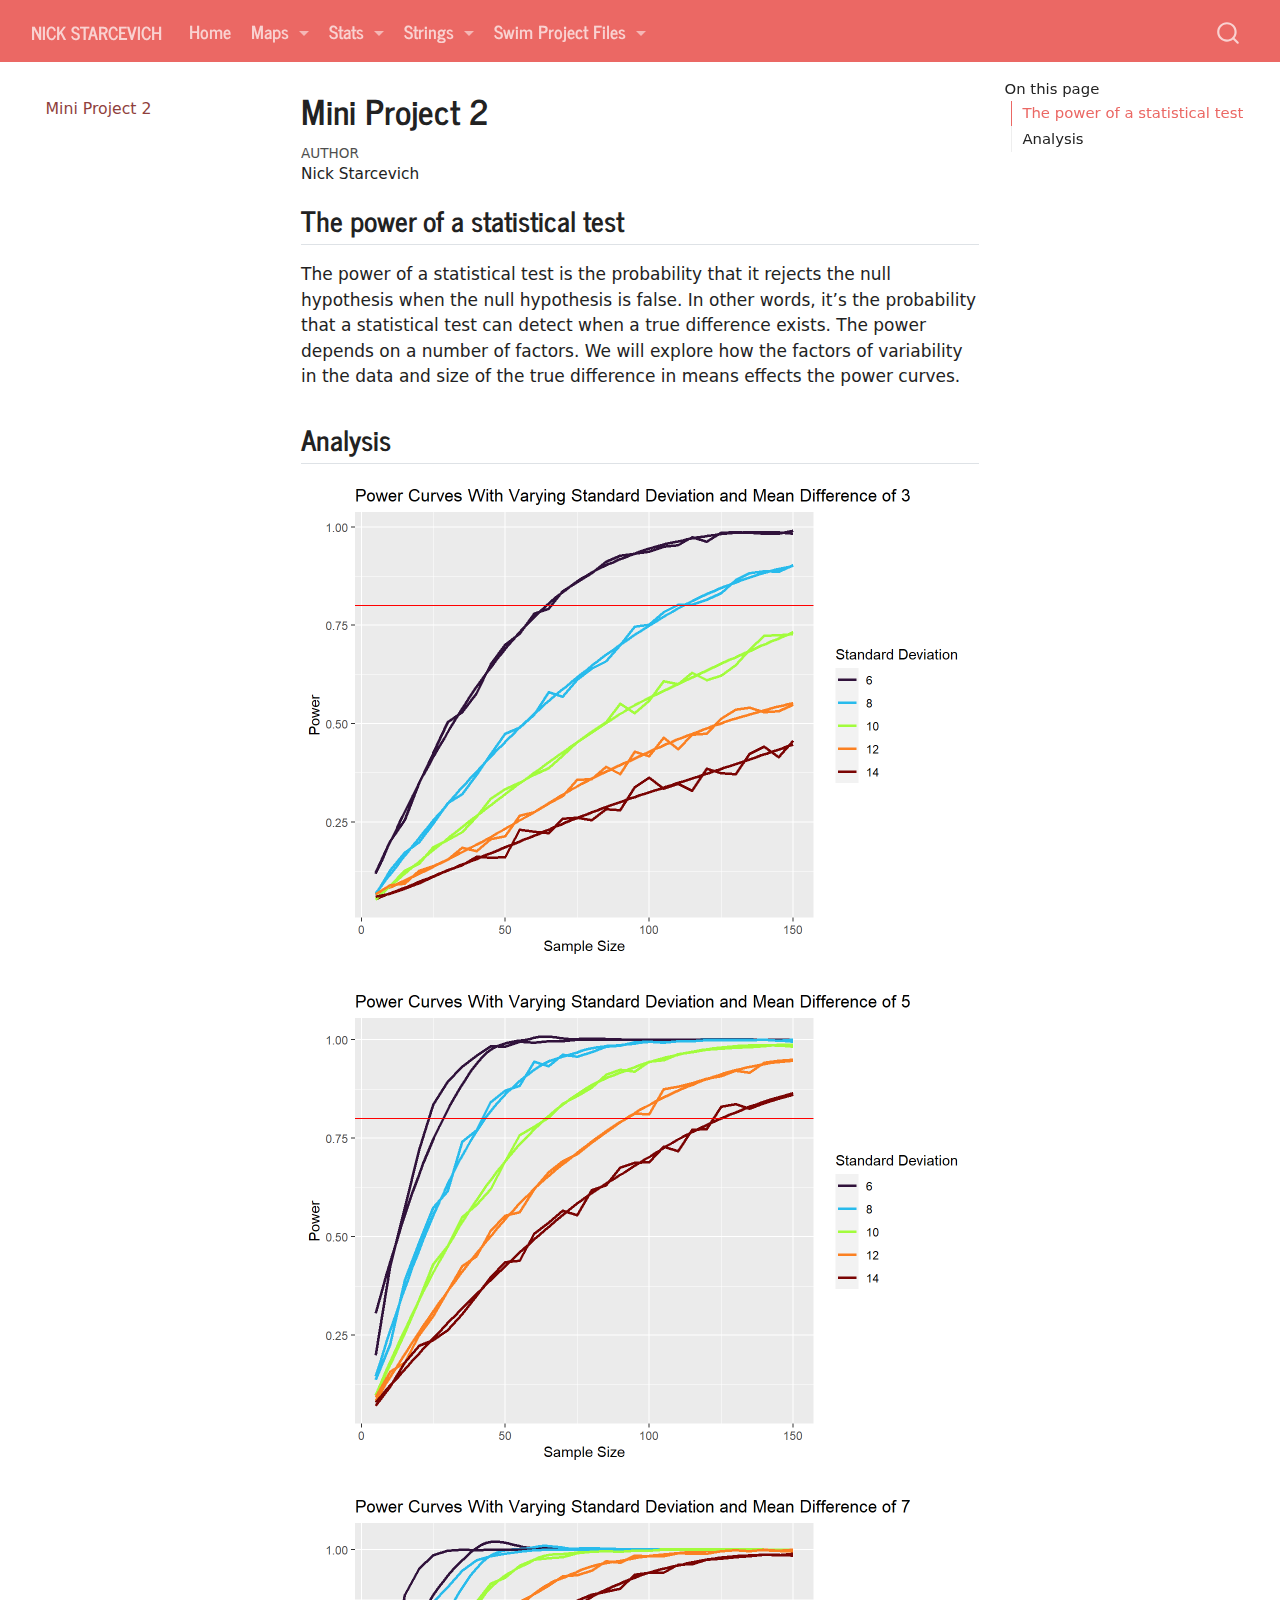
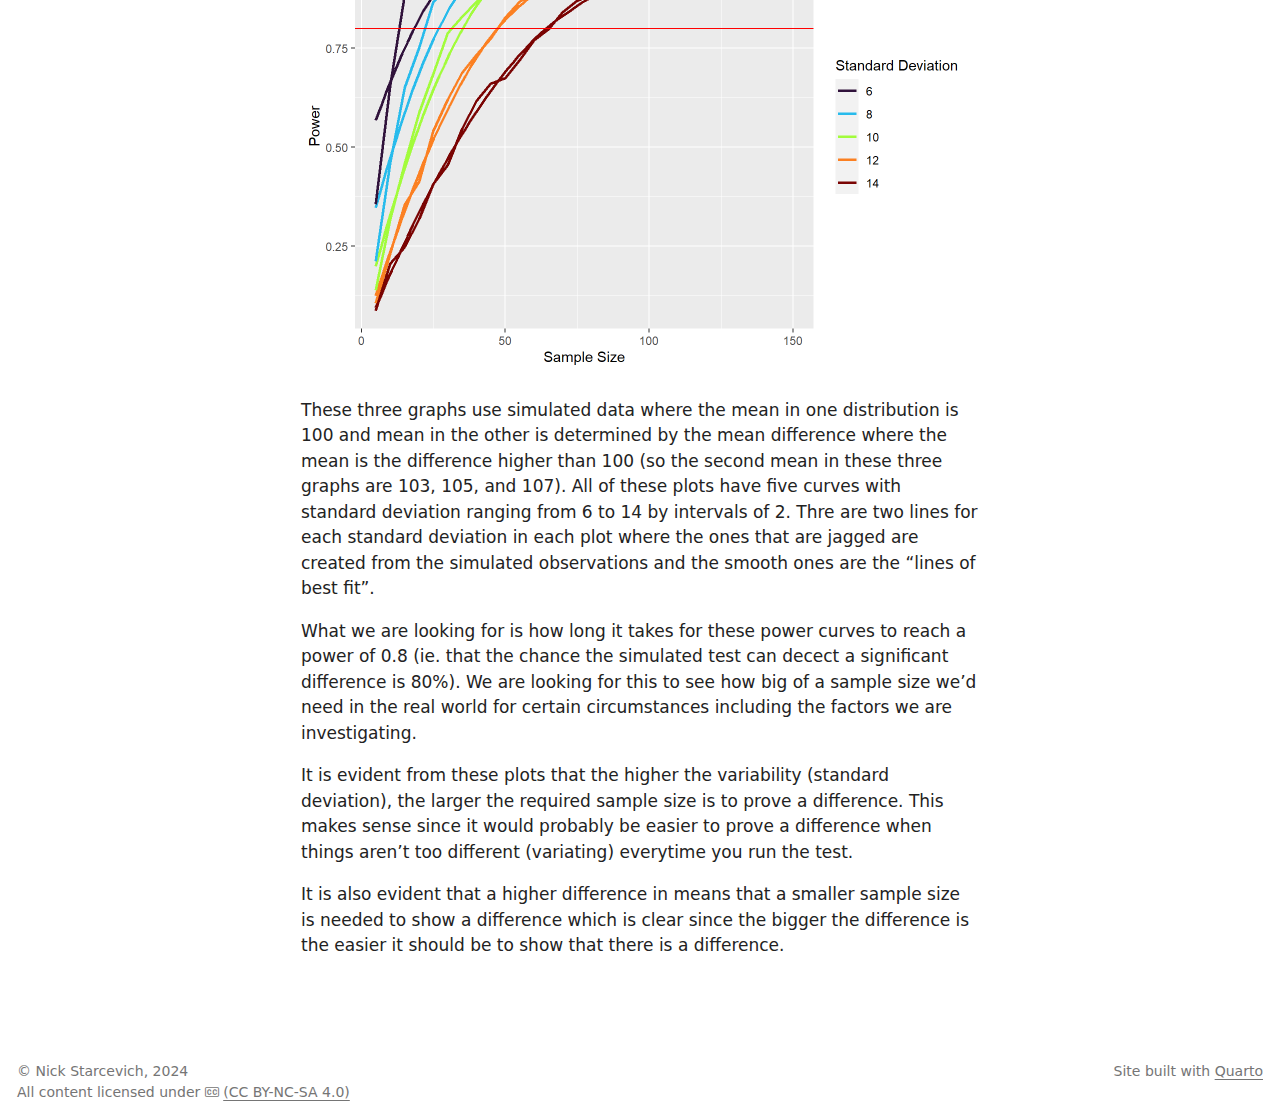
<file: docs/stat_project.html>
<!DOCTYPE html>
<html xmlns="http://www.w3.org/1999/xhtml" lang="en" xml:lang="en"><head>

<meta charset="utf-8">
<meta name="generator" content="quarto-1.4.555">

<meta name="viewport" content="width=device-width, initial-scale=1.0, user-scalable=yes">

<meta name="author" content="Nick Starcevich">

<title>Nick Starcevich - Mini Project 2</title>
<style>
code{white-space: pre-wrap;}
span.smallcaps{font-variant: small-caps;}
div.columns{display: flex; gap: min(4vw, 1.5em);}
div.column{flex: auto; overflow-x: auto;}
div.hanging-indent{margin-left: 1.5em; text-indent: -1.5em;}
ul.task-list{list-style: none;}
ul.task-list li input[type="checkbox"] {
  width: 0.8em;
  margin: 0 0.8em 0.2em -1em; /* quarto-specific, see https://github.com/quarto-dev/quarto-cli/issues/4556 */ 
  vertical-align: middle;
}
</style>


<script src="site_libs/quarto-nav/quarto-nav.js"></script>
<script src="site_libs/quarto-nav/headroom.min.js"></script>
<script src="site_libs/clipboard/clipboard.min.js"></script>
<script src="site_libs/quarto-search/autocomplete.umd.js"></script>
<script src="site_libs/quarto-search/fuse.min.js"></script>
<script src="site_libs/quarto-search/quarto-search.js"></script>
<meta name="quarto:offset" content="./">
<script src="site_libs/quarto-html/quarto.js"></script>
<script src="site_libs/quarto-html/popper.min.js"></script>
<script src="site_libs/quarto-html/tippy.umd.min.js"></script>
<script src="site_libs/quarto-html/anchor.min.js"></script>
<link href="site_libs/quarto-html/tippy.css" rel="stylesheet">
<link href="site_libs/quarto-html/quarto-syntax-highlighting.css" rel="stylesheet" id="quarto-text-highlighting-styles">
<script src="site_libs/bootstrap/bootstrap.min.js"></script>
<link href="site_libs/bootstrap/bootstrap-icons.css" rel="stylesheet">
<link href="site_libs/bootstrap/bootstrap.min.css" rel="stylesheet" id="quarto-bootstrap" data-mode="light">
<script id="quarto-search-options" type="application/json">{
  "location": "navbar",
  "copy-button": false,
  "collapse-after": 3,
  "panel-placement": "end",
  "type": "overlay",
  "limit": 50,
  "keyboard-shortcut": [
    "f",
    "/",
    "s"
  ],
  "show-item-context": false,
  "language": {
    "search-no-results-text": "No results",
    "search-matching-documents-text": "matching documents",
    "search-copy-link-title": "Copy link to search",
    "search-hide-matches-text": "Hide additional matches",
    "search-more-match-text": "more match in this document",
    "search-more-matches-text": "more matches in this document",
    "search-clear-button-title": "Clear",
    "search-text-placeholder": "",
    "search-detached-cancel-button-title": "Cancel",
    "search-submit-button-title": "Submit",
    "search-label": "Search"
  }
}</script>


<link rel="stylesheet" href="styles.css">
</head>

<body class="nav-sidebar floating nav-fixed">

<div id="quarto-search-results"></div>
  <header id="quarto-header" class="headroom fixed-top">
    <nav class="navbar navbar-expand-lg " data-bs-theme="dark">
      <div class="navbar-container container-fluid">
      <div class="navbar-brand-container mx-auto">
    <a class="navbar-brand" href="./index.html">
    <span class="navbar-title">Nick Starcevich</span>
    </a>
  </div>
            <div id="quarto-search" class="" title="Search"></div>
          <button class="navbar-toggler" type="button" data-bs-toggle="collapse" data-bs-target="#navbarCollapse" aria-controls="navbarCollapse" aria-expanded="false" aria-label="Toggle navigation" onclick="if (window.quartoToggleHeadroom) { window.quartoToggleHeadroom(); }">
  <span class="navbar-toggler-icon"></span>
</button>
          <div class="collapse navbar-collapse" id="navbarCollapse">
            <ul class="navbar-nav navbar-nav-scroll me-auto">
  <li class="nav-item">
    <a class="nav-link" href="./index.html"> 
<span class="menu-text">Home</span></a>
  </li>  
  <li class="nav-item dropdown ">
    <a class="nav-link dropdown-toggle" href="#" id="nav-menu-maps" role="button" data-bs-toggle="dropdown" aria-expanded="false">
 <span class="menu-text">Maps</span>
    </a>
    <ul class="dropdown-menu" aria-labelledby="nav-menu-maps">    
        <li>
    <a class="dropdown-item" href="./part1.html">
 <span class="dropdown-text">US States</span></a>
  </li>  
        <li>
    <a class="dropdown-item" href="./part2.html">
 <span class="dropdown-text">Wisconsin Districts</span></a>
  </li>  
    </ul>
  </li>
  <li class="nav-item dropdown ">
    <a class="nav-link dropdown-toggle" href="#" id="nav-menu-stats" role="button" data-bs-toggle="dropdown" aria-expanded="false">
 <span class="menu-text">Stats</span>
    </a>
    <ul class="dropdown-menu" aria-labelledby="nav-menu-stats">    
        <li>
    <a class="dropdown-item" href="./stat_project.html">
 <span class="dropdown-text">Mini Project 2</span></a>
  </li>  
    </ul>
  </li>
  <li class="nav-item dropdown ">
    <a class="nav-link dropdown-toggle" href="#" id="nav-menu-strings" role="button" data-bs-toggle="dropdown" aria-expanded="false">
 <span class="menu-text">Strings</span>
    </a>
    <ul class="dropdown-menu" aria-labelledby="nav-menu-strings">    
        <li>
    <a class="dropdown-item" href="./nyt_sentiment_analysis.html">
 <span class="dropdown-text">Mini Project Part 3</span></a>
  </li>  
    </ul>
  </li>
  <li class="nav-item dropdown ">
    <a class="nav-link dropdown-toggle" href="#" id="nav-menu-swim-project-files" role="button" data-bs-toggle="dropdown" aria-expanded="false">
 <span class="menu-text">Swim Project Files</span>
    </a>
    <ul class="dropdown-menu" aria-labelledby="nav-menu-swim-project-files">    
        <li>
    <a class="dropdown-item" href="./record_history_2.pdf">
 <span class="dropdown-text"></span></a>
  </li>  
        <li>
    <a class="dropdown-item" href="./methods_and_calculations.pdf">
 <span class="dropdown-text"></span></a>
  </li>  
    </ul>
  </li>
</ul>
          </div> <!-- /navcollapse -->
          <div class="quarto-navbar-tools">
</div>
      </div> <!-- /container-fluid -->
    </nav>
  <nav class="quarto-secondary-nav">
    <div class="container-fluid d-flex">
      <button type="button" class="quarto-btn-toggle btn" data-bs-toggle="collapse" data-bs-target=".quarto-sidebar-collapse-item" aria-controls="quarto-sidebar" aria-expanded="false" aria-label="Toggle sidebar navigation" onclick="if (window.quartoToggleHeadroom) { window.quartoToggleHeadroom(); }">
        <i class="bi bi-layout-text-sidebar-reverse"></i>
      </button>
        <nav class="quarto-page-breadcrumbs" aria-label="breadcrumb"><ol class="breadcrumb"><li class="breadcrumb-item"><a href="./stat_project.html">Mini Project 2</a></li></ol></nav>
        <a class="flex-grow-1" role="button" data-bs-toggle="collapse" data-bs-target=".quarto-sidebar-collapse-item" aria-controls="quarto-sidebar" aria-expanded="false" aria-label="Toggle sidebar navigation" onclick="if (window.quartoToggleHeadroom) { window.quartoToggleHeadroom(); }">      
        </a>
    </div>
  </nav>
</header>
<!-- content -->
<div id="quarto-content" class="quarto-container page-columns page-rows-contents page-layout-article page-navbar">
<!-- sidebar -->
  <nav id="quarto-sidebar" class="sidebar collapse collapse-horizontal quarto-sidebar-collapse-item sidebar-navigation floating overflow-auto">
    <div class="sidebar-menu-container"> 
    <ul class="list-unstyled mt-1">
        <li class="sidebar-item">
  <div class="sidebar-item-container"> 
  <a href="./stat_project.html" class="sidebar-item-text sidebar-link active">
 <span class="menu-text">Mini Project 2</span></a>
  </div>
</li>
    </ul>
    </div>
</nav>
<div id="quarto-sidebar-glass" class="quarto-sidebar-collapse-item" data-bs-toggle="collapse" data-bs-target=".quarto-sidebar-collapse-item"></div>
<!-- margin-sidebar -->
    <div id="quarto-margin-sidebar" class="sidebar margin-sidebar">
        <nav id="TOC" role="doc-toc" class="toc-active">
    <h2 id="toc-title">On this page</h2>
   
  <ul>
  <li><a href="#the-power-of-a-statistical-test" id="toc-the-power-of-a-statistical-test" class="nav-link active" data-scroll-target="#the-power-of-a-statistical-test">The power of a statistical test</a></li>
  <li><a href="#analysis" id="toc-analysis" class="nav-link" data-scroll-target="#analysis">Analysis</a></li>
  </ul>
</nav>
    </div>
<!-- main -->
<main class="content" id="quarto-document-content">

<header id="title-block-header" class="quarto-title-block default">
<div class="quarto-title">
<h1 class="title">Mini Project 2</h1>
</div>



<div class="quarto-title-meta">

    <div>
    <div class="quarto-title-meta-heading">Author</div>
    <div class="quarto-title-meta-contents">
             <p>Nick Starcevich </p>
          </div>
  </div>
    
  
    
  </div>
  


</header>


<section id="the-power-of-a-statistical-test" class="level2">
<h2 class="anchored" data-anchor-id="the-power-of-a-statistical-test">The power of a statistical test</h2>
<p>The power of a statistical test is the probability that it rejects the null hypothesis when the null hypothesis is false. In other words, it’s the probability that a statistical test can detect when a true difference exists. The power depends on a number of factors. We will explore how the factors of variability in the data and size of the true difference in means effects the power curves.</p>
</section>
<section id="analysis" class="level2">
<h2 class="anchored" data-anchor-id="analysis">Analysis</h2>
<div class="cell">
<div class="cell-output-display">
<div>
<figure class="figure">
<p><img src="stat_project_files/figure-html/unnamed-chunk-3-1.png" class="img-fluid figure-img" width="672"></p>
</figure>
</div>
</div>
</div>
<div class="cell">
<div class="cell-output-display">
<div>
<figure class="figure">
<p><img src="stat_project_files/figure-html/unnamed-chunk-4-1.png" class="img-fluid figure-img" width="672"></p>
</figure>
</div>
</div>
</div>
<div class="cell">
<div class="cell-output-display">
<div>
<figure class="figure">
<p><img src="stat_project_files/figure-html/unnamed-chunk-5-1.png" class="img-fluid figure-img" width="672"></p>
</figure>
</div>
</div>
</div>
<p>These three graphs use simulated data where the mean in one distribution is 100 and mean in the other is determined by the mean difference where the mean is the difference higher than 100 (so the second mean in these three graphs are 103, 105, and 107). All of these plots have five curves with standard deviation ranging from 6 to 14 by intervals of 2. Thre are two lines for each standard deviation in each plot where the ones that are jagged are created from the simulated observations and the smooth ones are the “lines of best fit”.</p>
<p>What we are looking for is how long it takes for these power curves to reach a power of 0.8 (ie. that the chance the simulated test can decect a significant difference is 80%). We are looking for this to see how big of a sample size we’d need in the real world for certain circumstances including the factors we are investigating.</p>
<p>It is evident from these plots that the higher the variability (standard deviation), the larger the required sample size is to prove a difference. This makes sense since it would probably be easier to prove a difference when things aren’t too different (variating) everytime you run the test.</p>
<p>It is also evident that a higher difference in means that a smaller sample size is needed to show a difference which is clear since the bigger the difference is the easier it should be to show that there is a difference.</p>


</section>

</main> <!-- /main -->
<script id="quarto-html-after-body" type="application/javascript">
window.document.addEventListener("DOMContentLoaded", function (event) {
  const toggleBodyColorMode = (bsSheetEl) => {
    const mode = bsSheetEl.getAttribute("data-mode");
    const bodyEl = window.document.querySelector("body");
    if (mode === "dark") {
      bodyEl.classList.add("quarto-dark");
      bodyEl.classList.remove("quarto-light");
    } else {
      bodyEl.classList.add("quarto-light");
      bodyEl.classList.remove("quarto-dark");
    }
  }
  const toggleBodyColorPrimary = () => {
    const bsSheetEl = window.document.querySelector("link#quarto-bootstrap");
    if (bsSheetEl) {
      toggleBodyColorMode(bsSheetEl);
    }
  }
  toggleBodyColorPrimary();  
  const icon = "";
  const anchorJS = new window.AnchorJS();
  anchorJS.options = {
    placement: 'right',
    icon: icon
  };
  anchorJS.add('.anchored');
  const isCodeAnnotation = (el) => {
    for (const clz of el.classList) {
      if (clz.startsWith('code-annotation-')) {                     
        return true;
      }
    }
    return false;
  }
  const clipboard = new window.ClipboardJS('.code-copy-button', {
    text: function(trigger) {
      const codeEl = trigger.previousElementSibling.cloneNode(true);
      for (const childEl of codeEl.children) {
        if (isCodeAnnotation(childEl)) {
          childEl.remove();
        }
      }
      return codeEl.innerText;
    }
  });
  clipboard.on('success', function(e) {
    // button target
    const button = e.trigger;
    // don't keep focus
    button.blur();
    // flash "checked"
    button.classList.add('code-copy-button-checked');
    var currentTitle = button.getAttribute("title");
    button.setAttribute("title", "Copied!");
    let tooltip;
    if (window.bootstrap) {
      button.setAttribute("data-bs-toggle", "tooltip");
      button.setAttribute("data-bs-placement", "left");
      button.setAttribute("data-bs-title", "Copied!");
      tooltip = new bootstrap.Tooltip(button, 
        { trigger: "manual", 
          customClass: "code-copy-button-tooltip",
          offset: [0, -8]});
      tooltip.show();    
    }
    setTimeout(function() {
      if (tooltip) {
        tooltip.hide();
        button.removeAttribute("data-bs-title");
        button.removeAttribute("data-bs-toggle");
        button.removeAttribute("data-bs-placement");
      }
      button.setAttribute("title", currentTitle);
      button.classList.remove('code-copy-button-checked');
    }, 1000);
    // clear code selection
    e.clearSelection();
  });
    var localhostRegex = new RegExp(/^(?:http|https):\/\/localhost\:?[0-9]*\//);
    var mailtoRegex = new RegExp(/^mailto:/);
      var filterRegex = new RegExp('/' + window.location.host + '/');
    var isInternal = (href) => {
        return filterRegex.test(href) || localhostRegex.test(href) || mailtoRegex.test(href);
    }
    // Inspect non-navigation links and adorn them if external
 	var links = window.document.querySelectorAll('a[href]:not(.nav-link):not(.navbar-brand):not(.toc-action):not(.sidebar-link):not(.sidebar-item-toggle):not(.pagination-link):not(.no-external):not([aria-hidden]):not(.dropdown-item):not(.quarto-navigation-tool)');
    for (var i=0; i<links.length; i++) {
      const link = links[i];
      if (!isInternal(link.href)) {
        // undo the damage that might have been done by quarto-nav.js in the case of
        // links that we want to consider external
        if (link.dataset.originalHref !== undefined) {
          link.href = link.dataset.originalHref;
        }
      }
    }
  function tippyHover(el, contentFn, onTriggerFn, onUntriggerFn) {
    const config = {
      allowHTML: true,
      maxWidth: 500,
      delay: 100,
      arrow: false,
      appendTo: function(el) {
          return el.parentElement;
      },
      interactive: true,
      interactiveBorder: 10,
      theme: 'quarto',
      placement: 'bottom-start',
    };
    if (contentFn) {
      config.content = contentFn;
    }
    if (onTriggerFn) {
      config.onTrigger = onTriggerFn;
    }
    if (onUntriggerFn) {
      config.onUntrigger = onUntriggerFn;
    }
    window.tippy(el, config); 
  }
  const noterefs = window.document.querySelectorAll('a[role="doc-noteref"]');
  for (var i=0; i<noterefs.length; i++) {
    const ref = noterefs[i];
    tippyHover(ref, function() {
      // use id or data attribute instead here
      let href = ref.getAttribute('data-footnote-href') || ref.getAttribute('href');
      try { href = new URL(href).hash; } catch {}
      const id = href.replace(/^#\/?/, "");
      const note = window.document.getElementById(id);
      if (note) {
        return note.innerHTML;
      } else {
        return "";
      }
    });
  }
  const xrefs = window.document.querySelectorAll('a.quarto-xref');
  const processXRef = (id, note) => {
    // Strip column container classes
    const stripColumnClz = (el) => {
      el.classList.remove("page-full", "page-columns");
      if (el.children) {
        for (const child of el.children) {
          stripColumnClz(child);
        }
      }
    }
    stripColumnClz(note)
    if (id === null || id.startsWith('sec-')) {
      // Special case sections, only their first couple elements
      const container = document.createElement("div");
      if (note.children && note.children.length > 2) {
        container.appendChild(note.children[0].cloneNode(true));
        for (let i = 1; i < note.children.length; i++) {
          const child = note.children[i];
          if (child.tagName === "P" && child.innerText === "") {
            continue;
          } else {
            container.appendChild(child.cloneNode(true));
            break;
          }
        }
        if (window.Quarto?.typesetMath) {
          window.Quarto.typesetMath(container);
        }
        return container.innerHTML
      } else {
        if (window.Quarto?.typesetMath) {
          window.Quarto.typesetMath(note);
        }
        return note.innerHTML;
      }
    } else {
      // Remove any anchor links if they are present
      const anchorLink = note.querySelector('a.anchorjs-link');
      if (anchorLink) {
        anchorLink.remove();
      }
      if (window.Quarto?.typesetMath) {
        window.Quarto.typesetMath(note);
      }
      // TODO in 1.5, we should make sure this works without a callout special case
      if (note.classList.contains("callout")) {
        return note.outerHTML;
      } else {
        return note.innerHTML;
      }
    }
  }
  for (var i=0; i<xrefs.length; i++) {
    const xref = xrefs[i];
    tippyHover(xref, undefined, function(instance) {
      instance.disable();
      let url = xref.getAttribute('href');
      let hash = undefined; 
      if (url.startsWith('#')) {
        hash = url;
      } else {
        try { hash = new URL(url).hash; } catch {}
      }
      if (hash) {
        const id = hash.replace(/^#\/?/, "");
        const note = window.document.getElementById(id);
        if (note !== null) {
          try {
            const html = processXRef(id, note.cloneNode(true));
            instance.setContent(html);
          } finally {
            instance.enable();
            instance.show();
          }
        } else {
          // See if we can fetch this
          fetch(url.split('#')[0])
          .then(res => res.text())
          .then(html => {
            const parser = new DOMParser();
            const htmlDoc = parser.parseFromString(html, "text/html");
            const note = htmlDoc.getElementById(id);
            if (note !== null) {
              const html = processXRef(id, note);
              instance.setContent(html);
            } 
          }).finally(() => {
            instance.enable();
            instance.show();
          });
        }
      } else {
        // See if we can fetch a full url (with no hash to target)
        // This is a special case and we should probably do some content thinning / targeting
        fetch(url)
        .then(res => res.text())
        .then(html => {
          const parser = new DOMParser();
          const htmlDoc = parser.parseFromString(html, "text/html");
          const note = htmlDoc.querySelector('main.content');
          if (note !== null) {
            // This should only happen for chapter cross references
            // (since there is no id in the URL)
            // remove the first header
            if (note.children.length > 0 && note.children[0].tagName === "HEADER") {
              note.children[0].remove();
            }
            const html = processXRef(null, note);
            instance.setContent(html);
          } 
        }).finally(() => {
          instance.enable();
          instance.show();
        });
      }
    }, function(instance) {
    });
  }
      let selectedAnnoteEl;
      const selectorForAnnotation = ( cell, annotation) => {
        let cellAttr = 'data-code-cell="' + cell + '"';
        let lineAttr = 'data-code-annotation="' +  annotation + '"';
        const selector = 'span[' + cellAttr + '][' + lineAttr + ']';
        return selector;
      }
      const selectCodeLines = (annoteEl) => {
        const doc = window.document;
        const targetCell = annoteEl.getAttribute("data-target-cell");
        const targetAnnotation = annoteEl.getAttribute("data-target-annotation");
        const annoteSpan = window.document.querySelector(selectorForAnnotation(targetCell, targetAnnotation));
        const lines = annoteSpan.getAttribute("data-code-lines").split(",");
        const lineIds = lines.map((line) => {
          return targetCell + "-" + line;
        })
        let top = null;
        let height = null;
        let parent = null;
        if (lineIds.length > 0) {
            //compute the position of the single el (top and bottom and make a div)
            const el = window.document.getElementById(lineIds[0]);
            top = el.offsetTop;
            height = el.offsetHeight;
            parent = el.parentElement.parentElement;
          if (lineIds.length > 1) {
            const lastEl = window.document.getElementById(lineIds[lineIds.length - 1]);
            const bottom = lastEl.offsetTop + lastEl.offsetHeight;
            height = bottom - top;
          }
          if (top !== null && height !== null && parent !== null) {
            // cook up a div (if necessary) and position it 
            let div = window.document.getElementById("code-annotation-line-highlight");
            if (div === null) {
              div = window.document.createElement("div");
              div.setAttribute("id", "code-annotation-line-highlight");
              div.style.position = 'absolute';
              parent.appendChild(div);
            }
            div.style.top = top - 2 + "px";
            div.style.height = height + 4 + "px";
            div.style.left = 0;
            let gutterDiv = window.document.getElementById("code-annotation-line-highlight-gutter");
            if (gutterDiv === null) {
              gutterDiv = window.document.createElement("div");
              gutterDiv.setAttribute("id", "code-annotation-line-highlight-gutter");
              gutterDiv.style.position = 'absolute';
              const codeCell = window.document.getElementById(targetCell);
              const gutter = codeCell.querySelector('.code-annotation-gutter');
              gutter.appendChild(gutterDiv);
            }
            gutterDiv.style.top = top - 2 + "px";
            gutterDiv.style.height = height + 4 + "px";
          }
          selectedAnnoteEl = annoteEl;
        }
      };
      const unselectCodeLines = () => {
        const elementsIds = ["code-annotation-line-highlight", "code-annotation-line-highlight-gutter"];
        elementsIds.forEach((elId) => {
          const div = window.document.getElementById(elId);
          if (div) {
            div.remove();
          }
        });
        selectedAnnoteEl = undefined;
      };
        // Handle positioning of the toggle
    window.addEventListener(
      "resize",
      throttle(() => {
        elRect = undefined;
        if (selectedAnnoteEl) {
          selectCodeLines(selectedAnnoteEl);
        }
      }, 10)
    );
    function throttle(fn, ms) {
    let throttle = false;
    let timer;
      return (...args) => {
        if(!throttle) { // first call gets through
            fn.apply(this, args);
            throttle = true;
        } else { // all the others get throttled
            if(timer) clearTimeout(timer); // cancel #2
            timer = setTimeout(() => {
              fn.apply(this, args);
              timer = throttle = false;
            }, ms);
        }
      };
    }
      // Attach click handler to the DT
      const annoteDls = window.document.querySelectorAll('dt[data-target-cell]');
      for (const annoteDlNode of annoteDls) {
        annoteDlNode.addEventListener('click', (event) => {
          const clickedEl = event.target;
          if (clickedEl !== selectedAnnoteEl) {
            unselectCodeLines();
            const activeEl = window.document.querySelector('dt[data-target-cell].code-annotation-active');
            if (activeEl) {
              activeEl.classList.remove('code-annotation-active');
            }
            selectCodeLines(clickedEl);
            clickedEl.classList.add('code-annotation-active');
          } else {
            // Unselect the line
            unselectCodeLines();
            clickedEl.classList.remove('code-annotation-active');
          }
        });
      }
  const findCites = (el) => {
    const parentEl = el.parentElement;
    if (parentEl) {
      const cites = parentEl.dataset.cites;
      if (cites) {
        return {
          el,
          cites: cites.split(' ')
        };
      } else {
        return findCites(el.parentElement)
      }
    } else {
      return undefined;
    }
  };
  var bibliorefs = window.document.querySelectorAll('a[role="doc-biblioref"]');
  for (var i=0; i<bibliorefs.length; i++) {
    const ref = bibliorefs[i];
    const citeInfo = findCites(ref);
    if (citeInfo) {
      tippyHover(citeInfo.el, function() {
        var popup = window.document.createElement('div');
        citeInfo.cites.forEach(function(cite) {
          var citeDiv = window.document.createElement('div');
          citeDiv.classList.add('hanging-indent');
          citeDiv.classList.add('csl-entry');
          var biblioDiv = window.document.getElementById('ref-' + cite);
          if (biblioDiv) {
            citeDiv.innerHTML = biblioDiv.innerHTML;
          }
          popup.appendChild(citeDiv);
        });
        return popup.innerHTML;
      });
    }
  }
});
</script>
</div> <!-- /content -->
<footer class="footer">
  <div class="nav-footer">
    <div class="nav-footer-left">
<p>© Nick Starcevich, 2024<br> All content licensed under <i class="bi-badge-cc"></i> <a href="http://creativecommons.org/licenses/by-nc-sa/4.0/">(CC BY-NC-SA 4.0)</a></p>
</div>   
    <div class="nav-footer-center">
      &nbsp;
    </div>
    <div class="nav-footer-right">
<p>Site built with <a href="https://quarto.org/">Quarto</a></p>
</div>
  </div>
</footer>




</body></html>
</file>
<file: docs/site_libs/quarto-html/tippy.css>
.tippy-box[data-animation=fade][data-state=hidden]{opacity:0}[data-tippy-root]{max-width:calc(100vw - 10px)}.tippy-box{position:relative;background-color:#333;color:#fff;border-radius:4px;font-size:14px;line-height:1.4;white-space:normal;outline:0;transition-property:transform,visibility,opacity}.tippy-box[data-placement^=top]>.tippy-arrow{bottom:0}.tippy-box[data-placement^=top]>.tippy-arrow:before{bottom:-7px;left:0;border-width:8px 8px 0;border-top-color:initial;transform-origin:center top}.tippy-box[data-placement^=bottom]>.tippy-arrow{top:0}.tippy-box[data-placement^=bottom]>.tippy-arrow:before{top:-7px;left:0;border-width:0 8px 8px;border-bottom-color:initial;transform-origin:center bottom}.tippy-box[data-placement^=left]>.tippy-arrow{right:0}.tippy-box[data-placement^=left]>.tippy-arrow:before{border-width:8px 0 8px 8px;border-left-color:initial;right:-7px;transform-origin:center left}.tippy-box[data-placement^=right]>.tippy-arrow{left:0}.tippy-box[data-placement^=right]>.tippy-arrow:before{left:-7px;border-width:8px 8px 8px 0;border-right-color:initial;transform-origin:center right}.tippy-box[data-inertia][data-state=visible]{transition-timing-function:cubic-bezier(.54,1.5,.38,1.11)}.tippy-arrow{width:16px;height:16px;color:#333}.tippy-arrow:before{content:"";position:absolute;border-color:transparent;border-style:solid}.tippy-content{position:relative;padding:5px 9px;z-index:1}
</file>
<file: docs/site_libs/quarto-html/quarto-syntax-highlighting.css>
/* quarto syntax highlight colors */
:root {
  --quarto-hl-ot-color: #003B4F;
  --quarto-hl-at-color: #657422;
  --quarto-hl-ss-color: #20794D;
  --quarto-hl-an-color: #5E5E5E;
  --quarto-hl-fu-color: #4758AB;
  --quarto-hl-st-color: #20794D;
  --quarto-hl-cf-color: #003B4F;
  --quarto-hl-op-color: #5E5E5E;
  --quarto-hl-er-color: #AD0000;
  --quarto-hl-bn-color: #AD0000;
  --quarto-hl-al-color: #AD0000;
  --quarto-hl-va-color: #111111;
  --quarto-hl-bu-color: inherit;
  --quarto-hl-ex-color: inherit;
  --quarto-hl-pp-color: #AD0000;
  --quarto-hl-in-color: #5E5E5E;
  --quarto-hl-vs-color: #20794D;
  --quarto-hl-wa-color: #5E5E5E;
  --quarto-hl-do-color: #5E5E5E;
  --quarto-hl-im-color: #00769E;
  --quarto-hl-ch-color: #20794D;
  --quarto-hl-dt-color: #AD0000;
  --quarto-hl-fl-color: #AD0000;
  --quarto-hl-co-color: #5E5E5E;
  --quarto-hl-cv-color: #5E5E5E;
  --quarto-hl-cn-color: #8f5902;
  --quarto-hl-sc-color: #5E5E5E;
  --quarto-hl-dv-color: #AD0000;
  --quarto-hl-kw-color: #003B4F;
}

/* other quarto variables */
:root {
  --quarto-font-monospace: SFMono-Regular, Menlo, Monaco, Consolas, "Liberation Mono", "Courier New", monospace;
}

pre > code.sourceCode > span {
  color: #003B4F;
}

code span {
  color: #003B4F;
}

code.sourceCode > span {
  color: #003B4F;
}

div.sourceCode,
div.sourceCode pre.sourceCode {
  color: #003B4F;
}

code span.ot {
  color: #003B4F;
  font-style: inherit;
}

code span.at {
  color: #657422;
  font-style: inherit;
}

code span.ss {
  color: #20794D;
  font-style: inherit;
}

code span.an {
  color: #5E5E5E;
  font-style: inherit;
}

code span.fu {
  color: #4758AB;
  font-style: inherit;
}

code span.st {
  color: #20794D;
  font-style: inherit;
}

code span.cf {
  color: #003B4F;
  font-style: inherit;
}

code span.op {
  color: #5E5E5E;
  font-style: inherit;
}

code span.er {
  color: #AD0000;
  font-style: inherit;
}

code span.bn {
  color: #AD0000;
  font-style: inherit;
}

code span.al {
  color: #AD0000;
  font-style: inherit;
}

code span.va {
  color: #111111;
  font-style: inherit;
}

code span.bu {
  font-style: inherit;
}

code span.ex {
  font-style: inherit;
}

code span.pp {
  color: #AD0000;
  font-style: inherit;
}

code span.in {
  color: #5E5E5E;
  font-style: inherit;
}

code span.vs {
  color: #20794D;
  font-style: inherit;
}

code span.wa {
  color: #5E5E5E;
  font-style: italic;
}

code span.do {
  color: #5E5E5E;
  font-style: italic;
}

code span.im {
  color: #00769E;
  font-style: inherit;
}

code span.ch {
  color: #20794D;
  font-style: inherit;
}

code span.dt {
  color: #AD0000;
  font-style: inherit;
}

code span.fl {
  color: #AD0000;
  font-style: inherit;
}

code span.co {
  color: #5E5E5E;
  font-style: inherit;
}

code span.cv {
  color: #5E5E5E;
  font-style: italic;
}

code span.cn {
  color: #8f5902;
  font-style: inherit;
}

code span.sc {
  color: #5E5E5E;
  font-style: inherit;
}

code span.dv {
  color: #AD0000;
  font-style: inherit;
}

code span.kw {
  color: #003B4F;
  font-style: inherit;
}

.prevent-inlining {
  content: "</";
}

/*# sourceMappingURL=debc5d5d77c3f9108843748ff7464032.css.map */
</file>
<file: docs/styles.css>
/* css styles */
</file>
